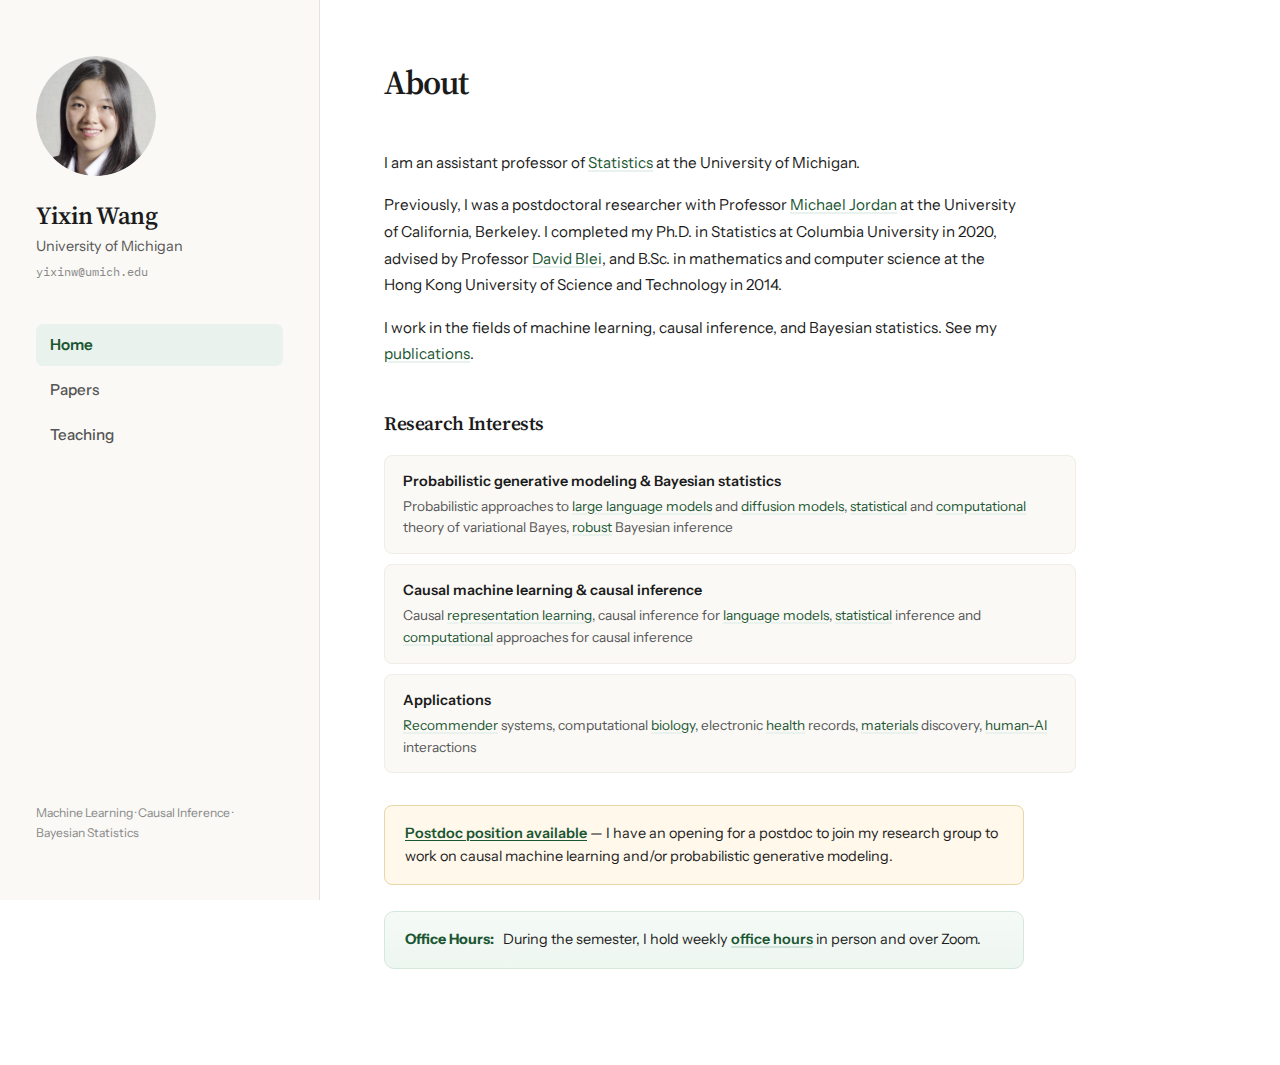
<file: index.html>
<!DOCTYPE html>
<html lang="en">
<head>
<meta charset="utf-8"/>
<meta content="width=device-width, initial-scale=1.0" name="viewport"/>
<title>Yixin Wang</title>
<link href="https://fonts.googleapis.com" rel="preconnect"/>
<link href="https://fonts.googleapis.com/css2?family=Source+Serif+4:ital,opsz,wght@0,8..60,300;0,8..60,400;0,8..60,500;0,8..60,600;1,8..60,400;1,8..60,500&amp;family=Instrument+Sans:wght@400;500;600;700&amp;family=IBM+Plex+Mono:wght@400;500&amp;display=swap" rel="stylesheet"/>
<link href="style.css" rel="stylesheet"/>
</head>
<body>
<div class="page">
<aside class="sidebar">
<img alt="Yixin Wang" class="sidebar-photo" src="https://yixinwang.github.io/img/img-profile.png"/>
<div class="sidebar-info">
<div class="sidebar-name">Yixin Wang</div>
<div class="sidebar-aff">University of Michigan</div>
<a class="sidebar-email" href="mailto:yixinw@umich.edu">yixinw@umich.edu</a>
</div>
<nav>
<a class="active" href="index.html">Home</a>
<a href="papers.html">Papers</a>
<a href="teaching.html">Teaching</a>
</nav>
<div class="sidebar-footer">Machine Learning · Causal Inference · Bayesian Statistics</div>
</aside>
<main class="main">
<h1 class="main-title">About</h1>
<div class="bio">
<p>
        I am an assistant professor of <a href="https://lsa.umich.edu/stats">Statistics</a> at the University of Michigan.
      </p>
<p>
        Previously, I was a postdoctoral researcher with Professor <a href="https://people.eecs.berkeley.edu/~jordan/">Michael Jordan</a> at the University of California, Berkeley. I completed my Ph.D. in Statistics at Columbia University in 2020, advised by Professor <a href="http://www.cs.columbia.edu/~blei/index.html">David Blei</a>, and B.Sc. in mathematics and computer science at the Hong Kong University of Science and Technology in 2014.
      </p>
<p>
        I work in the fields of machine learning, causal inference, and Bayesian statistics. See my <a href="papers.html">publications</a>.
      </p>
</div>
<h2 class="section-heading">Research Interests</h2>
<div class="interest-group">
<div class="interest-label">Probabilistic generative modeling &amp; Bayesian statistics</div>
<div class="interest-desc">
        Probabilistic approaches to <a href="https://arxiv.org/abs/2406.00131">large language models</a> and <a href="https://arxiv.org/abs/2412.13286">diffusion models</a>, <a href="https://doi.org/10.1080/01621459.2018.1473776">statistical</a> and <a href="https://arxiv.org/abs/2207.11208">computational</a> theory of variational Bayes, <a href="http://proceedings.mlr.press/v70/wang17g.html">robust</a> Bayesian inference
      </div>
</div>
<div class="interest-group">
<div class="interest-label">Causal machine learning &amp; causal inference</div>
<div class="interest-desc">
        Causal <a href="https://arxiv.org/abs/2109.03795">representation learning</a>, causal inference for <a href="https://arxiv.org/abs/2404.00207">language models</a>, <a href="https://arxiv.org/abs/2208.05949">statistical</a> inference and <a href="https://proceedings.mlr.press/v177/guo22a.html">computational</a> approaches for causal inference
      </div>
</div>
<div class="interest-group">
<div class="interest-label">Applications</div>
<div class="interest-desc">
<a href="https://dl.acm.org/doi/abs/10.1145/3383313.3412225">Recommender</a> systems, computational <a href="https://arxiv.org/abs/2202.04798">biology</a>, electronic <a href="https://arxiv.org/abs/2110.12235">health</a> records, <a href="https://arxiv.org/abs/2302.02595">materials</a> discovery, <a href="https://arxiv.org/abs/2208.07331">human-AI</a> interactions
      </div>
</div>
<div class="callout">
<strong><a href="postdoc-ad.html">Postdoc position available</a></strong> — I have an opening for a postdoc to join my research group to work on causal machine learning and/or probabilistic generative modeling.
    </div>
<p class="info-line office-hours-callout"><strong>Office Hours:</strong> During the semester, I hold weekly <a href="https://calendar.google.com/calendar/u/1?cid=Y19vcGlqcWhrZjloM2MzZHBhb2dkcGh1aHU3OEBncm91cC5jYWxlbmRhci5nb29nbGUuY29t">office hours</a> in person and over Zoom.</p>
</main>
</div>
</body>
</html>
</file>
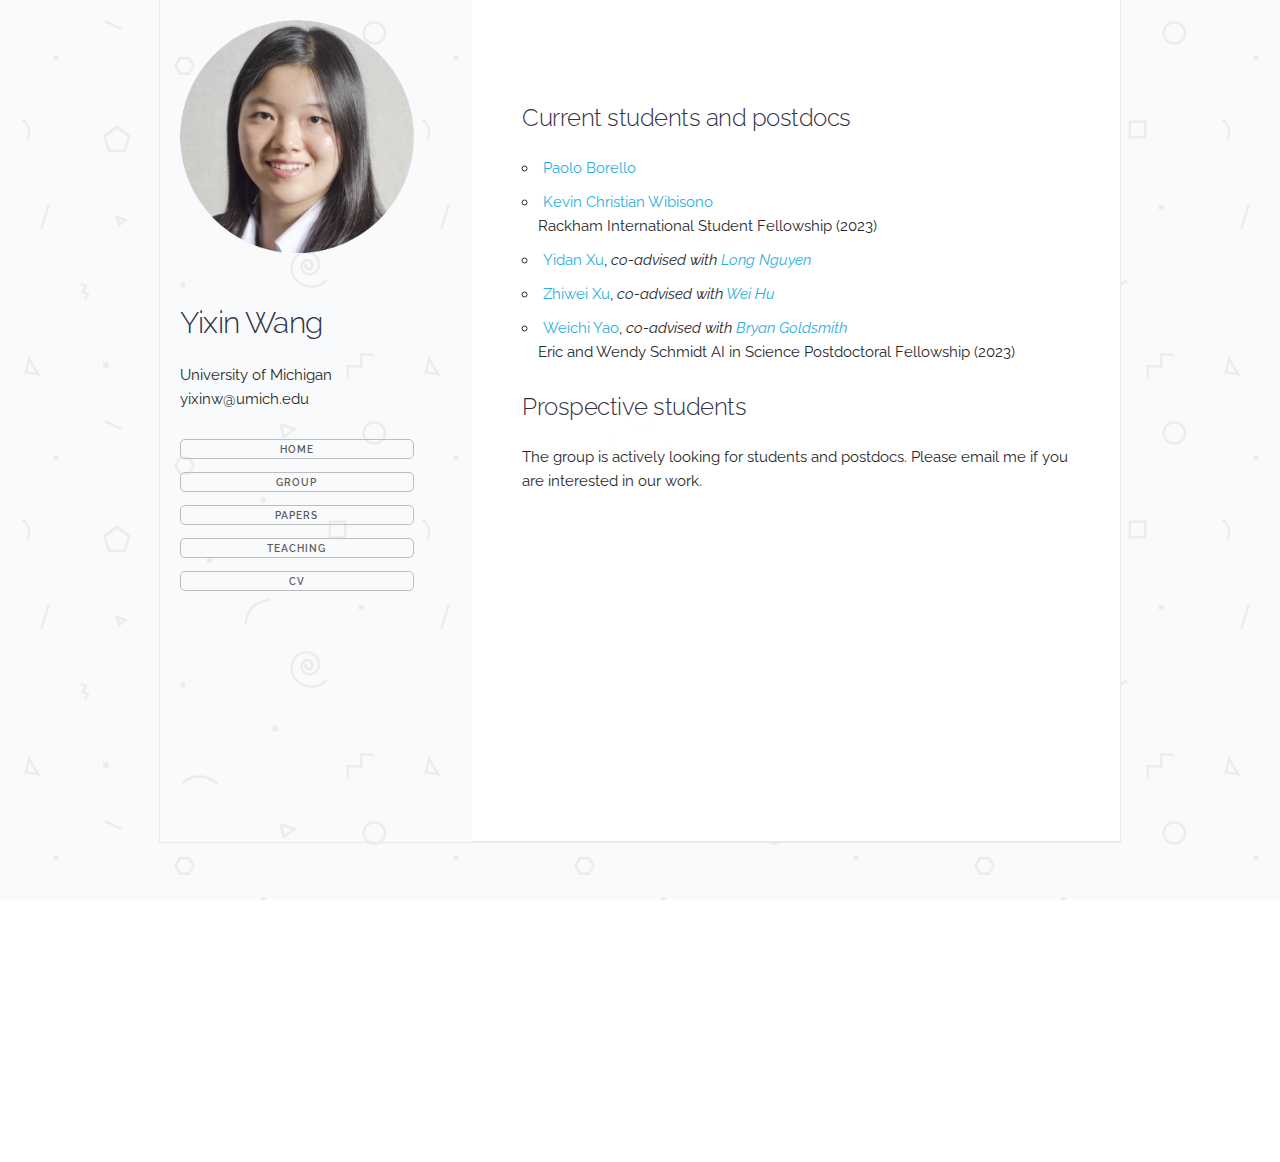
<file: group.html>
<!DOCTYPE html>
<html lang="en">
<head>
    <meta charset="utf-8">
    <meta http-equiv="X-UA-Compatible" content="IE=edge">
    <meta name="viewport" content="width=device-width, initial-scale=1">
    <!-- The above 3 meta tags *must* come first in the head; any other head content must come *after* these tags -->
    <title>Yixin Wang</title>
    <meta name="description" content="Website of Yixin Wang">
    <meta name="author" content="Yixin Wang">

    <!-- Favicon
    –––––––––––––––––––––––––––––––––––––––––––––––––– -->
    <link rel="icon" href="images/favicon.ico" type="image/x-icon" />

    <!-- FONT
    –––––––––––––––––––––––––––––––––––––––––––––––––– -->
    <link href="https://fonts.googleapis.com/css?family=Raleway:400,300,600" rel="stylesheet" type="text/css">

    <!-- font-awesome -->
    <link href="css/font-awesome.min.css" rel="stylesheet">

    <!-- Bootstrap -->
    <link href="css/bootstrap.min.css" rel="stylesheet">

    <!-- Style CSS -->
    <link href="css/style.css" rel="stylesheet">
    <link rel="stylesheet" href="css/normalize.css">
    <link rel="stylesheet" href="css/skeleton.css">


    <!-- HTML5 shim and Respond.js for IE8 support of HTML5 elements and media queries -->
    <!-- WARNING: Respond.js doesn't work if you view the page via file:// -->
    <!--[if lt IE 9]>
    <script src="https://oss.maxcdn.com/html5shiv/3.7.2/html5shiv.min.js"></script>
    <script src="https://oss.maxcdn.com/respond/1.4.2/respond.min.js"></script>
    <![endif]-->
</head>
<body id="page-top" data-spy="scroll" data-target=".navbar">
<div id="main-wrapper">
<!-- Page Preloader -->
<div id="preloader">
    <div id="status">
        <div class="status-mes"></div>
    </div>
</div>

<div class="columns-block container">
<div class="four fixedcolumns">
    <header class="header theiaStickySidebar">
        <div class="profile-img">
            <img src="img/img-profile.png" class="img-responsive" alt=""/>
        </div>
        <div class="content">
            <h4>Yixin Wang</h4>
            <!-- <span class="lead">PhD student</span> -->

            <div class="about-text">
                <p>
                    <!-- Department of Statistics -->
                    University of Michigan
                    <!-- <a href="mailto:yixin.wang@columbia.edu"> -->
                    yixinw@umich.edu
                    <!-- </a> -->
                </p>
                <p>

                </p>

                <!-- <p></p> -->
            <a class="button u-full-width" href="index.html">home</a>
            <a class="button u-full-width" href="group.html">group</a>
            <a class="button u-full-width" href="papers.html">papers</a>            
            <a class="button u-full-width" href="teaching.html">teaching</a>
            <a class="button u-full-width" href="YixinWang_CV.pdf">cv</a>
            <!-- <a class="button u-full-width" href="talks.html">talks</a> -->

                <!-- <p><img src="img/Signature.png" alt="" class="img-responsive"/></p> -->
            <!-- </div> -->


            <!-- <ul class="social-icon"> -->
<!--                 <li><a href="#"><i class="fa fa-facebook" aria-hidden="true"></i></a></li>
                <li><a href="#"><i class="fa fa-twitter" aria-hidden="true"></i></a></li> -->
                <!-- <li><a href="https://www.linkedin.com/in/yixinwangsh/"><i class="fa fa-linkedin" aria-hidden="true"></i></a></li> -->
<!--                 <li><a href="#"><i class="fa fa-slack" aria-hidden="true"></i></a></li>
                <li><a href="#"><i class="fa fa-dribbble" aria-hidden="true"></i></a></li> -->
            <!-- </ul> -->
        <!-- </div> -->

    </header>
    <!-- .header-->
</div>
<!-- .left-col-block -->


<div class="nine columns">
<div class="theiaStickySidebar">
<section class="expertise-wrapper section-wrapper gray-bg">
    <div class="container-fluid">
        <div class="row">
            <div class="col-md-12">
                <div class="section-title">
                    <p></p> <p></p>               
                    <!-- <h2>About Me</h2> -->
                </div>
            </div>
        </div>
        <!-- .row -->

        <div class="row">
            <!-- <div class="col-md-6"> -->
                <!-- <div class="expertise-item"> -->
                    <!-- <h3>Professionally drive</h3> -->
                    <p></p>



                    <h5>Current students and postdocs</h5>
                    <ul>
                        <li><a href="https://paoloborello.github.io">Paolo Borello</a>
                        </li>              
<!--                         <li><a href="https://lsa.umich.edu/stats/people/phd-students/marcbr.html">Marc Brooks</a>,  
                            <em>co-advised with <a href="https://www.ambujtewari.com">Ambuj Tewari</a></em>
                        </li>    -->             
                        <li><a href="https://k-wib.github.io">Kevin Christian Wibisono</a><br />
                            &nbsp;&nbsp;&nbsp;&nbsp;Rackham International Student Fellowship (2023)
                        </li>   
                        <li><a href="https://lsa.umich.edu/stats/people/phd-students/yidanxu.html">Yidan Xu</a>, 
                            <em>co-advised with <a href="https://dept.stat.lsa.umich.edu/~xuanlong/">Long Nguyen</a> </em>
                        </li>   
                        <li><a href="https://zhiweixx.github.io">Zhiwei Xu</a>, 
                            <em>co-advised with <a href="https://weihu.me">Wei Hu</a></em>
                        </li>   
                        <li><a href="https://midas.umich.edu/faculty-member/weichi-yao/">Weichi Yao</a>, 
                            <em>co-advised with <a href="https://cheresearch.engin.umich.edu/goldsmith/">Bryan Goldsmith</a></em><br />
                            &nbsp;&nbsp;&nbsp;&nbsp;Eric and Wendy Schmidt AI in Science Postdoctoral Fellowship (2023)
                        </li>                           
                    </ul>

                    <h5>Prospective students</h5>

                    The group is actively looking for students and postdocs. Please email me if you are interested in our work.<br /><br />



<!--                     <p>I am/was a teaching fellow at Columbia Department of Statistics for </p>
                    <ul>
                        <li>STAT W4640: Bayesian Statistics
                            <em>(Spring 2019, Spring 2016) </em>
                        </li>                        <li> STAT GR5234: Sample Surveys
                        <em>(Fall 2018, Fall 2017) </em>
                        </li>
                        <li> STAT S4001: Introduction to Probability and Statistics
                        <em>(Summer 2018) </em>
                        </li>
                        <li> STAT GR5231: Survival Analysis
                        <em>(Spring 2018) </em>
                        </li>
                        <li>STAT S4107: Statistical Inference
                            <em>(Summer 2016) </em>
                        </li>
                        <li>STAT S4105/W4105: Probability
                            <em>(Summer 2016, Fall 2014) </em>
                        </li>
                        <li>STAT S4420/W4420: Data Mining
                            <em>(Summer 2015, Fall 2015) </em>
                        </li>
                        <li>STAT W4437: Time Series Analysis
                            <em>(Spring 2015). </em>
                        </li>
                    </ul>
                    <!-- <p>I was also a coach of Theoretical Statistics for the PhD Qualifying Exam in 2016. </p> -->
 
                <!-- </div> -->
            <!-- </div> -->
        <div class="row" style="padding-bottom: 50%"> </div>
</div></section> 

<!-- <footer class="footer">
    <div class="copyright-section">
        <div class="container-fluid">
            <div class="row">
                <div class="col-md-12">
                    <div class="copytext">&copy; Resumex. All rights reserved | Design By: <a
                            href="https://themehippo.com">themehippo</a></div>
                </div>
            </div>
    </div>
</footer> -->
<!-- .footer -->
</div>
<!-- Sticky -->
</div>
<!-- .right-col-block -->
</div>
<!-- .columns-block -->
<div class="row" style="padding-bottom: 25%"> </div>
</div>
<!-- #main-wrapper -->

<!-- jquery -->
<script src="js/jquery-2.1.4.min.js"></script>

<!-- Bootstrap -->
<script src="js/bootstrap.min.js"></script>
<script src="js/theia-sticky-sidebar.js"></script>
<script src="js/scripts.js"></script>
</body>
</html>
</file>
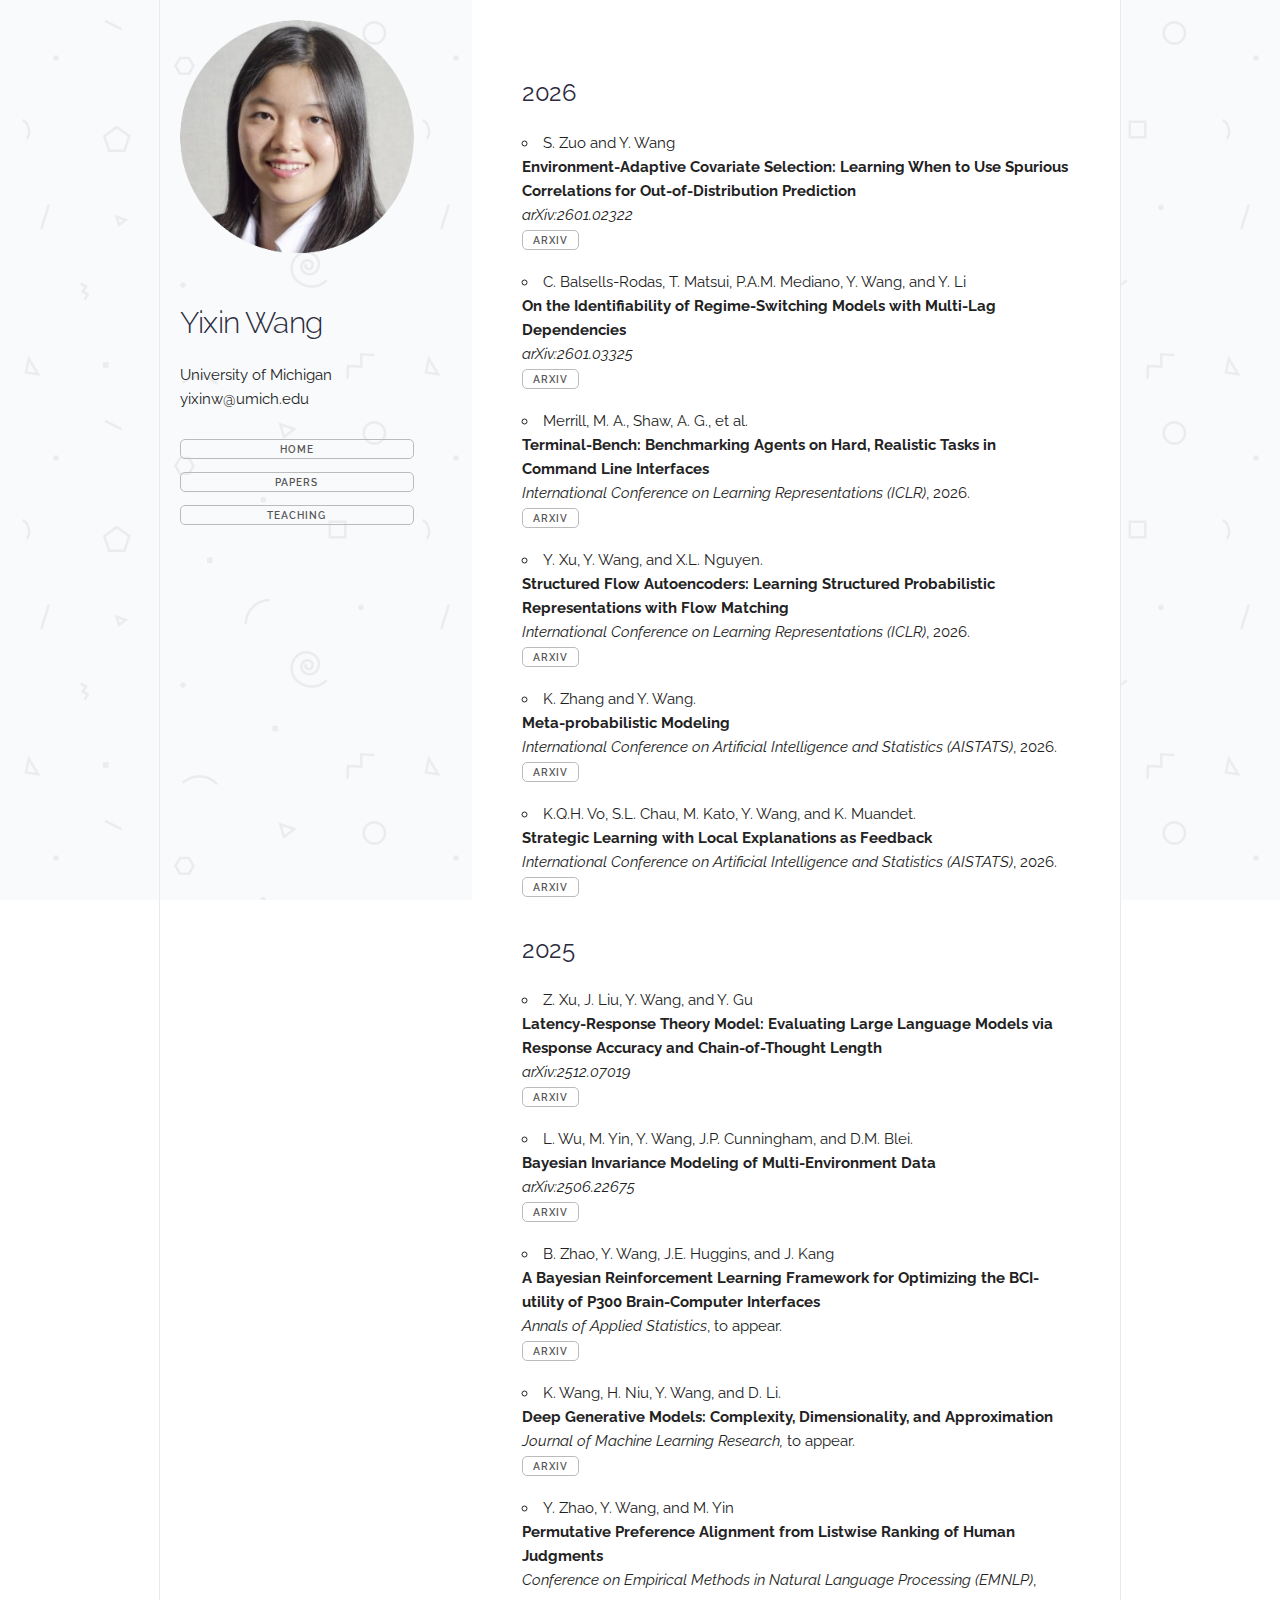
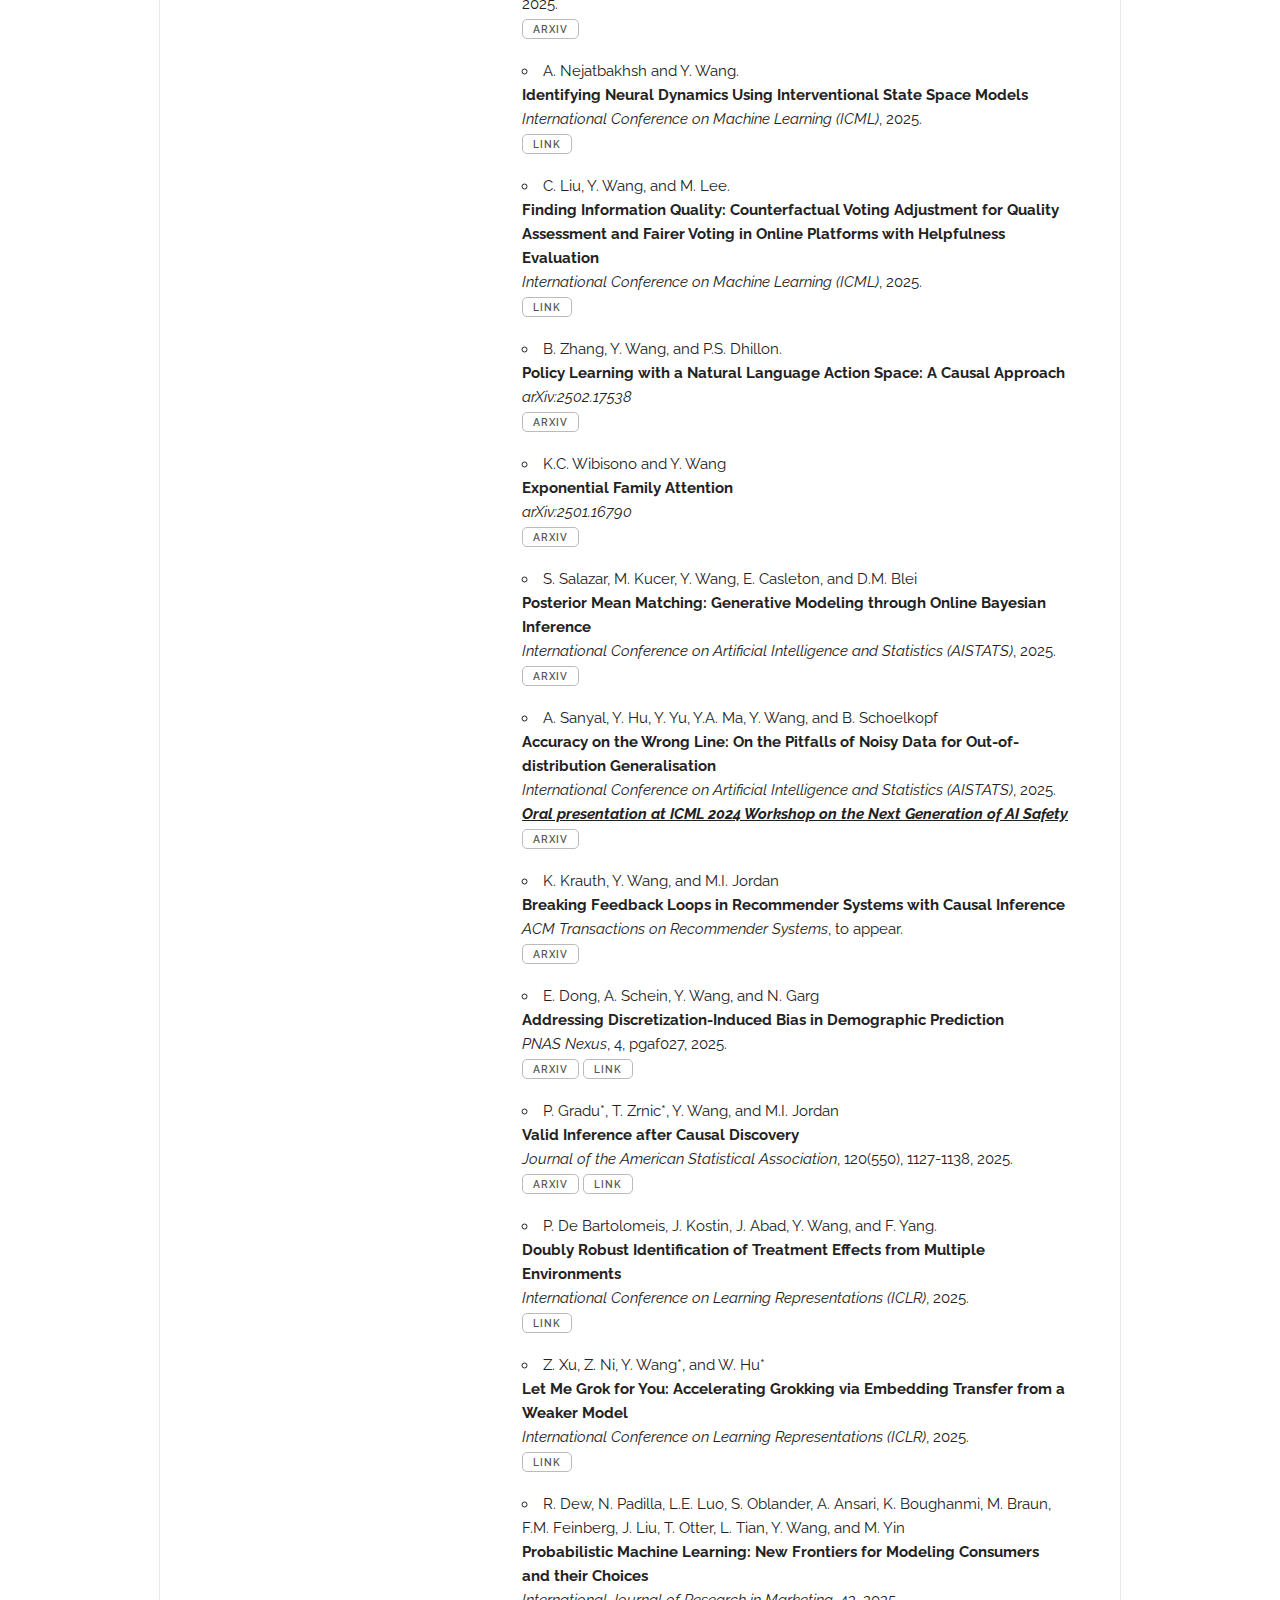
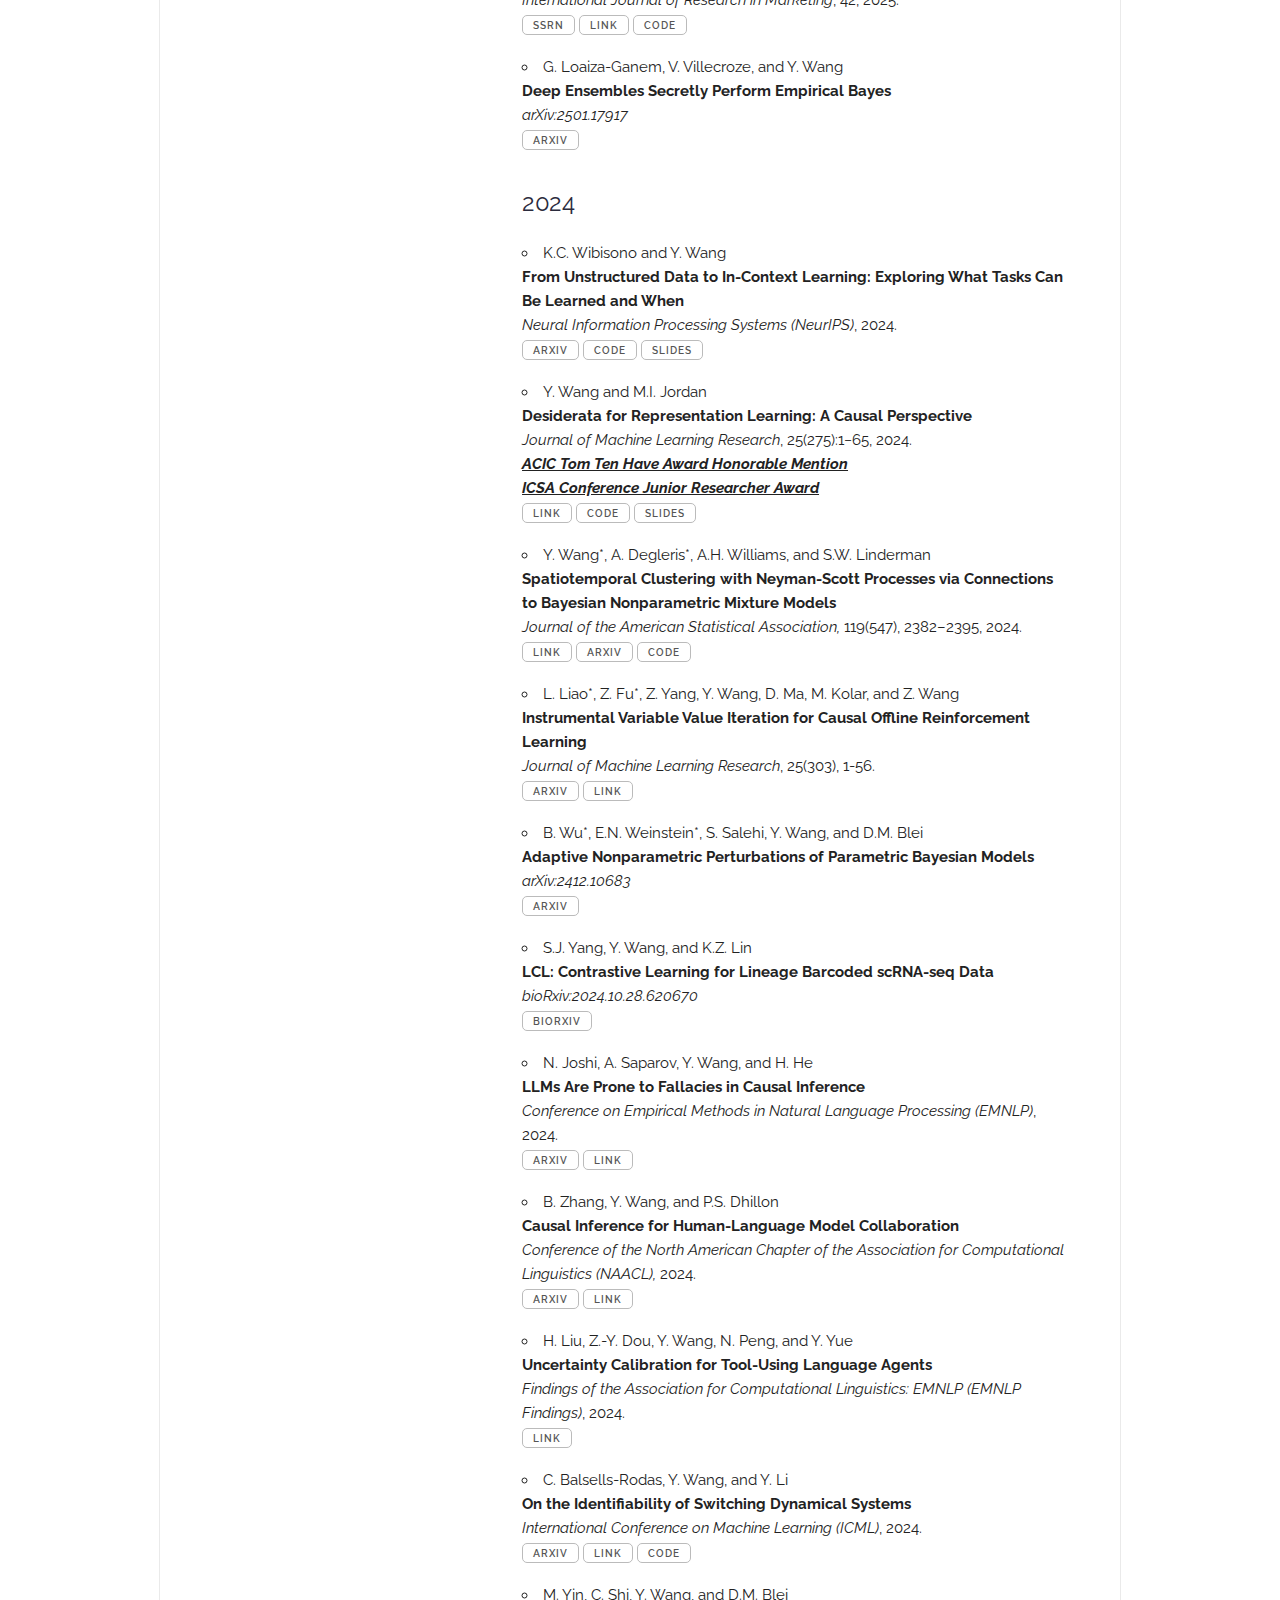
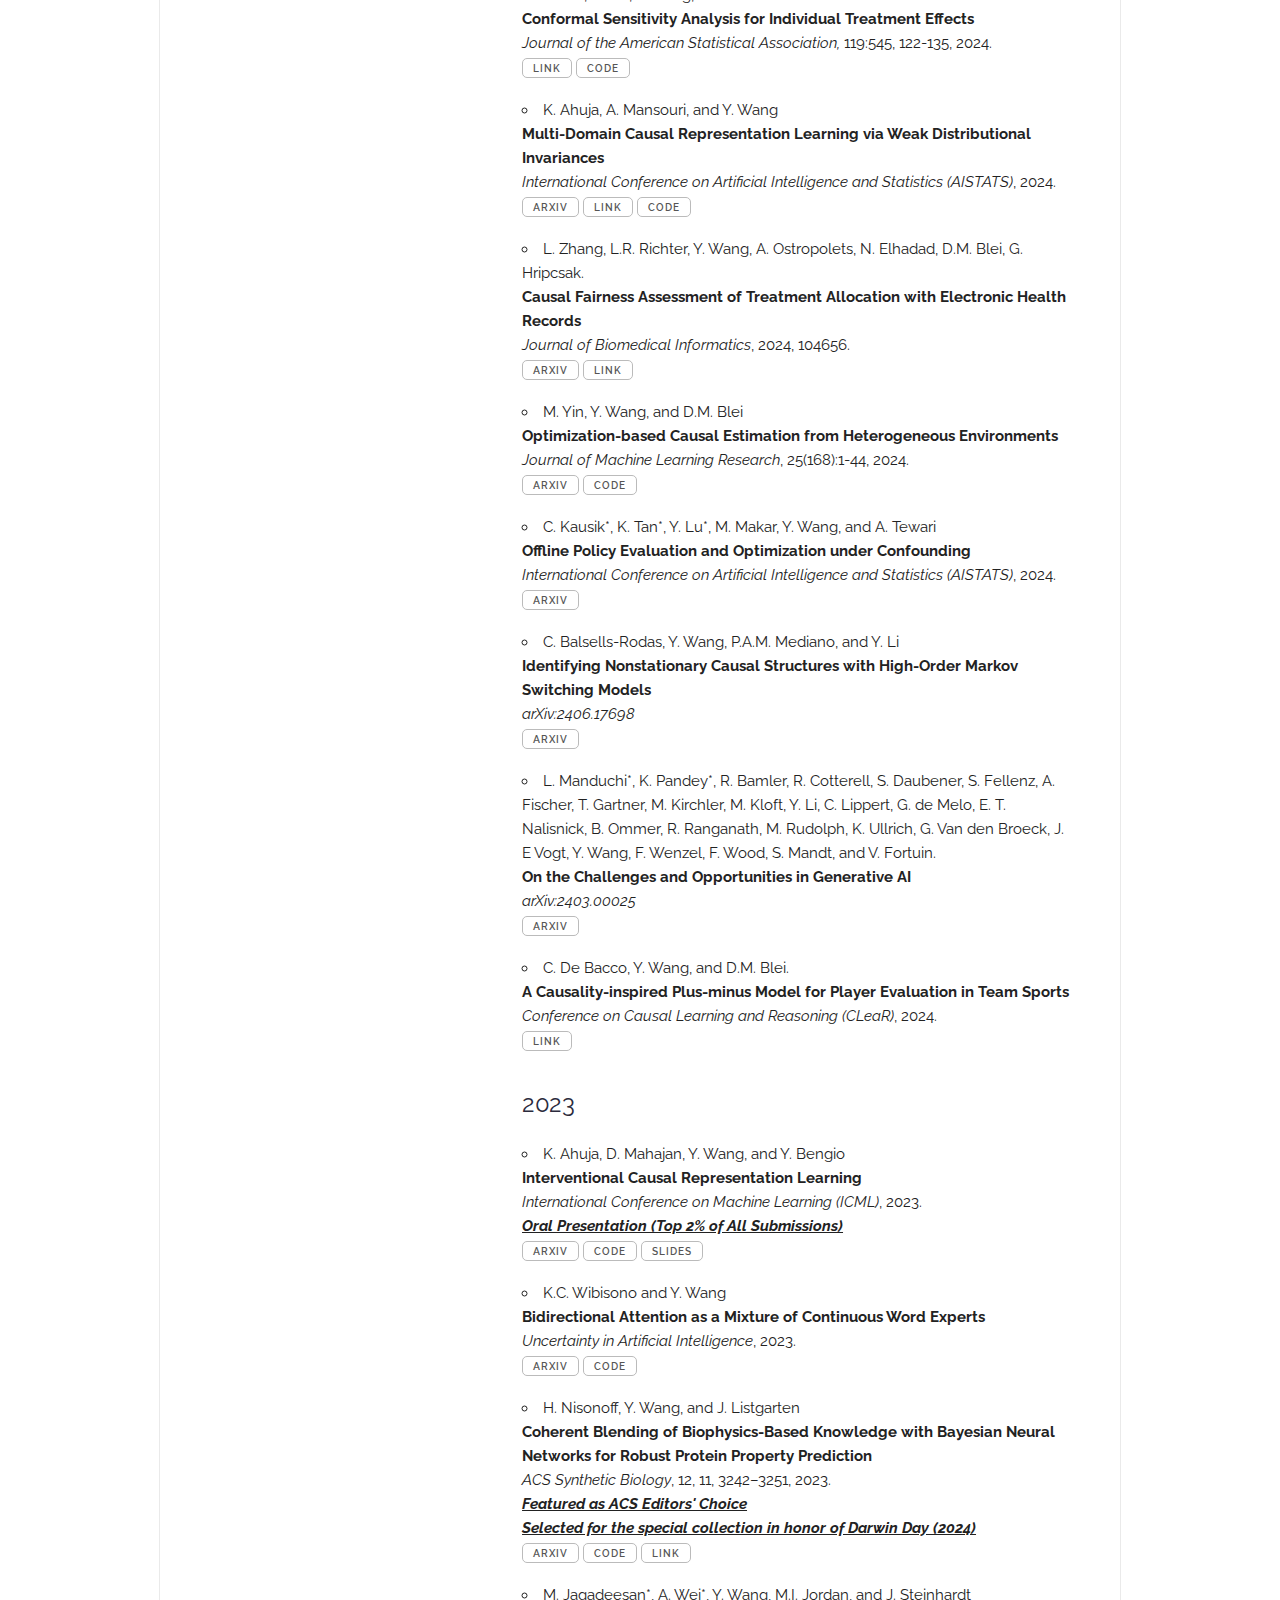
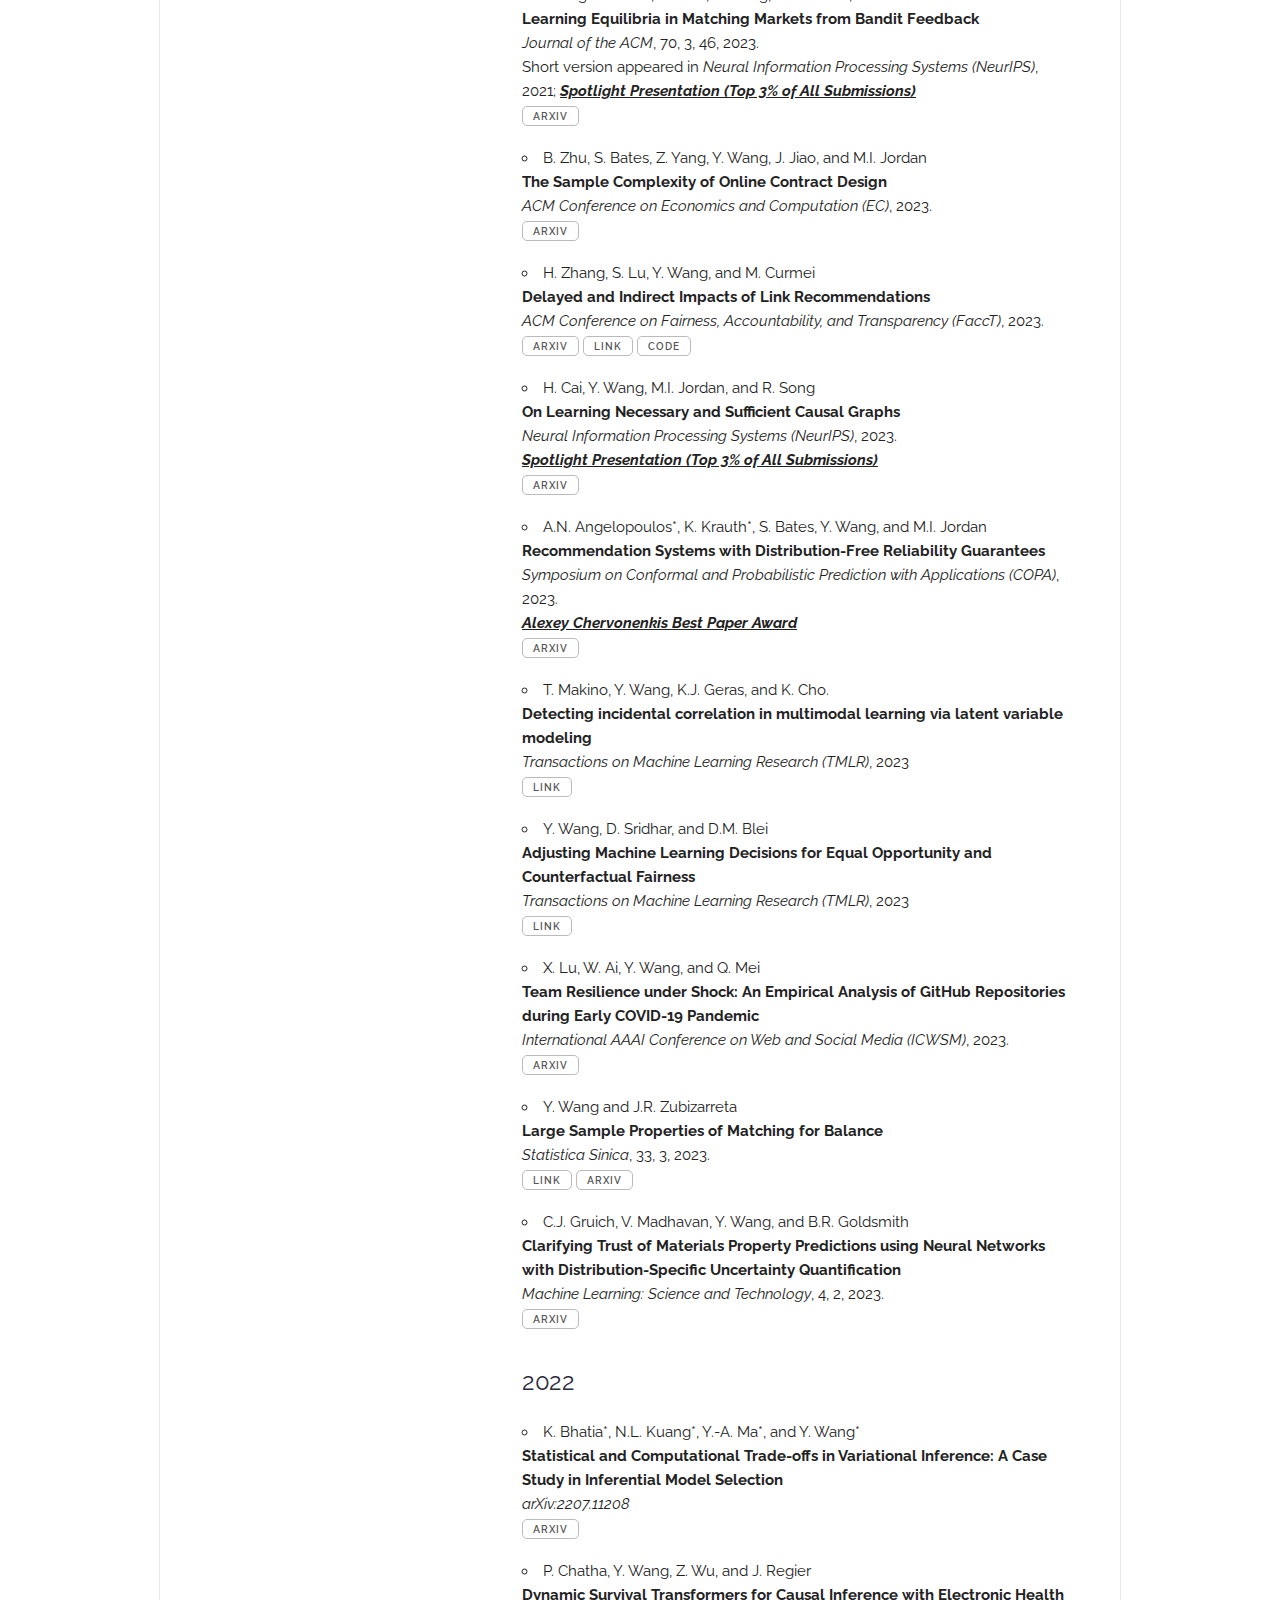
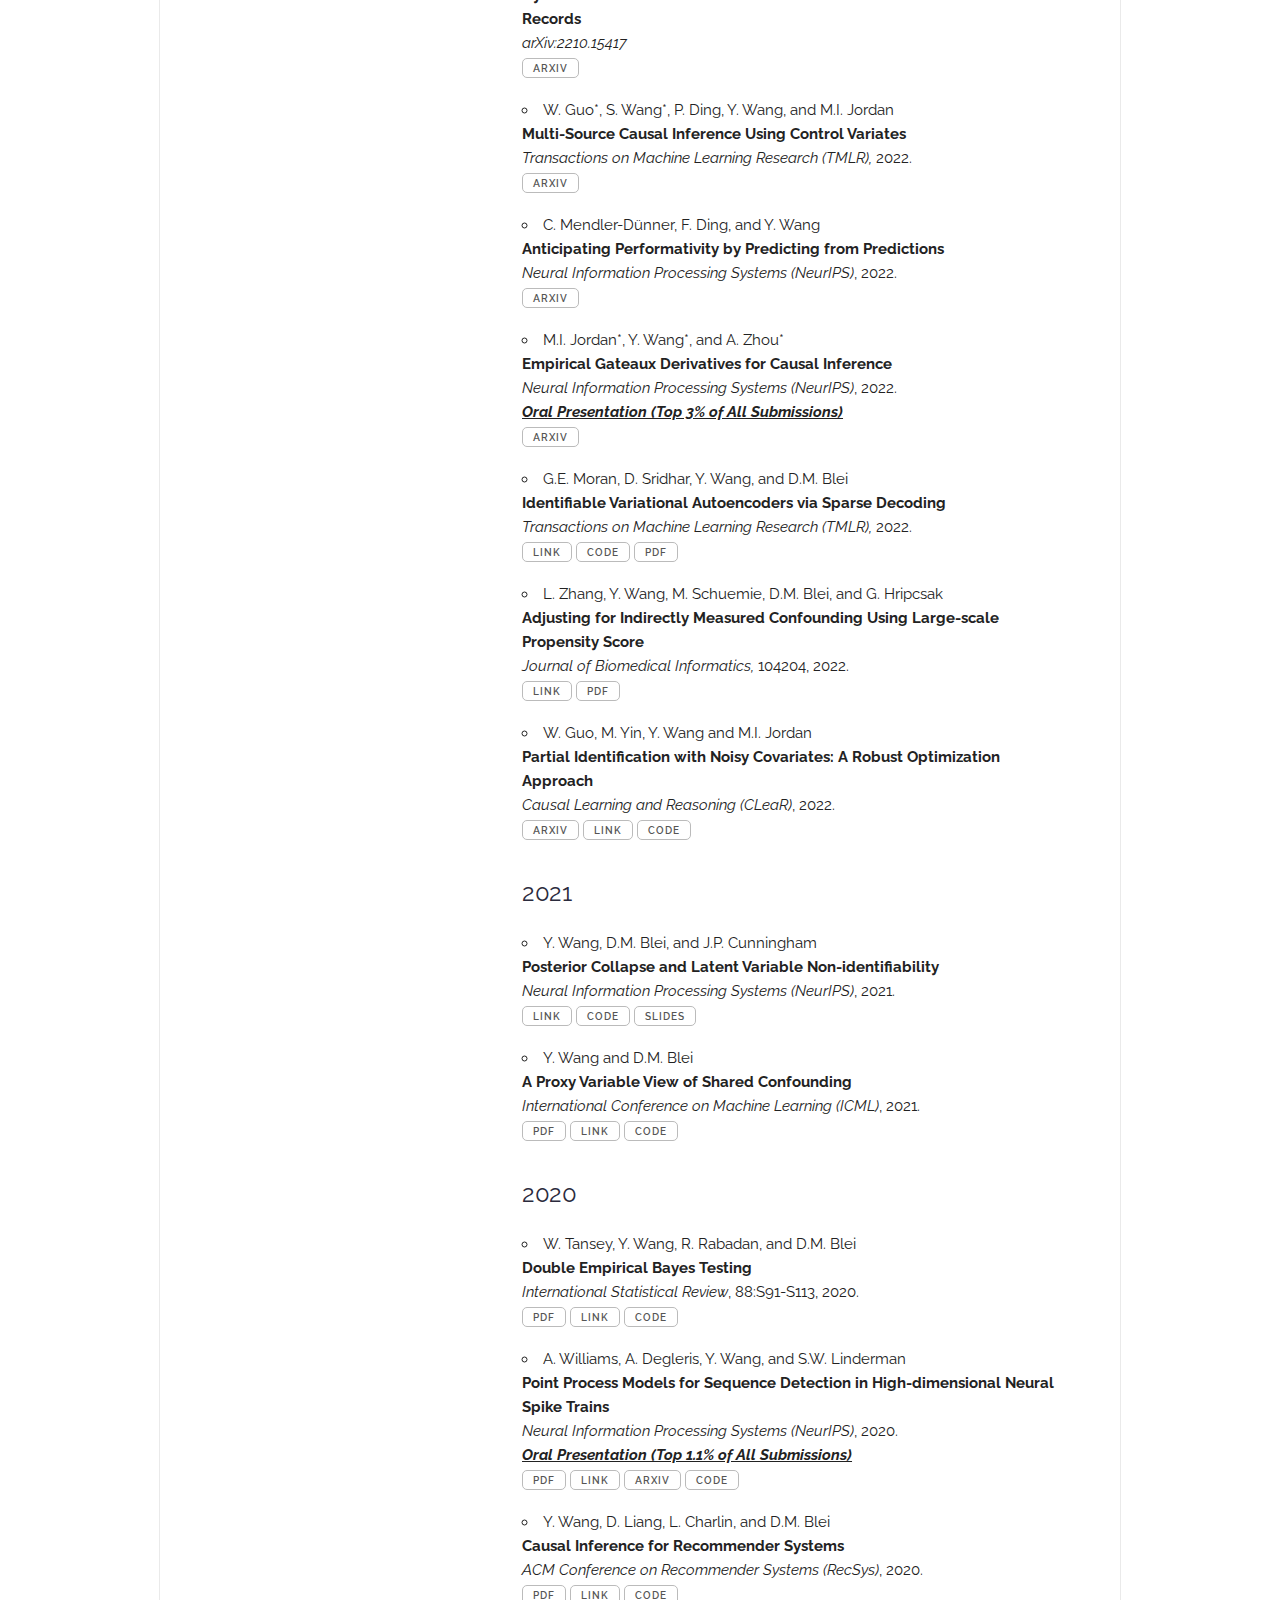
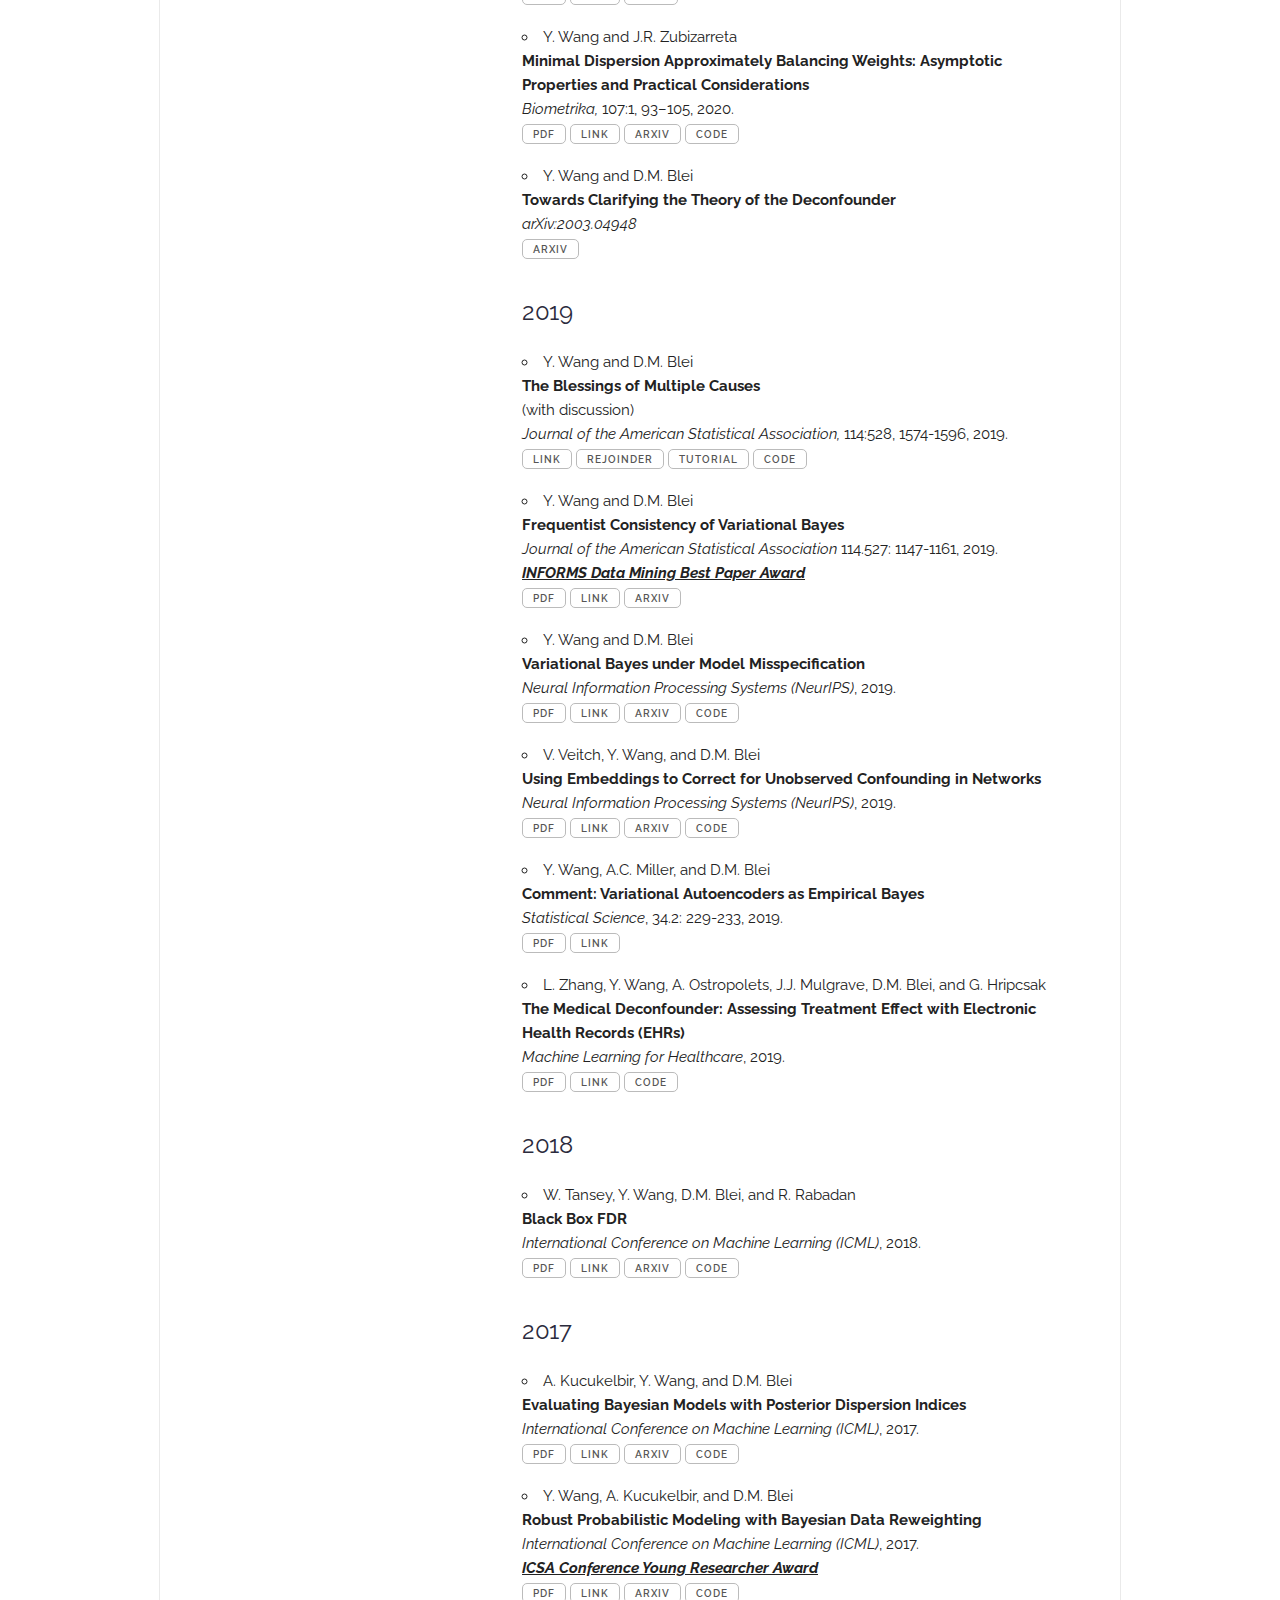
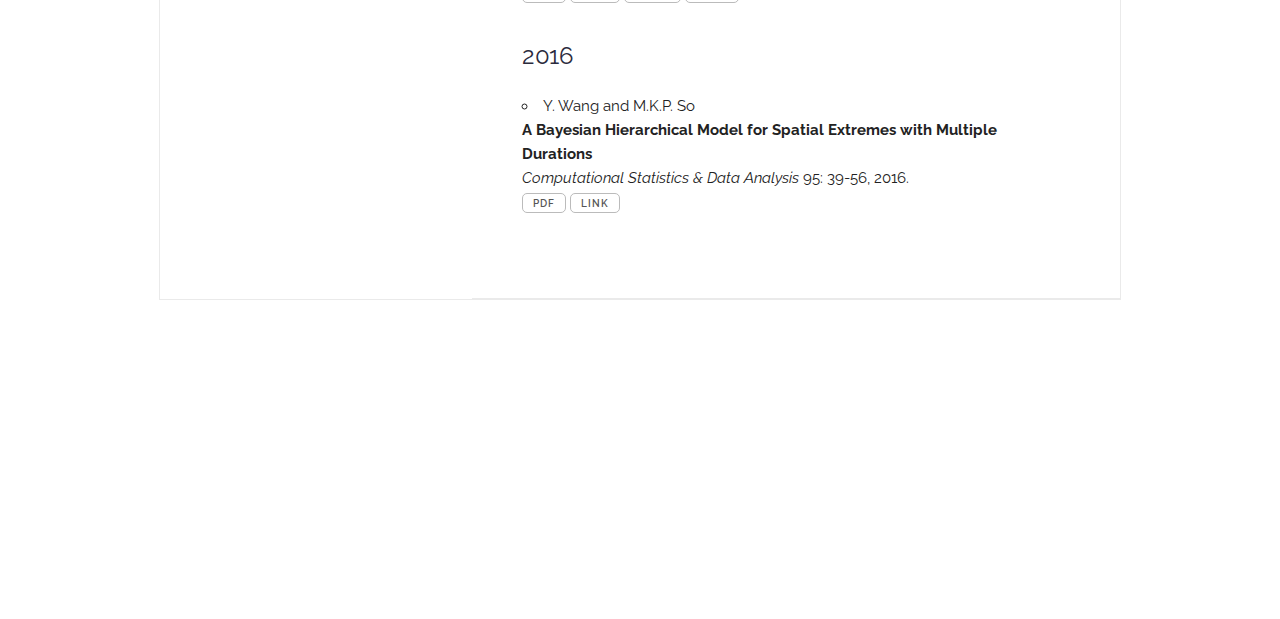
<file: papers.html>
<!DOCTYPE html>
<html lang="en">
<head>
    <meta charset="utf-8">
    <meta http-equiv="X-UA-Compatible" content="IE=edge">
    <meta name="viewport" content="width=device-width, initial-scale=1">
    <!-- The above 3 meta tags *must* come first in the head; any other head content must come *after* these tags -->
    <title>Yixin Wang</title>
    <meta name="description" content="Website of Yixin Wang">
    <meta name="author" content="Yixin Wang">

    <!-- Favicon
    –––––––––––––––––––––––––––––––––––––––––––––––––– -->
    <link rel="icon" href="images/favicon.ico" type="image/x-icon" />

    <!-- FONT
    –––––––––––––––––––––––––––––––––––––––––––––––––– -->
    <link href="https://fonts.googleapis.com/css?family=Raleway:400,300,600" rel="stylesheet" type="text/css">

    <!-- font-awesome -->
    <link href="css/font-awesome.min.css" rel="stylesheet">

    <!-- Bootstrap -->
    <link href="css/bootstrap.min.css" rel="stylesheet">

    <!-- Style CSS -->
    <link href="css/style.css" rel="stylesheet">
    <link rel="stylesheet" href="css/normalize.css">
    <link rel="stylesheet" href="css/skeleton.css">
    <script type="text/javascript" src="http://cdn.mathjax.org/mathjax/latest/MathJax.js?config=TeX-AMS-MML_HTMLorMML"></script>

    <!-- HTML5 shim and Respond.js for IE8 support of HTML5 elements and media queries -->
    <!-- WARNING: Respond.js doesn't work if you view the page via file:// -->
    <!--[if lt IE 9]>
    <script src="https://oss.maxcdn.com/html5shiv/3.7.2/html5shiv.min.js"></script>
    <script src="https://oss.maxcdn.com/respond/1.4.2/respond.min.js"></script>
    <![endif]-->
</head>
<body id="page-top" data-spy="scroll" data-target=".navbar">
<div id="main-wrapper">
<!-- Page Preloader -->
<div id="preloader">
    <div id="status">
        <div class="status-mes"></div>
    </div>
</div>

<div class="columns-block container">
<div class="four fixedcolumns">
    <header class="header theiaStickySidebar">
        <div class="profile-img">
            <img src="img/img-profile.png" class="img-responsive" alt=""/>
        </div>
        <div class="content">
            <h4>Yixin Wang</h4>

            <div class="about-text">
                <p>
                    <!-- Department of Statistics -->
                    University of Michigan
                    <!-- <a href="mailto:yixin.wang@columbia.edu"> -->
                    yixinw@umich.edu
                    <!-- </a> -->
                </p>

            <a class="button u-full-width" href="index.html">home</a>
            <!-- <a class="button u-full-width" href="group.html">group</a> -->
            <a class="button u-full-width" href="papers.html">papers</a>            
            <a class="button u-full-width" href="teaching.html">teaching</a>
            <!-- <a class="button u-full-width" href="YixinWang_CV.pdf">cv</a> -->
    </header>
    <!-- .header-->
</div>
<!-- .left-col-block -->


<div class="nine columns">
<div class="theiaStickySidebar">
<section class="expertise-wrapper section-wrapper gray-bg">
    <div class="container-fluid">
        <div class="row">
            <div class="col-md-12">
                <div class="section-title">
                    <p></p> <p></p>               
                </div>
            </div>
        </div>
        <div class="row">
                    <h5><b>2026</b></h5>
                    <ul>  
                        <li>
                            S. Zuo and Y. Wang<br />
                            <b>Environment-Adaptive Covariate Selection: Learning When to Use Spurious Correlations for Out-of-Distribution Prediction</b><br />
                            <em>arXiv:2601.02322</em>
                            <!-- &nbsp; -->
                            <br />
                            <a class="button button-inline" href="https://arxiv.org/abs/2601.02322">arxiv</a>
                            <!-- <a class="button button-inline" href="https://github.com/lindermanlab/NeymanScottProcesses.jl">code</a>  -->
                            <!-- <a class="button button-inline" href="papers/causal-rep-slides-public.pdf">slides</a>  -->
                        </li>
                        <li>
                            C. Balsells-Rodas, T. Matsui, P.A.M. Mediano, Y. Wang, and Y. Li<br />
                            <b>On the Identifiability of Regime-Switching Models with Multi-Lag Dependencies</b><br />
                            <em>arXiv:2601.03325</em>
                            <!-- &nbsp; -->
                            <br />
                            <a class="button button-inline" href="https://arxiv.org/abs/2601.03325">arxiv</a>
                            <!-- <a class="button button-inline" href="https://github.com/lindermanlab/NeymanScottProcesses.jl">code</a>  -->
                            <!-- <a class="button button-inline" href="papers/causal-rep-slides-public.pdf">slides</a>  -->
                        </li>                        
                        <li>
                            Merrill, M. A., Shaw, A. G., et al.<br />
                            <b>Terminal-Bench: Benchmarking Agents on Hard, Realistic Tasks in Command Line Interfaces</b><br />
                            <em>International Conference on Learning Representations (ICLR)</em>, 2026.
                            <!-- &nbsp; -->
                            <br />
                            <a class="button button-inline" href="https://arxiv.org/abs/2601.11868">arxiv</a>
                            <!-- <a class="button button-inline" href="https://github.com/lindermanlab/NeymanScottProcesses.jl">code</a>  -->
                            <!-- <a class="button button-inline" href="papers/causal-rep-slides-public.pdf">slides</a>  -->
                        </li>                        
                        <li>
                            Y. Xu, Y. Wang, and X.L. Nguyen.<br />
                            <b>Structured Flow Autoencoders: Learning Structured Probabilistic Representations with Flow Matching</b><br />
                            <em>International Conference on Learning Representations (ICLR)</em>, 2026.
                            <!-- &nbsp; -->
                            <br />
                            <a class="button button-inline" href="https://arxiv.org/abs/2601.04462">arxiv</a>
                            <!-- <a class="button button-inline" href="https://github.com/lindermanlab/NeymanScottProcesses.jl">code</a>  -->
                            <!-- <a class="button button-inline" href="papers/causal-rep-slides-public.pdf">slides</a>  -->
                        </li>
                        <li>
                            K. Zhang and Y. Wang.<br />
                            <b>Meta-probabilistic Modeling</b><br />
                            <em>International Conference on Artificial Intelligence and Statistics (AISTATS)</em>, 2026.
                            <!-- &nbsp; -->
                            <br />
                            <a class="button button-inline" href="https://arxiv.org/abs/2601.04462">arxiv</a>
                            <!-- <a class="button button-inline" href="https://github.com/lindermanlab/NeymanScottProcesses.jl">code</a>  -->
                            <!-- <a class="button button-inline" href="papers/causal-rep-slides-public.pdf">slides</a>  -->
                        </li>                          
                        <li>
                            K.Q.H. Vo, S.L. Chau, M. Kato, Y. Wang, and K. Muandet.<br />
                            <b>Strategic Learning with Local Explanations as Feedback</b><br />
                            <em>International Conference on Artificial Intelligence and Statistics (AISTATS)</em>, 2026.
                            <!-- &nbsp; -->
                            <br />
                            <a class="button button-inline" href="https://arxiv.org/abs/2502.04058">arxiv</a>
                            <!-- <a class="button button-inline" href="https://github.com/lindermanlab/NeymanScottProcesses.jl">code</a>  -->
                            <!-- <a class="button button-inline" href="papers/causal-rep-slides-public.pdf">slides</a>  -->
                        </li> 
                    </ul>       
                    <h5><b>2025</b></h5>
                    <ul>     
                        <li>
                            Z. Xu, J. Liu, Y. Wang, and Y. Gu<br />
                            <b>Latency-Response Theory Model: Evaluating Large Language Models via Response Accuracy and Chain-of-Thought Length</b><br />
                            <em>arXiv:2512.07019</em>
                            <!-- &nbsp; -->
                            <br />
                            <a class="button button-inline" href="https://arxiv.org/abs/2502.04058">arxiv</a>
                            <!-- <a class="button button-inline" href="https://github.com/lindermanlab/NeymanScottProcesses.jl">code</a>  -->
                            <!-- <a class="button button-inline" href="papers/causal-rep-slides-public.pdf">slides</a>  -->
                        </li>
                        <li>
                            L. Wu, M. Yin, Y. Wang, J.P. Cunningham, and D.M. Blei. <br />
                               <b>Bayesian Invariance Modeling of Multi-Environment Data</b><br />
                            <em>arXiv:2506.22675</em>
                            <!-- &nbsp; -->
                            <br />
                            <a class="button button-inline" href="https://arxiv.org/abs/2506.22675">arxiv</a>
                            <!-- <a class="button button-inline" href="https://github.com/lindermanlab/NeymanScottProcesses.jl">code</a>  -->
                            <!-- <a class="button button-inline" href="papers/causal-rep-slides-public.pdf">slides</a>  -->
                        </li>
                        <li>
                            B. Zhao, Y. Wang, J.E. Huggins, and J. Kang <br />
                            <b>A Bayesian Reinforcement Learning Framework for Optimizing the BCI-utility of P300 Brain-Computer Interfaces</b><br />
                            <em>Annals of Applied Statistics</em>, to appear.
                            <!-- &nbsp; -->
                            <br />
                            <a class="button button-inline" href="https://arxiv.org/abs/2506.22675">arxiv</a>
                            <!-- <a class="button button-inline" href="https://github.com/lindermanlab/NeymanScottProcesses.jl">code</a>  -->
                            <!-- <a class="button button-inline" href="papers/causal-rep-slides-public.pdf">slides</a>  -->
                        </li>                            
                        <li>
                            K. Wang, H. Niu, Y. Wang, and D. Li.<br />
                            <b>Deep Generative Models: Complexity, Dimensionality, and Approximation</b><br />
                            <em>Journal of Machine Learning Research,</em> to appear.
                            <!-- <em>arXiv:2504.00820</em> -->
                            <!-- &nbsp; -->
                            <br />
                            <a class="button button-inline" href="https://arxiv.org/abs/2504.00820">arxiv</a>
                            <!-- <a class="button button-inline" href="https://github.com/lindermanlab/NeymanScottProcesses.jl">code</a>  -->
                            <!-- <a class="button button-inline" href="papers/causal-rep-slides-public.pdf">slides</a>  -->
                        </li>     
                        <li>
                            Y. Zhao, Y. Wang, and M. Yin<br />
                            <b>Permutative Preference Alignment from Listwise Ranking of Human Judgments</b><br />
                            <!-- <em>arXiv:2410.04346</em> -->
                            <em>Conference on Empirical Methods in Natural Language Processing (EMNLP)</em>, 2025.
                            &nbsp;
                            <br />                    
                            <a class="button button-inline" href="https://arxiv.org/abs/2410.04346">arxiv</a>
                            <!-- <a class="button button-inline" href="https://www.sciencedirect.com/science/article/pii/S0167811624000995">link</a> -->
                            <!-- <a class="button button-inline" href="https://rtdew1.github.io/code_appendix.html">code</a> -->
                        </li>                             
                        <li>
                            A. Nejatbakhsh and Y. Wang.<br />
                               <b>Identifying Neural Dynamics Using
                               Interventional State Space
                               Models</b><br />
                            <em>International Conference on Machine Learning (ICML)</em>, 2025.
                            <!-- &nbsp; -->
                            <br />
                            <a class="button button-inline" href="https://openreview.net/forum?id=n7qKt6gjl9">link</a>
                            <!-- <a class="button button-inline" href="https://github.com/lindermanlab/NeymanScottProcesses.jl">code</a>  -->
                            <!-- <a class="button button-inline" href="papers/causal-rep-slides-public.pdf">slides</a>  -->
                        </li>   
                        <li>
                            C. Liu, Y. Wang, and M. Lee.<br />
                            <b>Finding Information Quality: Counterfactual Voting Adjustment for Quality Assessment and Fairer Voting in Online Platforms with Helpfulness Evaluation</b><br />
                            <em>International Conference on Machine Learning (ICML)</em>, 2025.
                            <!-- &nbsp; -->
                            <br />
                            <a class="button button-inline" href="https://openreview.net/forum?id=i17GUNGzVq">link</a>
                            <!-- <a class="button button-inline" href="https://github.com/lindermanlab/NeymanScottProcesses.jl">code</a>  -->
                            <!-- <a class="button button-inline" href="papers/causal-rep-slides-public.pdf">slides</a>  -->
                        </li>
                        <li>
                            B. Zhang, Y. Wang, and P.S. Dhillon.<br />
                            <b>Policy Learning with a Natural Language Action Space: A Causal Approach</b><br />
                            <em>arXiv:2502.17538</em>
                            <!-- &nbsp; -->
                            <br />
                            <a class="button button-inline" href="https://arxiv.org/abs/2502.17538">arxiv</a>
                            <!-- <a class="button button-inline" href="https://github.com/lindermanlab/NeymanScottProcesses.jl">code</a>  -->
                            <!-- <a class="button button-inline" href="papers/causal-rep-slides-public.pdf">slides</a>  -->
                        </li>               
                        <li>
                            K.C. Wibisono and Y. Wang<br />
                            <b>Exponential Family Attention</b><br />
                            <em>arXiv:2501.16790</em>
                            <!-- &nbsp; -->
                            <br />
                            <a class="button button-inline" href="https://arxiv.org/abs/2501.16790">arxiv</a>
                            <!-- <a class="button button-inline" href="https://github.com/lindermanlab/NeymanScottProcesses.jl">code</a>  -->
                            <!-- <a class="button button-inline" href="papers/causal-rep-slides-public.pdf">slides</a>  -->
                        </li>                           
                        <li>
                            S. Salazar, M. Kucer, Y. Wang, E. Casleton, and D.M. Blei<br />
                            <b>Posterior Mean Matching: Generative Modeling through Online Bayesian Inference</b><br />
                            <em>International Conference on Artificial Intelligence and Statistics (AISTATS)</em>, 2025.
                            <!-- <em>arXiv:2412.13286</em> -->
                            <!-- &nbsp; -->
                            <br />
                            <a class="button button-inline" href="https://arxiv.org/abs/2412.13286">arxiv</a>
                            <!-- <a class="button button-inline" href="https://github.com/lindermanlab/NeymanScottProcesses.jl">code</a>  -->
                            <!-- <a class="button button-inline" href="papers/causal-rep-slides-public.pdf">slides</a>  -->
                        </li>                            
                        <li>
                            A. Sanyal, Y. Hu, Y. Yu, Y.A. Ma, Y. Wang, and B. Schoelkopf<br />
                            <b>Accuracy on the Wrong Line: On the Pitfalls of Noisy Data for Out-of-distribution Generalisation</b><br />
                            <em>International Conference on Artificial Intelligence and Statistics (AISTATS)</em>, 2025.
                            <!-- <em>arXiv:2406.19049</em> -->
                            <br />
                            <u><em><b>Oral presentation at ICML 2024 Workshop on the Next Generation of AI Safety</b></em></u><br />
                            <a class="button button-inline" href="https://arxiv.org/abs/2406.19049">arxiv</a>
                            <!-- <a class="button button-inline" href="https://doi.org/10.1080/01621459.2022.2102503">link</a> -->
                            <!-- <a class="button button-inline" href="https://github.com/mingzhang-yin/Conformal-sensitivity-analysis">code</a>  -->
                        </li>
                        <li>
                            K. Krauth, Y. Wang, and M.I. Jordan<br />
                            <b>Breaking Feedback Loops in Recommender Systems with Causal Inference</b><br />
                            <em>ACM Transactions on Recommender Systems</em>, to appear.
                            &nbsp;
                            <br />
                            <a class="button button-inline" href="https://arxiv.org/abs/2207.01616">arxiv</a>
                            <!-- <a class="button button-inline" href="https://github.com/lindermanlab/NeymanScottProcesses.jl">code</a>  -->
                            <!-- <a class="button button-inline" href="papers/causal-rep-slides-public.pdf">slides</a>  -->
                        </li>
                        <li>
                            E. Dong, A. Schein, Y. Wang, and N. Garg<br />
                            <b>Addressing Discretization-Induced Bias in Demographic Prediction</b><br />
                            <!-- <em>arXiv:2405.16762</em> -->
                            <em>PNAS Nexus</em>, 4, pgaf027, 2025.
                            &nbsp;
                            <br />
                            <a class="button button-inline" href="https://arxiv.org/abs/2405.16762 ">arxiv</a>
                            <a class="button button-inline" href="https://academic.oup.com/pnasnexus/article/doi/10.1093/pnasnexus/pgaf027/7990337?guestAccessKey=45fe574f-2ba9-450c-a61f-a1fd81231d0b&login=false">link</a>
                            <!-- <a class="button button-inline" href="https://github.com/mingzhang-yin/Conformal-sensitivity-analysis">code</a>  -->
                        </li>    
                        <li>
                            P. Gradu*, T. Zrnic*, Y. Wang, and M.I. Jordan<br />
                            <b>Valid Inference after Causal Discovery</b><br />
                            <em>Journal of the American Statistical Association</em>, 120(550), 1127-1138, 2025.
                            <!-- <em>arXiv:2208.05949</em> -->
                            <!-- &nbsp; -->
                            <br />
                            <a class="button button-inline" href="https://arxiv.org/abs/2208.05949">arxiv</a>
                            <a class="button button-inline" href="https://doi.org/10.1080/01621459.2024.2402089">link</a> 
                            <!-- <a class="button button-inline" href="papers/causal-rep-slides-public.pdf">slides</a>  -->
                        </li>      
                        <li>
                            P. De Bartolomeis, J. Kostin, J. Abad, Y. Wang, and F. Yang.<br />
                            <b>Doubly Robust Identification of Treatment Effects from Multiple Environments</b><br />
                            <em>International Conference on Learning Representations (ICLR)</em>, 2025.
                            &nbsp;
                            <br />                    
                            <a class="button button-inline" href="https://openreview.net/forum?id=9vTAkJ9Tik">link</a>
                            <!-- <a class="button button-inline" href="https://www.sciencedirect.com/science/article/pii/S0167811624000995">link</a> -->
                            <!-- <a class="button button-inline" href="https://rtdew1.github.io/code_appendix.html">code</a> -->
                        </li>                             
                        <li>
                            Z. Xu, Z. Ni, Y. Wang*, and W. Hu*<br />
                            <b>Let Me Grok for You: Accelerating Grokking via Embedding Transfer from a Weaker Model</b><br />
                            <em>International Conference on Learning Representations (ICLR)</em>, 2025.
                            &nbsp;
                            <br />                    
                            <a class="button button-inline" href="https://openreview.net/forum?id=4rEI2JdHH6">link</a>
                            <!-- <a class="button button-inline" href="https://www.sciencedirect.com/science/article/pii/S0167811624000995">link</a> -->
                            <!-- <a class="button button-inline" href="https://rtdew1.github.io/code_appendix.html">code</a> -->
                        </li>   
                        <li>
                            R. Dew, N. Padilla, L.E. Luo, S. Oblander, A. Ansari, K. Boughanmi, M. Braun, F.M. Feinberg, J. Liu, T. Otter, L. Tian, Y. Wang, and M. Yin<br />
                            <b>Probabilistic Machine Learning: New Frontiers for Modeling Consumers and their Choices</b><br />
                            <em>International Journal of Research in Marketing</em>, 42, 2025.
                            &nbsp;
                            <br />                    
                            <a class="button button-inline" href="https://papers.ssrn.com/sol3/papers.cfm?abstract_id=4790799">SSRN</a>
                            <a class="button button-inline" href="https://www.sciencedirect.com/science/article/pii/S0167811624000995">link</a>
                            <a class="button button-inline" href="https://rtdew1.github.io/code_appendix.html">code</a>
                        </li> 
                        <li>
                            G. Loaiza-Ganem, V. Villecroze, and Y. Wang<br />
                            <b>Deep Ensembles Secretly Perform Empirical Bayes</b><br />
                            <em>arXiv:2501.17917</em>
                            <!-- &nbsp; -->
                            <br />
                            <a class="button button-inline" href="https://arxiv.org/abs/2501.17917">arxiv</a>
                            <!-- <a class="button button-inline" href="https://github.com/lindermanlab/NeymanScottProcesses.jl">code</a>  -->
                            <!-- <a class="button button-inline" href="papers/causal-rep-slides-public.pdf">slides</a>  -->
                        </li>                            
                    </ul>

                    <h5><b>2024</b></h5>
                    <ul>     
                        <li>
                            K.C. Wibisono and Y. Wang<br />
                            <b>From Unstructured Data to In-Context Learning: Exploring What Tasks Can Be Learned and When</b><br />
                            <!-- <em>arXiv:2406.00131</em> -->
                            <em>Neural Information Processing Systems (NeurIPS)</em>, 2024. <br />
                            <!-- <br /> -->
                            <a class="button button-inline" href="https://arxiv.org/abs/2406.00131">arxiv</a>
                            <a class="button button-inline" href="https://github.com/yixinw-lab/icl-unstructured">code</a> 
                            <a class="button button-inline" href="papers/transformer-CBOW-in-context-slides.pdf">slides</a>
                        </li>                        
  
                        <li>
                            Y. Wang and M.I. Jordan <br />
                            <b>Desiderata for Representation Learning: A Causal Perspective</b><br />
                            <em>Journal of Machine Learning Research</em>, 25(275):1−65, 2024.
                            <!-- <em>arXiv:2109.03795</em> -->
                            &nbsp;
                            <br />
                            <u><em><b>ACIC Tom Ten Have Award Honorable Mention</b></em></u>
                            <br />
                            <u><em><b>ICSA Conference Junior Researcher Award</b></em></u>
                            <br />
                            <a class="button button-inline" href="https://jmlr.org/papers/v25/21-107.html">link</a>
                            <a class="button button-inline" href="https://github.com/yixinwang/representation-causal-public">code</a> 
                            <a class="button button-inline" href="papers/causal-rep-slides-public.pdf">slides</a> 
                        </li>    
                        <li>
                            Y. Wang*, A. Degleris*, A.H. Williams, and S.W. Linderman<br />
                            <b>Spatiotemporal Clustering with Neyman-Scott Processes via Connections to Bayesian Nonparametric Mixture Models</b><br />
                            <!-- <em>arXiv:2201.05044</em> -->
                            <em>Journal of the American Statistical Association, </em> 119(547), 2382–2395, 2024.
                            &nbsp;
                            <br />
                            <a class="button button-inline" href="https://www.tandfonline.com/doi/full/10.1080/01621459.2023.2257896">link</a>
                            <a class="button button-inline" href="https://arxiv.org/abs/2201.05044">arxiv</a>
                            <a class="button button-inline" href="https://github.com/lindermanlab/NeymanScottProcesses.jl">code</a> 
                        </li>                                              
                        <li>
                            L. Liao*, Z. Fu*, Z. Yang,  Y. Wang, D. Ma, M. Kolar, and Z. Wang<br />
                            <b>Instrumental Variable Value Iteration for Causal Offline Reinforcement Learning</b><br />
                            <em>Journal of Machine Learning Research</em>, 25(303), 1-56.
                            <!-- <em>arXiv:2102.09907</em> -->
                            &nbsp;
                            <br />
                            <a class="button button-inline" href="https://arxiv.org/abs/2102.09907">arxiv</a>
                            <a class="button button-inline" href="https://www.jmlr.org/papers/v25/22-0965.html">link</a>
                        </li>
                        <li>
                            B. Wu*, E.N. Weinstein*, S. Salehi, Y. Wang, and D.M. Blei<br />
                            <b>Adaptive Nonparametric Perturbations of Parametric Bayesian Models</b><br />
                            <em>arXiv:2412.10683</em>
                            <!-- &nbsp; -->
                            <br />
                            <a class="button button-inline" href="https://arxiv.org/abs/2412.10683">arxiv</a>
                            <!-- <a class="button button-inline" href="https://github.com/lindermanlab/NeymanScottProcesses.jl">code</a>  -->
                            <!-- <a class="button button-inline" href="papers/causal-rep-slides-public.pdf">slides</a>  -->
                        </li>
                        <li>
                            S.J. Yang, Y. Wang, and K.Z. Lin<br />
                            <b>LCL: Contrastive Learning for Lineage Barcoded scRNA-seq Data</b><br />
                            <em>bioRxiv:2024.10.28.620670</em>
                            <br />
                            <a class="button button-inline" href="https://www.biorxiv.org/content/10.1101/2024.10.28.620670v1">bioRxiv</a>
                            <!-- <a class="button button-inline" href="https://doi.org/10.1080/01621459.2022.2102503">link</a> -->
                            <!-- <a class="button button-inline" href="https://github.com/mingzhang-yin/Conformal-sensitivity-analysis">code</a>  -->
                        </li>                         
                       
                        <li>
                            N. Joshi, A. Saparov, Y. Wang, and H. He<br />
                            <b>LLMs Are Prone to Fallacies in Causal Inference</b><br />
                            <em>Conference on Empirical Methods in Natural Language Processing (EMNLP)</em>, 2024.
                            <!-- <em>arXiv:2406.12158</em> -->
                            <br />
                            <a class="button button-inline" href="https://arxiv.org/abs/2406.12158">arxiv</a>
                            <a class="button button-inline" href="https://aclanthology.org/2024.emnlp-main.590/">link</a>
                            <!-- <a class="button button-inline" href="https://github.com/mingzhang-yin/Conformal-sensitivity-analysis">code</a>  -->
                        </li>  
                        <li>
                            B. Zhang, Y. Wang, and P.S. Dhillon<br />
                            <b>Causal Inference for Human-Language Model Collaboration</b><br />
                            <!-- <em>arXiv:2112.03493</em> -->
                            <em>Conference of the North American Chapter of the Association for Computational Linguistics (NAACL), </em> 
                            2024.
                            <br />
                            <a class="button button-inline" href="https://arxiv.org/abs/2404.00207">arxiv</a>
                            <a class="button button-inline" href="https://aclanthology.org/2024.naacl-long.91/">link</a>
                            <!-- <a class="button button-inline" href="https://github.com/mingzhang-yin/Conformal-sensitivity-analysis">code</a>  -->
                        </li>                          
                        <li>
                            H. Liu, Z.-Y. Dou, Y. Wang, N. Peng, and Y. Yue<br />
                            <b>Uncertainty Calibration for Tool-Using Language Agents</b><br />
                            <em>Findings of the Association for Computational Linguistics: EMNLP (EMNLP Findings)</em>, 2024.
                            <!-- <em>arXiv:2406.12158</em> -->
                            <br />
                            <a class="button button-inline" href="https://aclanthology.org/2024.findings-emnlp.978/">link</a>
                            <!-- <a class="button button-inline" href="https://doi.org/10.1080/01621459.2022.2102503">link</a> -->
                            <!-- <a class="button button-inline" href="https://github.com/mingzhang-yin/Conformal-sensitivity-analysis">code</a>  -->
                        </li>                        
                        <li>
                            C. Balsells-Rodas, Y. Wang, and Y. Li<br />
                            <b>On the Identifiability of Switching Dynamical Systems</b><br />
                            <em>International Conference on Machine Learning (ICML)</em>, 2024.<br />
                            <a class="button button-inline" href="https://arxiv.org/abs/2305.15925">arxiv</a>
                            <a class="button button-inline" href="https://proceedings.mlr.press/v235/balsells-rodas24a.html">link</a> 
                            <a class="button button-inline" href="https://github.com/charlio23/identifiable-SDS">code</a> 
                        </li>                                                                 
                        <li>
                            M. Yin, C. Shi,  Y. Wang, and D.M. Blei<br />
                            <b>Conformal Sensitivity Analysis for Individual Treatment Effects</b><br />
                            <!-- <em>arXiv:2112.03493</em> -->
                            <em>Journal of the American Statistical Association, </em> 119:545, 122-135, 2024.
                            <!-- &nbsp; -->
                            <br />
                            <a class="button button-inline" href="https://doi.org/10.1080/01621459.2022.2102503">link</a>
                            <a class="button button-inline" href="https://github.com/mingzhang-yin/Conformal-sensitivity-analysis">code</a> 
                        </li>                  
                        <li>
                            K. Ahuja, A. Mansouri, and Y. Wang<br />
                            <b>Multi-Domain Causal Representation Learning via Weak Distributional Invariances</b><br />
                            <em>International Conference on Artificial Intelligence and Statistics (AISTATS)</em>, 2024.
                            <!-- &nbsp; -->
                            <br />
                            <a class="button button-inline" href="https://arxiv.org/abs/2310.02854">arxiv</a>
                            <a class="button button-inline" href="https://proceedings.mlr.press/v238/ahuja24a.html">link</a> 
                            <a class="button button-inline" href="https://github.com/facebookresearch/MD-CRL">code</a> 
                        </li>
                        <li>
                            L. Zhang, L.R. Richter, Y. Wang, A. Ostropolets, N. Elhadad, D.M. Blei, G. Hripcsak.<br />
                            <b>Causal Fairness Assessment of Treatment Allocation with Electronic Health Records</b><br />
                            <em>Journal of Biomedical Informatics</em>, 2024, 104656.
                            &nbsp;
                            <br />
                            <a class="button button-inline" href="https://arxiv.org/abs/2211.11183">arxiv</a>
                            <a class="button button-inline" href="https://www.sciencedirect.com/science/article/pii/S1532046424000741">link</a> 
                            <!-- <a class="button button-inline" href="papers/causal-rep-slides-public.pdf">slides</a>  -->
                        </li>                           
                        <li>
                            M. Yin,  Y. Wang, and D.M. Blei<br />
                            <b>Optimization-based Causal Estimation from Heterogeneous Environments</b><br />
                            <em>Journal of Machine Learning Research</em>, 25(168):1-44, 2024.
                            <!-- <em>arXiv:2109.11990</em> -->
                            &nbsp;
                            <br />
                            <a class="button button-inline" href="https://arxiv.org/abs/2109.11990">arxiv</a>
                            <a class="button button-inline" href="https://github.com/mingzhang-yin/CoCo">code</a> 
                        </li>                                              
                        <li>
                            C. Kausik*, K. Tan*, Y. Lu*,  M. Makar, Y. Wang, and A. Tewari<br />
                            <b>Offline Policy Evaluation and Optimization under Confounding</b><br />
                            <em>International Conference on Artificial Intelligence and Statistics (AISTATS)</em>, 2024.
                            <!-- &nbsp; -->
                            <br />
                            <a class="button button-inline" href="https://arxiv.org/abs/2211.16583">arxiv</a>
                            <!-- <a class="button button-inline" href="https://github.com/lindermanlab/NeymanScottProcesses.jl">code</a>  -->
                            <!-- <a class="button button-inline" href="papers/causal-rep-slides-public.pdf">slides</a>  -->
                        </li>                           
                        <li>
                            C. Balsells-Rodas, Y. Wang, P.A.M. Mediano, and Y. Li<br />
                            <b>Identifying Nonstationary Causal Structures with High-Order Markov Switching Models</b><br />
                            <!-- &nbsp; -->
                            <!-- <br /> -->
                            <em>arXiv:2406.17698</em>
                            <!-- &nbsp; -->
                            <br />
                            <a class="button button-inline" href="https://arxiv.org/abs/2305.15925">arxiv</a>
                            <!-- <a class="button button-inline" href="https://github.com/lindermanlab/NeymanScottProcesses.jl">code</a>  -->
                            <!-- <a class="button button-inline" href="papers/causal-rep-slides-public.pdf">slides</a>  -->
                        </li>                                             
                        <li>
                            L. Manduchi*, K. Pandey*, R. Bamler, R. Cotterell, S. Daubener, S. Fellenz, A. Fischer, T. Gartner, M. Kirchler, M. Kloft, Y. Li, C. Lippert, G. de Melo, E. T. Nalisnick, B. Ommer, R. Ranganath, M. Rudolph, K. Ullrich, G. Van den Broeck, J. E Vogt, Y. Wang, F. Wenzel, F. Wood, S. Mandt, and V. Fortuin.<br />
                            <b>On the Challenges and Opportunities in Generative AI</b><br />
                            <em>arXiv:2403.00025</em>
                            &nbsp;
                            <br />                    
                            <a class="button button-inline" href="https://arxiv.org/abs/2403.00025">arxiv</a>
                        </li>    
                        <li>
                            C. De Bacco, Y. Wang, and D.M. Blei.<br />
                            <b>A Causality-inspired Plus-minus Model for Player Evaluation in Team Sports</b><br />
                            <em>Conference on Causal Learning and Reasoning (CLeaR)</em>, 2024.
                            &nbsp;
                            <br />
                            <a class="button button-inline" href="https://proceedings.mlr.press/v236/bacco24a">link</a>
                        </li>                           
                    </ul>

                    <h5><b>2023</b></h5>
                    <ul>
                        <li>
                            K. Ahuja, D. Mahajan, Y. Wang, and Y. Bengio <br />
                            <b>Interventional Causal Representation Learning</b><br />
                            <em>International Conference on Machine Learning (ICML)</em>, 2023.<br />
                            <u><em><b>Oral Presentation (Top 2% of All Submissions)</b></em></u>
                            <br />
                            <a class="button button-inline" href="https://arxiv.org/abs/2209.11924">arxiv</a>
                            <a class="button button-inline" href="https://github.com/facebookresearch/CausalRepID">code</a> 
                            <a class="button button-inline" href="papers/causal-unstructured-slides.pdf">slides</a> 
                        </li>  
                        <li>
                            K.C. Wibisono and Y. Wang <br />
                            <b>Bidirectional Attention as a Mixture of Continuous Word Experts</b><br />
                            <em>Uncertainty in Artificial Intelligence</em>, 2023.<br />
                            <a class="button button-inline" href="https://arxiv.org/abs/2307.04057">arxiv</a>
                            <a class="button button-inline" href="https://github.com/yixinw-lab/attention-uai">code</a> 
                        </li>              
                        <li>
                            H. Nisonoff, Y. Wang, and J. Listgarten<br />
                            <b>Coherent Blending of Biophysics-Based Knowledge with Bayesian Neural Networks for Robust Protein Property Prediction</b><br />
                            <em>ACS Synthetic Biology</em>, 12, 11, 3242–3251, 2023.
                            <br />
                            <u><em><b>Featured as ACS Editors' Choice</b></em></u>
                            <br />
                            <u><em><b>Selected for the special collection in honor of Darwin Day (2024)</b></em></u>
                            &nbsp;
                            <br />
                            <a class="button button-inline" href="https://arxiv.org/abs/2202.04798">arxiv</a>
                            <a class="button button-inline" href="https://github.com/hnisonoff/coherent_blending_biophysics_bnn">code</a> 
                            <a class="button button-inline" href="https://pubs.acs.org/doi/10.1021/acssynbio.3c00217">link</a> 
                        </li>                                                                    
                        <li>
                            M. Jagadeesan*, A. Wei*,  Y. Wang, M.I. Jordan, and J. Steinhardt<br />
                            <b>Learning Equilibria in Matching Markets from Bandit Feedback</b><br /> 
                            <em>Journal of the ACM</em>,  70, 3, 46, 2023.<br />
                            Short version appeared in <em>Neural Information Processing Systems (NeurIPS)</em>, 2021; <u><em><b>Spotlight Presentation (Top 3% of All Submissions)</b></em></u>
                            <!-- <em>arXiv:2108.08843</em> -->
                            <!-- &nbsp; -->
                            <br />
                            <a class="button button-inline" href="https://arxiv.org/abs/2108.08843">arxiv</a>
                        </li>                                  
                        <li>
                            B. Zhu, S. Bates, Z. Yang, Y. Wang, J. Jiao, and M.I. Jordan<br />
                            <b>The Sample Complexity of Online Contract Design</b><br />
                            <em>ACM Conference on Economics and Computation (EC)</em>, 2023.<br />
                            <a class="button button-inline" href="https://arxiv.org/abs/2211.05732">arxiv</a>
                        </li>    
                        <li>
                            H. Zhang, S. Lu, Y. Wang, and M. Curmei <br />
                            <b>Delayed and Indirect Impacts of Link Recommendations</b><br />
                            <em>ACM Conference on Fairness, Accountability, and Transparency (FaccT)</em>, 2023.<br />
                            <a class="button button-inline" href="https://arxiv.org/abs/2303.09700">arxiv</a>
                            <a class="button button-inline" href="https://dl.acm.org/doi/abs/10.1145/3593013.3594021">link</a> 
                            <a class="button button-inline" href="https://github.com/mcurmei627/delayed-indirect">code</a> 
                        </li>   
                        <li>
                            H. Cai, Y. Wang, M.I. Jordan, and R. Song<br />
                            <b>On Learning Necessary and Sufficient Causal Graphs</b><br />
                            <em>Neural Information Processing Systems (NeurIPS)</em>, 2023. <br />
                            <u><em><b>Spotlight Presentation (Top 3% of All Submissions)</b></em></u><br />
                            <!-- <em>arXiv:2301.12389</em> -->
<!--                             &nbsp;
                            <br /> -->
                            <a class="button button-inline" href="https://arxiv.org/abs/2301.12389">arxiv</a>
                            <!-- <a class="button button-inline" href="https://github.com/lindermanlab/NeymanScottProcesses.jl">code</a>  -->
                            <!-- <a class="button button-inline" href="papers/causal-rep-slides-public.pdf">slides</a>  -->
                        </li>                          
                        <li>
                            A.N. Angelopoulos*, K. Krauth*, S. Bates, Y. Wang, and M.I. Jordan<br />
                            <b>Recommendation Systems with Distribution-Free Reliability Guarantees</b><br />
                            <em>Symposium on Conformal and Probabilistic Prediction with Applications (COPA)</em>, 2023.
                            <!-- <em>arXiv:2207.01609</em> -->
                            <!-- &nbsp; -->
                            <br />
                            <u><em><b>Alexey Chervonenkis Best Paper Award</b></em></u>
                            <!-- &nbsp; -->
                            <br />
                            <a class="button button-inline" href="https://arxiv.org/abs/2207.01609">arxiv</a>
                            <!-- <a class="button button-inline" href="https://github.com/lindermanlab/NeymanScottProcesses.jl">code</a>  -->
                            <!-- <a class="button button-inline" href="papers/causal-rep-slides-public.pdf">slides</a>  -->
                        </li>                                                  
                        <li>
                            T. Makino, Y. Wang, K.J. Geras, and K. Cho.<br />
                            <b>Detecting incidental correlation in multimodal learning via latent variable modeling</b><br />
                            <em>Transactions on Machine Learning Research (TMLR)</em>, 2023
                            &nbsp;
                            <br />
                            <a class="button button-inline" href="https://openreview.net/forum?id=QoRo9QmOAr">link</a>
                        </li>                           
                        <li>
                            Y. Wang, D. Sridhar, and D.M. Blei<br />
                            <b>Adjusting Machine Learning Decisions for Equal Opportunity and Counterfactual Fairness</b><br />
                            <em>Transactions on Machine Learning Research (TMLR)</em>, 2023
                            &nbsp;
                            <br />
                            <a class="button button-inline" href="https://openreview.net/forum?id=P6NcRPb13w">link</a>
                        </li>                           
                        <li>
                            X. Lu, W. Ai, Y. Wang, and Q. Mei<br />
                            <b>Team Resilience under Shock: An Empirical Analysis of GitHub Repositories during Early COVID-19 Pandemic</b><br />
                            <em>International AAAI Conference on Web and Social Media (ICWSM)</em>, 2023.
                            <!-- &nbsp; -->
                            <br />
                            <a class="button button-inline" href="https://arxiv.org/abs/2301.12326">arxiv</a>
                            <!-- <a class="button button-inline" href="https://github.com/lindermanlab/NeymanScottProcesses.jl">code</a>  -->
                            <!-- <a class="button button-inline" href="papers/causal-rep-slides-public.pdf">slides</a>  -->
                        </li>                            
                        <li>
                            Y. Wang and J.R. Zubizarreta <br />
                            <b>Large Sample Properties of Matching for Balance</b><br />
                            <em>Statistica Sinica</em>, 33, 3, 2023.
                            &nbsp;
                            <br />
                            <a class="button button-inline" href="https://doi.org/10.5705/ss.202020.0343">link</a>
                            <a class="button button-inline" href="https://arxiv.org/abs/1905.11386">arxiv</a>
                        </li>                                              
                        <li>
                            C.J. Gruich, V. Madhavan, Y. Wang, and B.R. Goldsmith <br />
                            <b>Clarifying Trust of Materials Property Predictions using Neural Networks with Distribution-Specific Uncertainty Quantification</b><br />
                            <em>Machine Learning: Science and Technology</em>, 4, 2, 2023.
                            &nbsp;
                            <br />
                            <!-- <a class="button button-inline" href="https://doi.org/10.5705/ss.202020.0343">link</a> -->
                            <a class="button button-inline" href="https://arxiv.org/abs/2302.02595">arxiv</a>
                        </li>
                    </ul>

                    <h5><b>2022</b></h5>
                    <ul>                       
                        <li>
                            K. Bhatia*, N.L. Kuang*, Y.-A. Ma*, and Y. Wang*<br />
                            <b>Statistical and Computational Trade-offs in Variational Inference: A Case Study in Inferential Model Selection</b><br />
                            <em>arXiv:2207.11208</em>
                            &nbsp;
                            <br />
                            <a class="button button-inline" href="https://arxiv.org/abs/2207.11208">arxiv</a>
                            <!-- <a class="button button-inline" href="https://github.com/lindermanlab/NeymanScottProcesses.jl">code</a>  -->
                            <!-- <a class="button button-inline" href="papers/causal-rep-slides-public.pdf">slides</a>  -->
                        </li>                              
                        <li>
                            P. Chatha, Y. Wang, Z. Wu, and J. Regier<br />
                            <b>Dynamic Survival Transformers for Causal Inference with Electronic Health Records</b><br />
                            <em>arXiv:2210.15417</em>
                            &nbsp;
                            <br />
                            <a class="button button-inline" href="https://arxiv.org/abs/2210.15417">arxiv</a>
                        </li>
                        <li>
                            W. Guo*, S. Wang*, P. Ding,  Y. Wang, and M.I. Jordan<br />
                            <b>Multi-Source Causal Inference Using Control Variates</b><br />
                            <em>Transactions on Machine Learning Research (TMLR), </em> 2022.
                            <!-- <em>arXiv:2103.16689</em> -->
                            &nbsp;
                            <br />
                            <a class="button button-inline" href="https://arxiv.org/abs/2103.16689">arxiv</a>
                        </li>                        
                        <li>
                            C. Mendler-Dünner, F. Ding, and Y. Wang<br />
                            <b>Anticipating Performativity by Predicting from Predictions</b><br />
                            <em>Neural Information Processing Systems (NeurIPS)</em>, 2022.<br />
                            <a class="button button-inline" href="https://arxiv.org/abs/2208.07331">arxiv</a>
                            <!-- <a class="button button-inline" href="https://github.com/lindermanlab/NeymanScottProcesses.jl">code</a>  -->
                            <!-- <a class="button button-inline" href="papers/causal-rep-slides-public.pdf">slides</a>  -->
                        </li>             
                        <li>
                            M.I. Jordan*, Y. Wang*, and A. Zhou*</br>
                            <b>Empirical Gateaux Derivatives for Causal Inference</b><br />
                            <em>Neural Information Processing Systems (NeurIPS)</em>, 2022.<br />
                            <u><em><b>Oral Presentation (Top 3% of All Submissions)</b></em></u><br />
                            <!-- <em>arXiv:2208.13701</em> -->
                            <!-- &nbsp; -->
                            <a class="button button-inline" href="https://arxiv.org/abs/2208.13701">arxiv</a>
                            <!-- <a class="button button-inline" href="https://github.com/lindermanlab/NeymanScottProcesses.jl">code</a>  -->
                            <!-- <a class="button button-inline" href="papers/causal-rep-slides-public.pdf">slides</a>  -->
                        </li>                        
                        <li>
                            G.E. Moran, D. Sridhar,  Y. Wang, and D.M. Blei<br />
                            <b>Identifiable Variational Autoencoders via Sparse Decoding</b><br />
                            <em>Transactions on Machine Learning Research (TMLR), </em> 2022.
                            <!-- <em>arXiv:2110.10804</em> -->
                            &nbsp;
                            <br />
                            <a class="button button-inline" href="https://openreview.net/pdf?id=vd0onGWZbE">link</a>
                            <a class="button button-inline" href="https://github.com/gemoran/sparse-vae-code">code</a> 
                            <a class="button button-inline" href="papers/MoranSridharWangBlei2022.pdf">pdf</a> 
                        </li>                           
                        <li>
                            L. Zhang,  Y. Wang, M. Schuemie, D.M. Blei, and G. Hripcsak<br />
                            <b>Adjusting for Indirectly Measured Confounding Using Large-scale Propensity Score</b><br />
                            <!-- <em>arXiv:2110.12235</em> -->
                            <em>Journal of Biomedical Informatics, </em> 104204, 2022.
                            &nbsp;
                            <br />
                            <a class="button button-inline" href="https://doi.org/10.1080/01621459.2022.2102503">link</a>
                            <a class="button button-inline" href="papers/ZhangWangSchuemieBleiHripcsak2022.pdf">pdf</a> 
<!--                             <a class="button button-inline" href="https://arxiv.org/abs/2110.12235">arxiv</a> -->
<!--                             <a class="button button-inline" href="https://github.com/gemoran/sparse-vae-code">code</a>  -->
                        </li>                            
                        <li>
                            W.  Guo, M. Yin,  Y. Wang and M.I. Jordan <br />
                            <b>Partial Identification with Noisy Covariates: A Robust Optimization Approach</b><br />
                            <em>Causal Learning and Reasoning (CLeaR)</em>, 2022.&nbsp;<br />
                            <a class="button button-inline" href="https://arxiv.org/abs/2202.10665">arxiv</a>
                            <a class="button button-inline" href="https://proceedings.mlr.press/v177/guo22a.html">link</a>
                            <a class="button button-inline" href="https://github.com/wenshuoguo/robust-causal-code-public">code</a> 
                        </li>                          
                    </ul>

                    <h5><b>2021</b></h5>
                    <ul>      
                        <li>
                            Y. Wang, D.M. Blei, and J.P. Cunningham<br />
                            <b>Posterior Collapse and Latent Variable Non-identifiability</b><br /> 
                            <em>Neural Information Processing Systems (NeurIPS)</em>, 2021.<br />
                            <!-- &nbsp; -->
                            <!-- <br /> -->
                            <a class="button button-inline" href="https://proceedings.neurips.cc/paper/2021/hash/2b6921f2c64dee16ba21ebf17f3c2c92-Abstract.html">link</a>
                            <a class="button button-inline" href="https://github.com/yixinwang/lidvae-public">code</a>
                            <a class="button button-inline" href="papers/collapse-id-slides-public.pdf">slides</a>                            
                        </li>                                    
                        <li>
                            Y. Wang and D.M. Blei<br />
                            <b>A Proxy Variable View of Shared Confounding</b><br />
                            <em>International Conference on Machine Learning (ICML)</em>, 2021. 
                            &nbsp;
                            <br />
                            <a class="button button-inline" href="papers/WangBlei2021.pdf">pdf</a>
                            <a class="button button-inline" href="http://proceedings.mlr.press/v139/wang21c.html">link</a>
                            <a class="button button-inline" href="https://github.com/yixinwang/dcf-proxy-public">code</a> 
                        </li>            
                        </ul>


                    <h5><b>2020</b></h5>
                    <ul>    
                        <li>
                           W. Tansey,  Y. Wang, R. Rabadan, and D.M. Blei<br />
                            <b>Double Empirical Bayes Testing</b><br />
                            <em>International Statistical Review</em>, 88:S91-S113, 2020.
                            &nbsp;
                            <br />
                            <a class="button button-inline" href="papers/TanseyWangRabadanBlei2020.pdf">pdf</a>
                            <a class="button button-inline" href="https://doi.org/10.1111/insr.12430">link</a>
                            <a class="button button-inline" href="https://github.com/tansey/debt">code</a> 
                        </li>                          
                        <li>
                           A. Williams, A. Degleris,  Y. Wang, and S.W. Linderman<br />
                            <b>Point Process Models for Sequence Detection in High-dimensional Neural Spike Trains</b><br />
                            <em>Neural Information Processing Systems (NeurIPS)</em>, 2020.<br />
                            <u><em><b>Oral Presentation (Top 1.1% of All Submissions)</b></em></u>
                            &nbsp;
                            <br />
                            <a class="button button-inline" href="papers/WilliamsDeglerisWangLinderman2020.pdf">pdf</a>
                            <a class="button button-inline" href="https://papers.nips.cc/paper/2020/hash/a5481cd6d7517aa3fc6476dc7d9019ab-Abstract.html">link</a>
                            <a class="button button-inline" href="https://arxiv.org/abs/2010.04875">arxiv</a>
                            <a class="button button-inline" href="https://github.com/lindermanlab/PPSeq.jl">code</a> 
                        </li>         
                        <li>
                            Y. Wang, D. Liang, L. Charlin, and D.M. Blei<br />
                            <b>Causal Inference for Recommender Systems</b><br />
                            <em>ACM Conference on Recommender Systems (RecSys)</em>, 2020.
                            &nbsp;
                            <br />
                            <a class="button button-inline" href="papers/WangLiangCharlinBlei2020.pdf">pdf</a>
                            <a class="button button-inline" href="https://dl.acm.org/doi/abs/10.1145/3383313.3412225">link</a>
                            <a class="button button-inline" href="https://github.com/yixinwang/causal-recsys-public">code</a> 
                        </li>                 
                        <li>
                            Y. Wang and J.R. Zubizarreta <br />
                            <b>Minimal Dispersion Approximately Balancing Weights: Asymptotic Properties and Practical Considerations</b><br />
                            <em>Biometrika, </em> 107:1, 93–105, 2020.<br />
<!--                             <b>ASA Biometrics Section Student Paper Award</b> -->
                            <!-- &nbsp; -->
                            <!-- <br /> -->
                            <a class="button button-inline" href="papers/WangZubizarreta2020.pdf">pdf</a>
                            <a class="button" href="https://academic.oup.com/biomet/advance-article/doi/10.1093/biomet/asz050/5602475">link</a>
                            <a class="button button-inline" href="https://arxiv.org/abs/1705.00998">arxiv</a>
                            <a class="button button-inline" href="https://github.com/yixinwang/minimal-weights-public">code</a> 
                        </li> 
                        <li>
                            Y. Wang and D.M. Blei<br />
                            <b>Towards Clarifying the Theory of the Deconfounder</b><br />
                            <em>arXiv:2003.04948</em>
                            &nbsp;
                            <br />
                            <a class="button button-inline" href="https://arxiv.org/abs/2003.04948">arxiv</a>
                        </li>      
                    </ul>

                    <h5><b>2019</b></h5>
                        <ul>   
                        <li>
                            Y. Wang and D.M. Blei<br />
                            <b>The Blessings of Multiple Causes</b> <br />
                            (with discussion) <br />
                            <em>Journal of the American Statistical Association, </em> 114:528, 1574-1596, 2019.
                            <!-- &nbsp; -->
                            <br />
                            <a class="button button-inline" href="https://doi.org/10.1080/01621459.2019.1686987">link</a>
                            <a class="button button-inline" href="https://doi.org/10.1080/01621459.2019.1690841">rejoinder</a>
                            <a class="button button-inline" href="https://github.com/blei-lab/deconfounder_tutorial">tutorial</a>
                            <a class="button button-inline" href="https://github.com/blei-lab/deconfounder_public">code</a>  
                        </li>                                
                        <li>
                            Y. Wang and D.M. Blei <br />
                            <b>Frequentist Consistency of Variational Bayes</b>  <br />
                            <em>Journal of the American Statistical Association</em> 114.527: 1147-1161, 2019.<br />
                            <u><em><b>INFORMS Data Mining Best Paper Award</b></em></u>
                            &nbsp;
                            <br />
                            <a class="button button-inline" href="papers/WangBlei2019.pdf">pdf</a>
                            <a class="button" href="https://doi.org/10.1080/01621459.2018.1473776">link</a>
                            <a class="button" href="https://arxiv.org/abs/1705.03439">arxiv</a>
                        </li>                             
                        <li>
                            Y. Wang and D.M. Blei<br />
                            <b>Variational Bayes under Model Misspecification</b><br />
                            <em>Neural Information Processing Systems (NeurIPS)</em>, 2019. 
                            &nbsp;
                            <br />
                            <a class="button button-inline" href="papers/WangBlei2019a.pdf">pdf</a> 
                            <a class="button button-inline" href="https://papers.nips.cc/paper/9492-variational-bayes-under-model-misspecification">link</a>
                            <a class="button button-inline" href="https://arxiv.org/abs/1905.10859">arxiv</a>
                            <a class="button button-inline" href="https://github.com/yixinwang/vbmisspec-public">code</a>
                        </li>    
                        <li>
                            V. Veitch,  Y. Wang, and D.M. Blei<br />
                            <b>Using Embeddings to Correct for Unobserved Confounding in Networks</b><br />
                            <em>Neural Information Processing Systems (NeurIPS)</em>, 2019. 
                            &nbsp;
                            <br />
                            <a class="button button-inline" href="papers/VeitchWangBlei2019.pdf">pdf</a> 
                            <a class="button button-inline" href="https://papers.nips.cc/paper/9529-using-embeddings-to-correct-for-unobserved-confounding-in-networks">link</a>
                            <a class="button button-inline" href="https://arxiv.org/abs/1902.04114">arxiv</a>
                            <a class="button button-inline" href="https://github.com/vveitch/causal-embeddings">code</a>
                        </li>                              
                        <li>
                             Y. Wang, A.C. Miller, and D.M. Blei<br />
                            <b>Comment: Variational Autoencoders as Empirical Bayes</b><br />
                            <em>Statistical Science</em>, 34.2: 229-233, 2019.
                            &nbsp;
                            <br />
                            <a class="button button-inline" href="papers/WangMillerBlei2019.pdf">pdf</a>
                            <a class="button button-inline" href="http://dx.doi.org/10.1214/19-STS710">link</a>
                        </li>                               
                        <li>
                            L. Zhang,  Y. Wang, A. Ostropolets, J.J. Mulgrave, D.M. Blei, and G. Hripcsak<br />
                            <b>The Medical Deconfounder: Assessing Treatment Effect with Electronic Health Records (EHRs)</b><br />
                            <em>Machine Learning for Healthcare</em>, 2019. 
                            &nbsp;
                            <br />
                            <a class="button button-inline" href="papers/ZhangWangOstropoletsMulgraveBleiHripcsak2019.pdf">pdf</a> 
                            <a class="button button-inline" href="http://proceedings.mlr.press/v106/zhang19a.html">link</a>
                            <a class="button button-inline" href="https://github.com/zhangly811/Medical_deconfounder_simulation">code</a>
                        </li>                                                      
                    </ul>


                    <h5><b>2018</b></h5>
                        <ul>
                            <li>
                            W. Tansey,  Y. Wang, D.M. Blei, and R. Rabadan<br />
                            <b>Black Box FDR</b> <br />
                            <em>International Conference on Machine Learning (ICML)</em>, 2018. 
                            &nbsp;
                            <br />
                            <a class="button button-inline" href="papers/TanseyWangBleiRabadan2018.pdf">pdf</a> 
                            <a class="button button-inline" href="http://proceedings.mlr.press/v80/tansey18a.html">link</a>
                            <a class="button button-inline" href="https://arxiv.org/abs/1806.03143">arxiv</a> 
                            <a class="button button-inline" href="https://github.com/tansey/bb-fdr">code</a>
                            </li>
                        </ul>  

                    <h5><b>2017</b></h5>
                        <ul>                                               
                            <li>
                            A. Kucukelbir,  Y. Wang, and D.M. Blei<br />
                            <b>Evaluating Bayesian Models with Posterior Dispersion Indices</b> <br />
                            <em>International Conference on Machine Learning (ICML)</em>, 2017. 
                            &nbsp;
                            <br />
                            <a class="button button-inline" href="papers/KucukelbirWangBlei2017.pdf">pdf</a> 
                            <a class="button button-inline" href="http://proceedings.mlr.press/v70/kucukelbir17a.html">link</a>
                            <a class="button button-inline" href="https://arxiv.org/abs/1605.07604">arxiv</a> 
                            <a class="button button-inline" href="papers/Kucukelbir2017_code.tar">code</a>
                            </li>
                            <li>
                             Y. Wang, A. Kucukelbir, and D.M. Blei<br />
                            <b>Robust Probabilistic Modeling with Bayesian Data Reweighting</b> <br />
                            <em>International Conference on Machine Learning (ICML)</em>, 2017. <br />
                            <u><em><b>ICSA Conference Young Researcher Award</b></em></u>
                            &nbsp;
                            <br />
                            <a class="button button-inline" href="papers/WangKucukelbirBlei2017.pdf">pdf</a> 
                            <a class="button button-inline" href="http://proceedings.mlr.press/v70/wang17g.html">link</a>
                            <a class="button button-inline" href="https://arxiv.org/abs/1606.03860">arxiv</a>
                            <a class="button button-inline" href="https://github.com/yixinwang/robust-rpm-public">code</a>
                            </li>
                        </ul>

                    <h5><b>2016</b></h5>
                        <ul>
                        <li>
                            Y. Wang and M.K.P. So<br />
                            <b>A Bayesian Hierarchical Model for Spatial Extremes with Multiple Durations</b> <br />
                            <em>Computational Statistics & Data Analysis</em> 95: 39-56, 2016.
                            &nbsp;
                            <br />
                            <a class="button button-inline" href="papers/WangSo2016.pdf">pdf</a>
                            <a class="button button-inline" href="http://www.sciencedirect.com/science/article/pii/S0167947315002091">link</a>
                        </li>
                        </ul> 
            </div>
</section>

</div>
<!-- Sticky -->
</div>
<!-- .right-col-block -->
</div>
<div class="row" style="padding-bottom: 25%"> </div>
<!-- .columns-block -->
</div>
<!-- #main-wrapper -->

<!-- jquery -->
<script src="js/jquery-2.1.4.min.js"></script>

<!-- Bootstrap -->
<script src="js/bootstrap.min.js"></script>
<script src="js/theia-sticky-sidebar.js"></script>
<script src="js/scripts.js"></script>
</body>
</html>
</file>
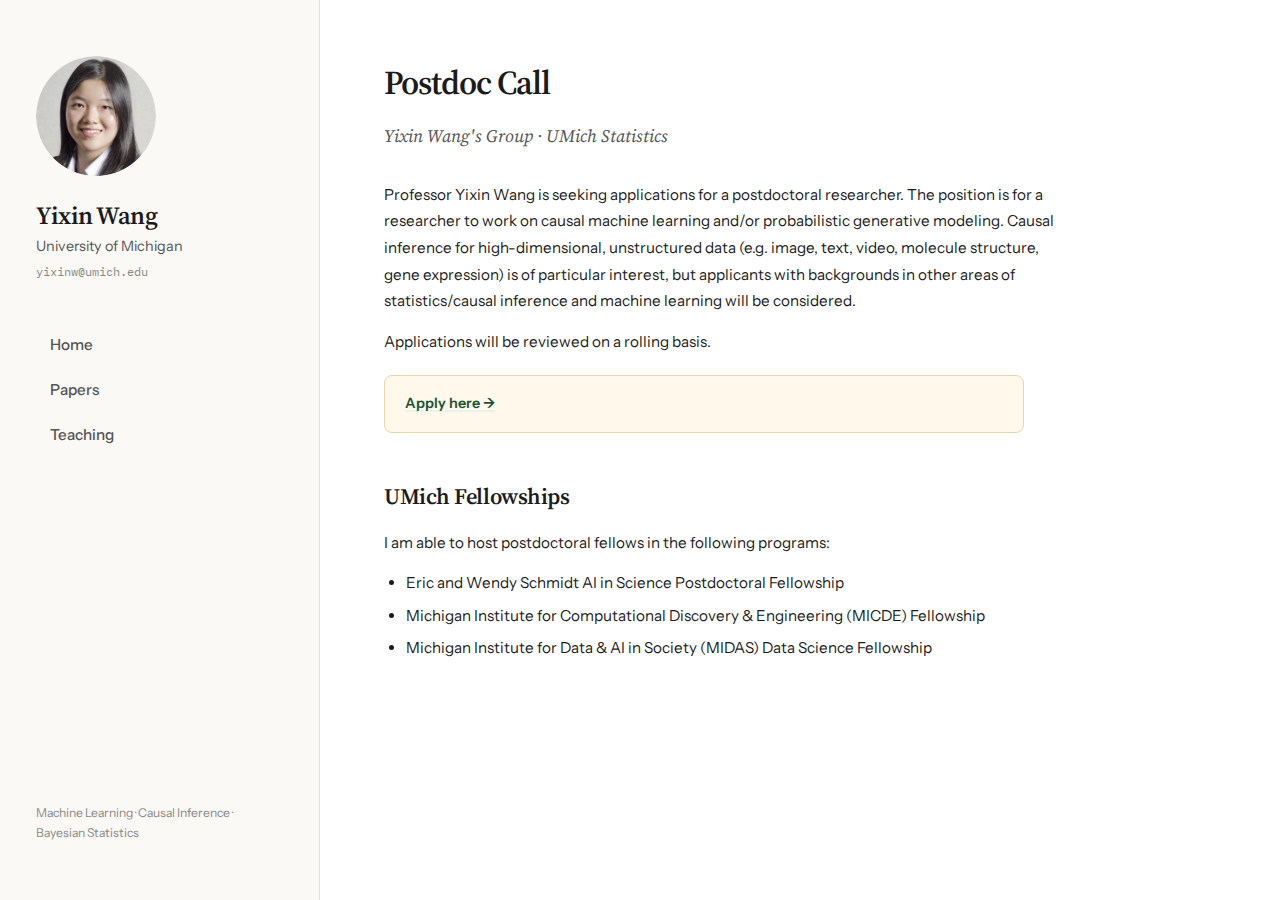
<file: postdoc-ad.html>
<!DOCTYPE html>
<html lang="en">
<head>
<meta charset="utf-8"/>
<meta content="width=device-width, initial-scale=1.0" name="viewport"/>
<title>Yixin Wang — Postdoc</title>
<link href="https://fonts.googleapis.com" rel="preconnect"/>
<link href="https://fonts.googleapis.com/css2?family=Source+Serif+4:ital,opsz,wght@0,8..60,300;0,8..60,400;0,8..60,500;0,8..60,600;1,8..60,400;1,8..60,500&amp;family=Instrument+Sans:wght@400;500;600;700&amp;family=IBM+Plex+Mono:wght@400;500&amp;display=swap" rel="stylesheet"/>
<link href="style.css" rel="stylesheet"/>
</head>
<body>
<div class="page">
<aside class="sidebar">
<img alt="Yixin Wang" class="sidebar-photo" src="https://yixinwang.github.io/img/img-profile.png"/>
<div class="sidebar-info">
<div class="sidebar-name">Yixin Wang</div>
<div class="sidebar-aff">University of Michigan</div>
<a class="sidebar-email" href="mailto:yixinw@umich.edu">yixinw@umich.edu</a>
</div>
<nav>
<a href="index.html">Home</a>
<a href="papers.html">Papers</a>
<a href="teaching.html">Teaching</a>
</nav>
<div class="sidebar-footer">Machine Learning · Causal Inference · Bayesian Statistics</div>
</aside>
<main class="main">
<h1 class="main-title">Postdoc Call</h1>
<p class="main-subtitle">Yixin Wang's Group · UMich Statistics</p>
<div class="prose">
<p>
        Professor Yixin Wang is seeking applications for a postdoctoral researcher. The position is for a researcher to work on causal machine learning and/or probabilistic generative modeling. Causal inference for high-dimensional, unstructured data (e.g. image, text, video, molecule structure, gene expression) is of particular interest, but applicants with backgrounds in other areas of statistics/causal inference and machine learning will be considered.
      </p>
<p>
        Applications will be reviewed on a rolling basis.
      </p>
<div class="callout" style="margin-top:20px">
<strong><a href="https://forms.gle/5YuN8zc4PBSpZ8XG9">Apply here →</a></strong>
</div>
<h2>UMich Fellowships</h2>
<p>I am able to host postdoctoral fellows in the following programs:</p>
<ul>
<li>Eric and Wendy Schmidt AI in Science Postdoctoral Fellowship</li>
<li>Michigan Institute for Computational Discovery &amp; Engineering (MICDE) Fellowship</li>
<li>Michigan Institute for Data &amp; AI in Society (MIDAS) Data Science Fellowship</li>
</ul>
</div>
</main>
</div>
</body>
</html>
</file>
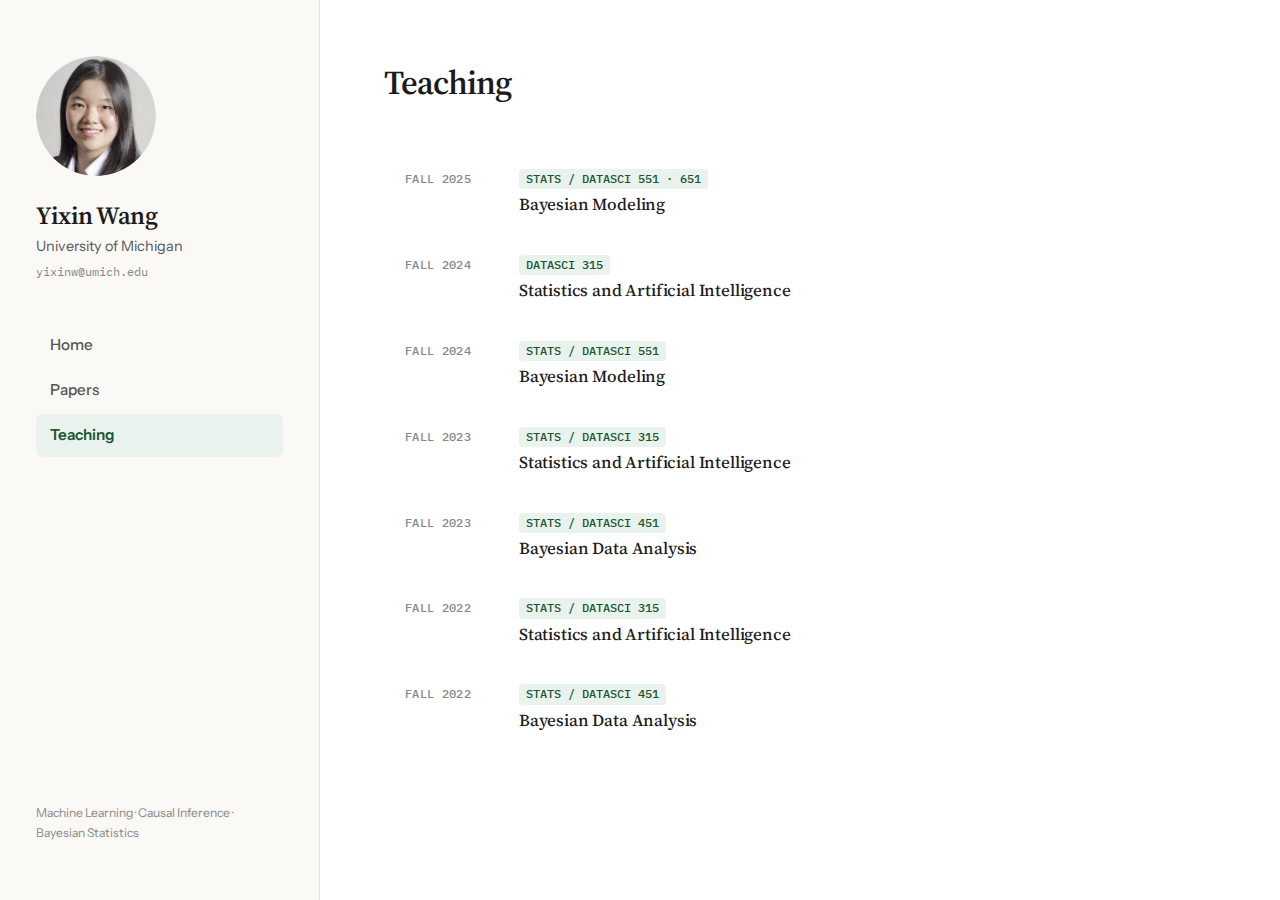
<file: teaching.html>
<!DOCTYPE html>
<html lang="en">
<head>
<meta charset="utf-8"/>
<meta content="width=device-width, initial-scale=1.0" name="viewport"/>
<title>Yixin Wang — Teaching</title>
<link href="https://fonts.googleapis.com" rel="preconnect"/>
<link href="https://fonts.googleapis.com/css2?family=Source+Serif+4:ital,opsz,wght@0,8..60,300;0,8..60,400;0,8..60,500;0,8..60,600;1,8..60,400;1,8..60,500&amp;family=Instrument+Sans:wght@400;500;600;700&amp;family=IBM+Plex+Mono:wght@400;500&amp;display=swap" rel="stylesheet"/>
<link href="style.css" rel="stylesheet"/>
</head>
<body>
<div class="page">
<aside class="sidebar">
<img alt="Yixin Wang" class="sidebar-photo" src="https://yixinwang.github.io/img/img-profile.png"/>
<div class="sidebar-info">
<div class="sidebar-name">Yixin Wang</div>
<div class="sidebar-aff">University of Michigan</div>
<a class="sidebar-email" href="mailto:yixinw@umich.edu">yixinw@umich.edu</a>
</div>
<nav>
<a href="index.html">Home</a>
<a href="papers.html">Papers</a>
<a class="active" href="teaching.html">Teaching</a>
</nav>
<div class="sidebar-footer">Machine Learning · Causal Inference · Bayesian Statistics</div>
</aside>
<main class="main">
<h1 class="main-title">Teaching</h1>
<div class="course">
<div class="course-term">Fall 2025</div>
<div class="course-body">
<div class="course-code">STATS / DATASCI 551 · 651</div>
<div class="course-title"><a href="courses/bayesian-master/fall25/bayesian25f.html">Bayesian Modeling</a></div>
</div>
</div>
<div class="course">
<div class="course-term">Fall 2024</div>
<div class="course-body">
<div class="course-code">DATASCI 315</div>
<div class="course-title"><a href="courses/deeplearning/fall24/deeplearning24f.html">Statistics and Artificial Intelligence</a></div>
</div>
</div>
<div class="course">
<div class="course-term">Fall 2024</div>
<div class="course-body">
<div class="course-code">STATS / DATASCI 551</div>
<div class="course-title"><a href="courses/bayesian-master/fall24/bayesian24f.html">Bayesian Modeling</a></div>
</div>
</div>
<div class="course">
<div class="course-term">Fall 2023</div>
<div class="course-body">
<div class="course-code">STATS / DATASCI 315</div>
<div class="course-title"><a href="courses/deeplearning/fall23/deeplearning23f.html">Statistics and Artificial Intelligence</a></div>
</div>
</div>
<div class="course">
<div class="course-term">Fall 2023</div>
<div class="course-body">
<div class="course-code">STATS / DATASCI 451</div>
<div class="course-title"><a href="courses/bayesian-ug/fall23/bayesian23f.html">Bayesian Data Analysis</a></div>
</div>
</div>
<div class="course">
<div class="course-term">Fall 2022</div>
<div class="course-body">
<div class="course-code">STATS / DATASCI 315</div>
<div class="course-title"><a href="courses/deeplearning/fall22/deeplearning22f.html">Statistics and Artificial Intelligence</a></div>
</div>
</div>
<div class="course">
<div class="course-term">Fall 2022</div>
<div class="course-body">
<div class="course-code">STATS / DATASCI 451</div>
<div class="course-title"><a href="courses/bayesian-ug/fall22/bayesian22f.html">Bayesian Data Analysis</a></div>
</div>
</div>
</main>
</div>
</body>
</html>
</file>
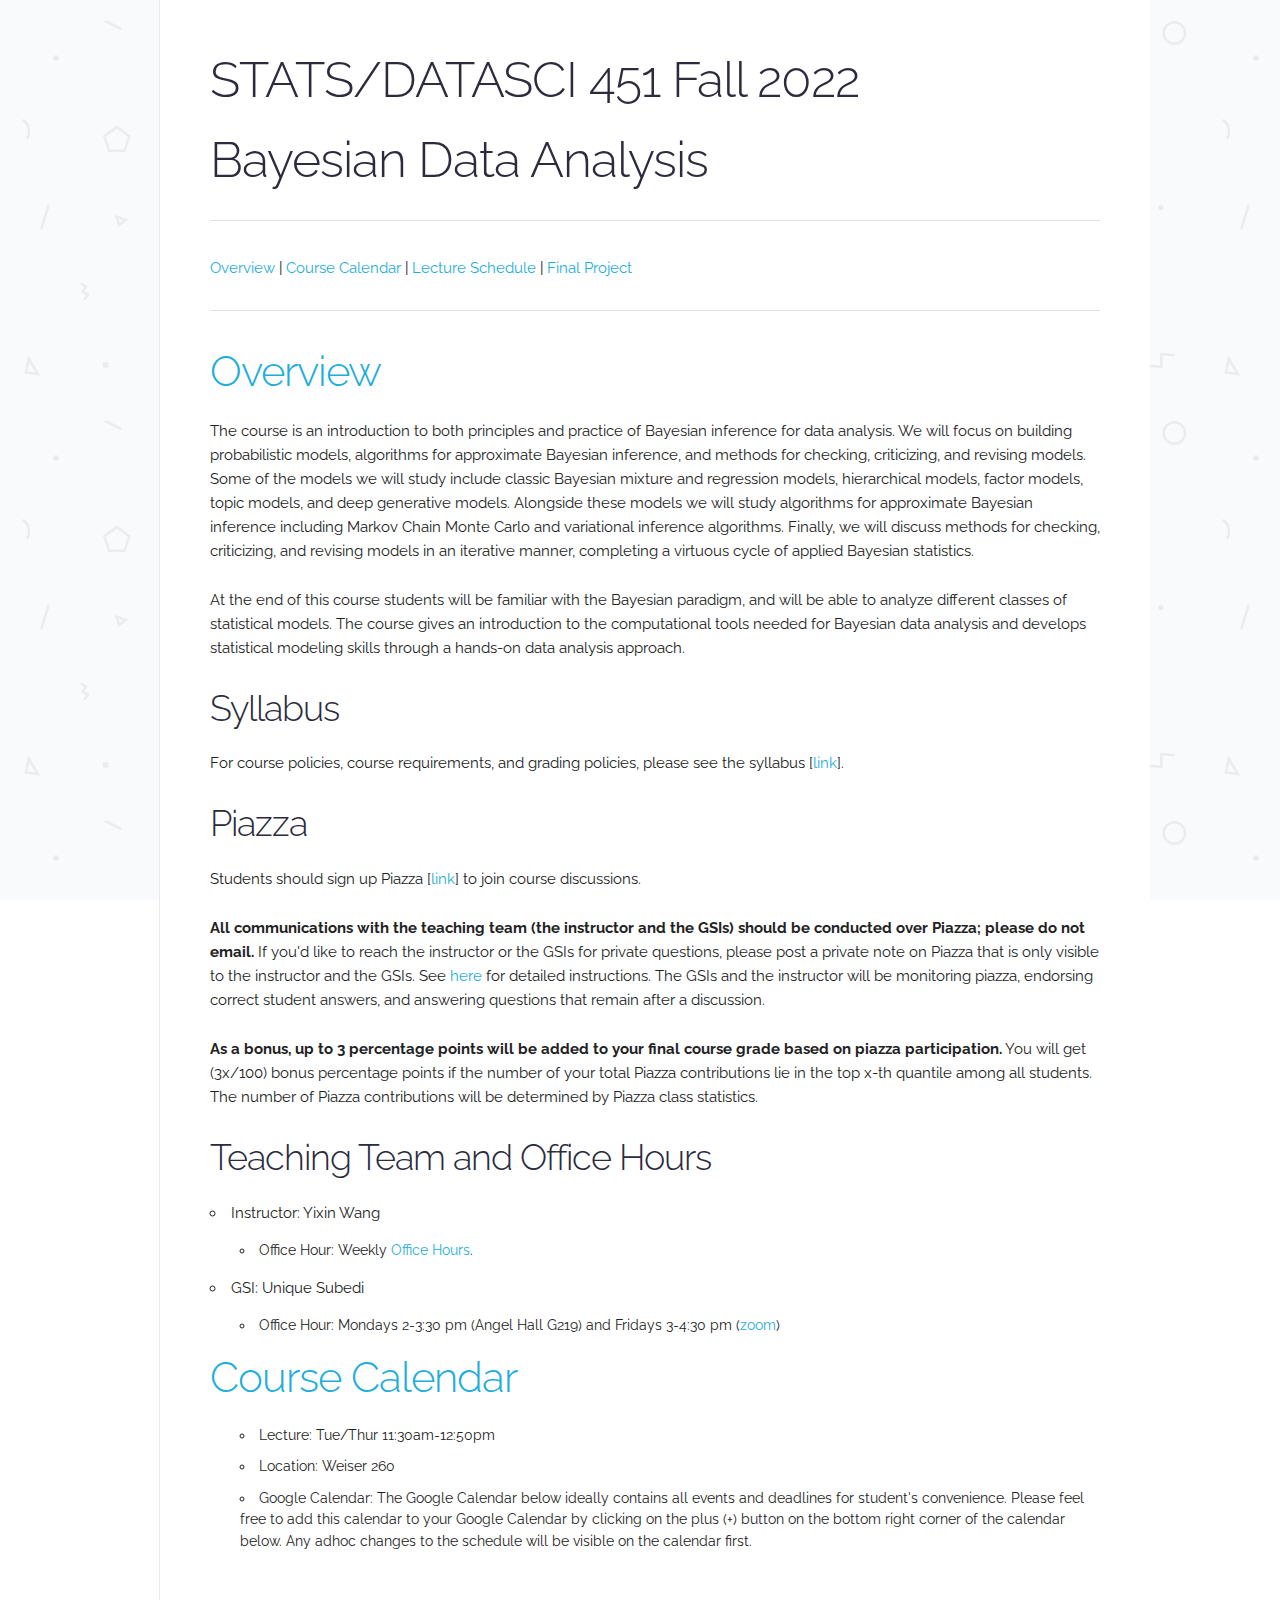
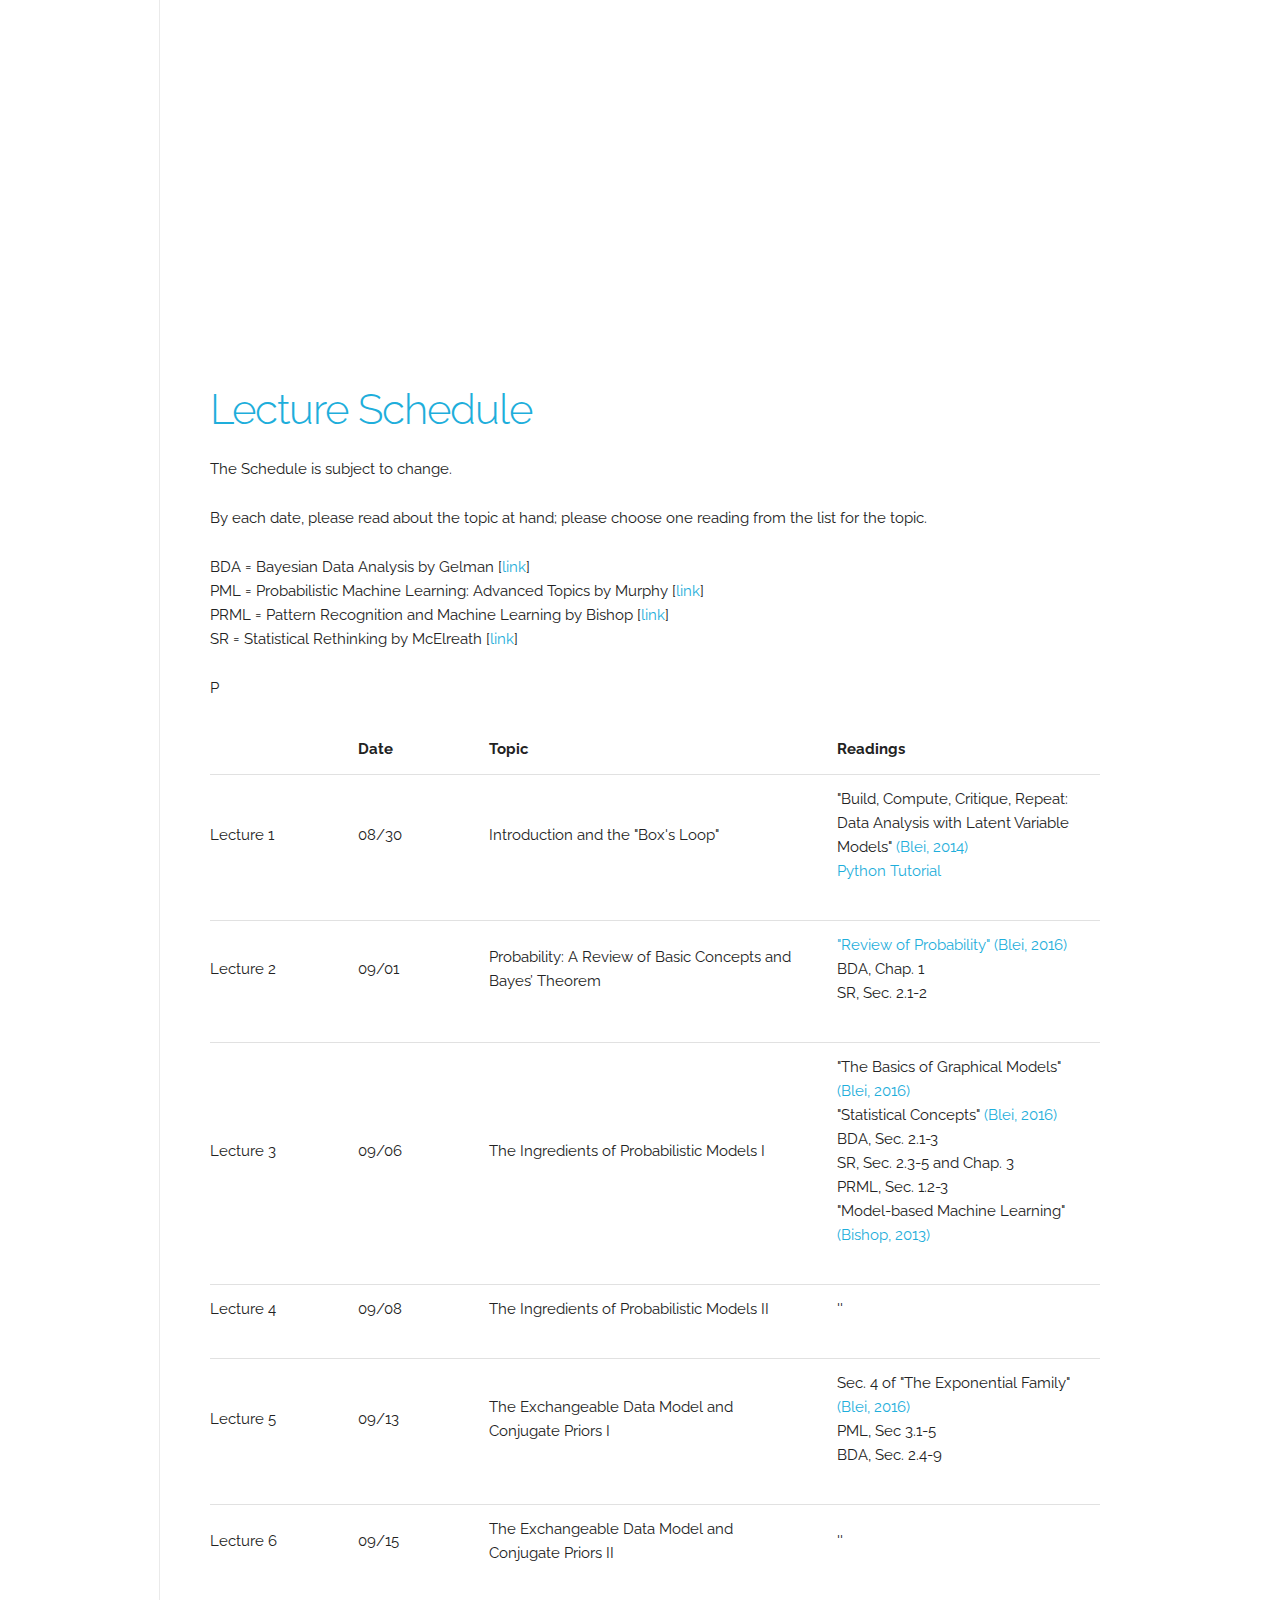
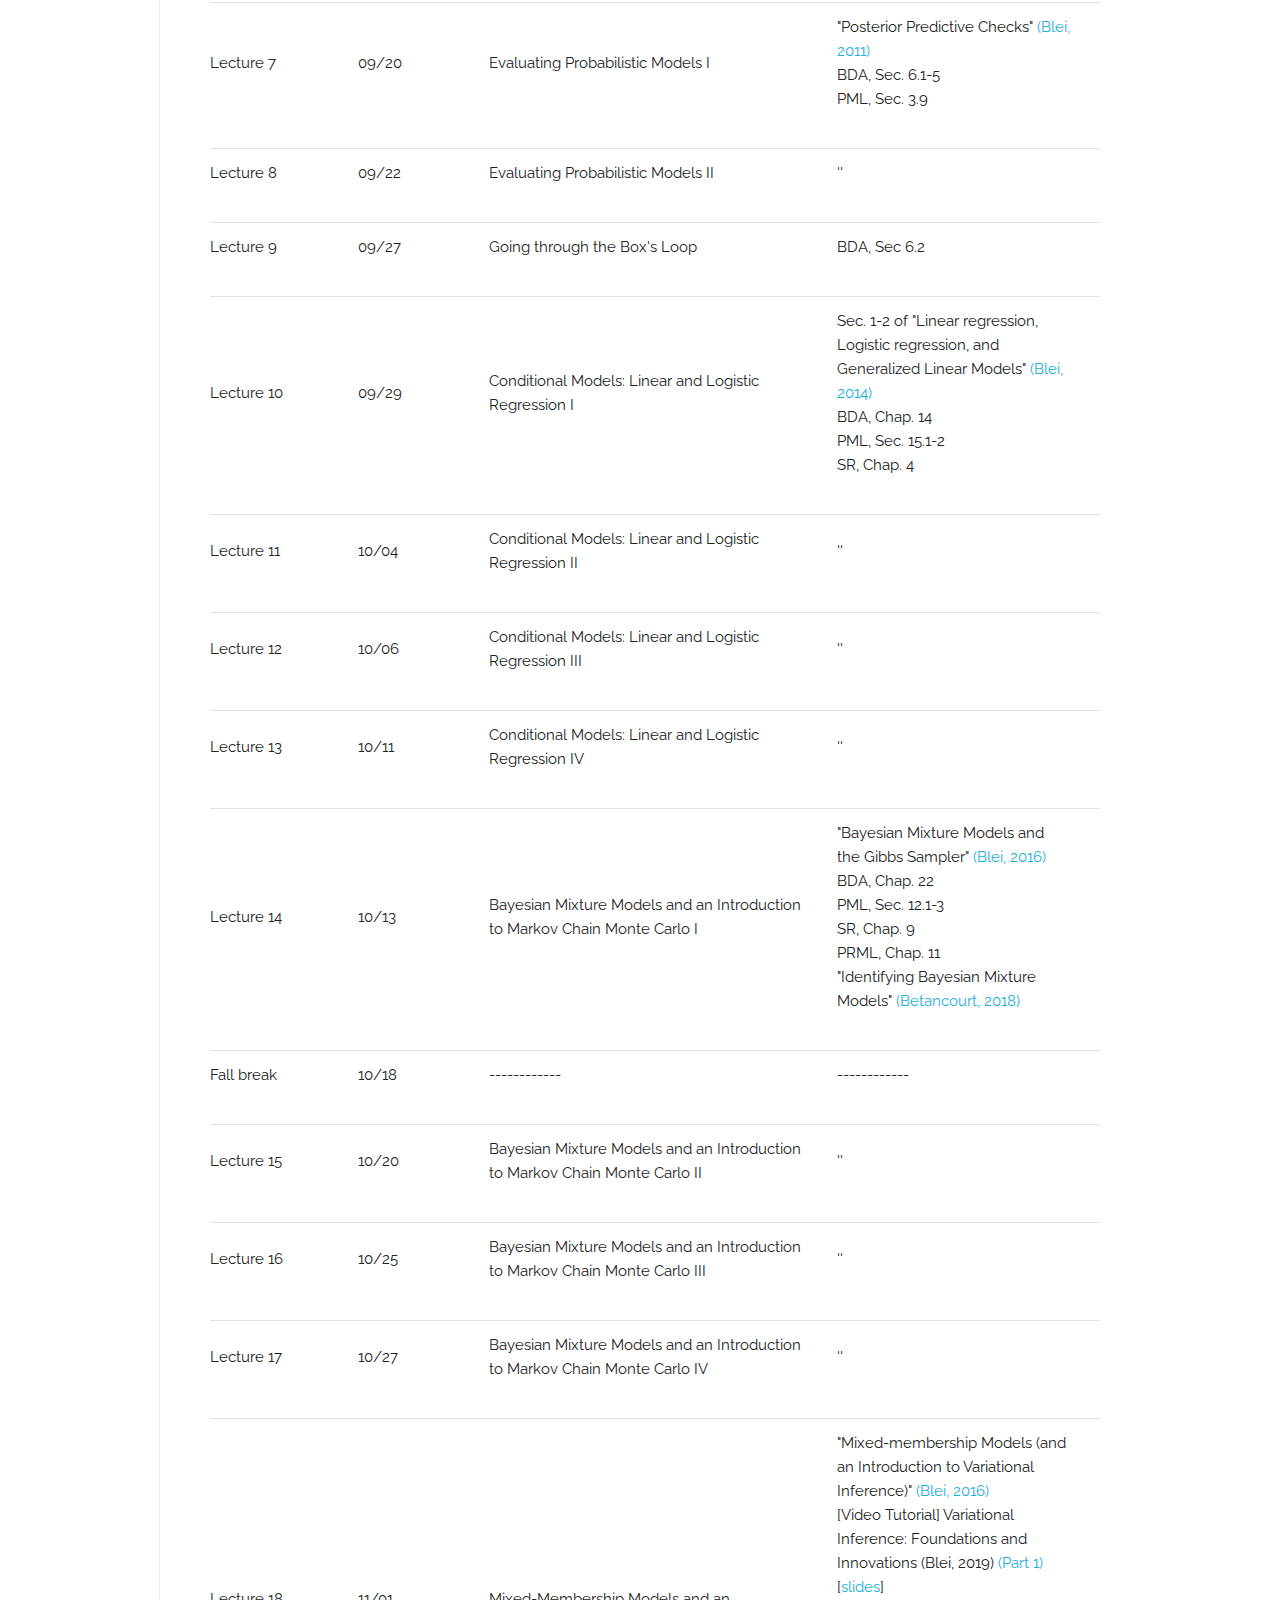
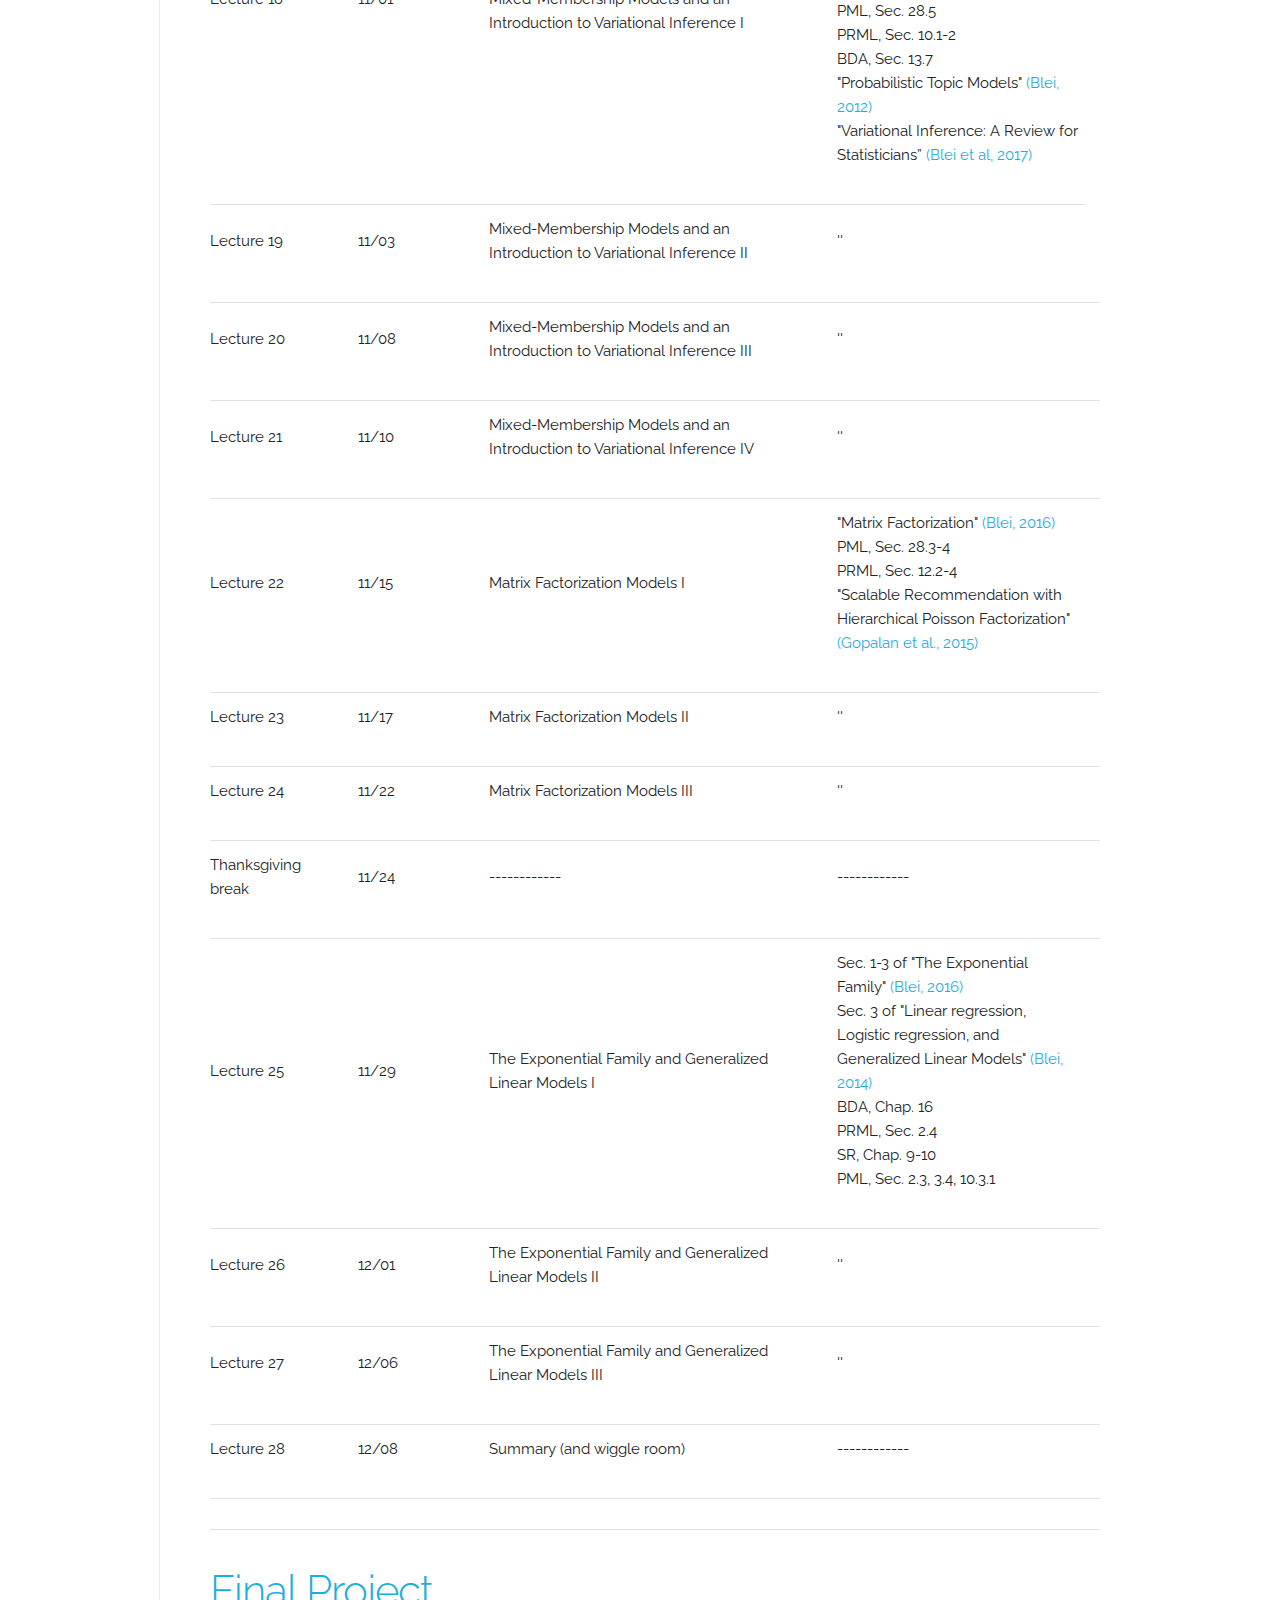
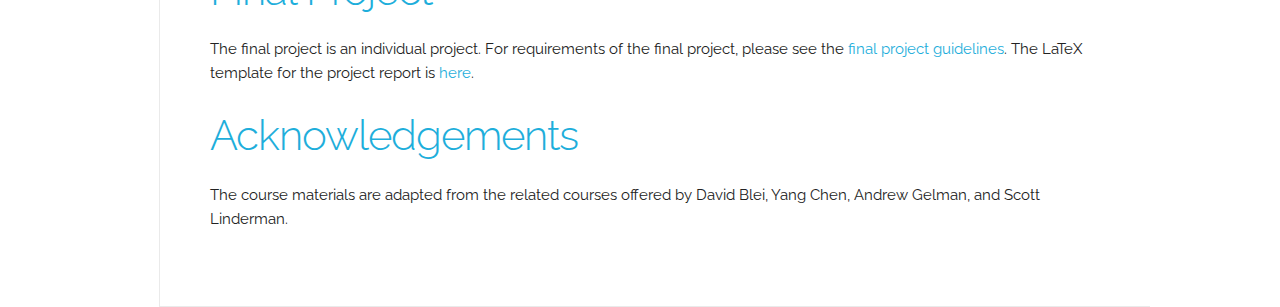
<file: courses/bayesian/fall22/bayesian22f.html>
<!DOCTYPE html>
<html lang="en">
<head>
    <meta charset="utf-8">
    <meta http-equiv="X-UA-Compatible" content="IE=edge">
    <meta name="viewport" content="width=device-width, initial-scale=1">
    <!-- The above 3 meta tags *must* come first in the head; any other head content must come *after* these tags -->
    <title>Bayesian Data Analysis</title>
    <meta name="description" content="Bayesian Data Analysis">
    <meta name="author" content="Yixin Wang">

    <!-- Favicon
    –––––––––––––––––––––––––––––––––––––––––––––––––– -->
    <link rel="icon" href="images/favicon.ico" type="image/x-icon" />

    <!-- FONT
    –––––––––––––––––––––––––––––––––––––––––––––––––– -->
    <link href="https://fonts.googleapis.com/css?family=Raleway:400,300,600" rel="stylesheet" type="text/css">

    <!-- font-awesome -->
    <link href="../../../css/font-awesome.min.css" rel="stylesheet">

    <!-- Bootstrap -->
    <link href="../../../css/bootstrap.min.css" rel="stylesheet">

    <!-- Style CSS -->
    <link href="../../../css/style.css" rel="stylesheet">
    <link rel="stylesheet" href="../../../css/normalize.css">
    <link rel="stylesheet" href="../../../css/skeleton.css">
    <script type="text/javascript" src="http://cdn.mathjax.org/mathjax/latest/MathJax.js?config=TeX-AMS-MML_HTMLorMML"></script>

    <!-- HTML5 shim and Respond.js for IE8 support of HTML5 elements and media queries -->
    <!-- WARNING: Respond.js doesn't work if you view the page via file:// -->
    <!--[if lt IE 9]>
    <script src="https://oss.maxcdn.com/html5shiv/3.7.2/html5shiv.min.js"></script>
    <script src="https://oss.maxcdn.com/respond/1.4.2/respond.min.js"></script>
    <![endif]-->
</head>
<body id="page-top" data-spy="scroll" data-target=".navbar">
<div id="main-wrapper">
<!-- Page Preloader -->
<div id="preloader">
    <div id="status">
        <div class="status-mes"></div>
    </div>
</div>

<div class="columns-block container">



<!-- <div class="four fixedcolumns"> -->
    <!-- <header class="header theiaStickySidebar"> -->


<!-- <div class="nine columns"> -->
<!-- <div class="theiaStickySidebar"> -->
<section class="expertise-wrapper section-wrapper gray-bg">
    <!-- <div class="container-fluid"> -->
        <!-- <div class="row"> -->

<div class="ribbon">

</div>
<div>
<h1>
STATS/DATASCI 451 Fall 2022
</h1>
<h1>
Bayesian Data Analysis
</h1>
</div>
<hr />

<div class="nav-bar">
<p><a href="#overview">Overview</a> | <a href="#calendar">Course Calendar</a> | <a href="#lectures">Lecture Schedule</a> | <a href="#project">Final Project</a>
</div>
<hr />

<h2 id="overview"><a name="overview">Overview</a></h2>


<p>The course is an introduction to both principles and practice of
Bayesian inference for data analysis. We will focus on building
probabilistic models, algorithms for approximate Bayesian inference,
and methods for checking, criticizing, and revising models. Some of
the models we will study include classic Bayesian mixture and
regression models, hierarchical models, factor models, topic models,
and deep generative models. Alongside these models we will study
algorithms for approximate Bayesian inference including Markov Chain
Monte Carlo and variational inference algorithms. Finally, we will
discuss methods for checking, criticizing, and revising models in an
iterative manner, completing a virtuous cycle of applied Bayesian
statistics.</p>

<p>At the end of this course students will be familiar with the
Bayesian paradigm, and will be able to analyze different classes of
statistical models. The course gives an introduction to the
computational tools needed for Bayesian data analysis and develops
statistical modeling skills through a hands-on data analysis
approach.</p>

<h3 id="syllabus">Syllabus</h3>

<p>For course policies, course requirements, and grading policies,
please see the syllabus [<a
href="bayesian_syllabus.pdf">link</a>].</p>

<!-- <p>The main requirements of the course are just-in-time teaching (JiTT)
questions (5%), weekly quizzes (24%), weekly homework assignments
(55%), and one final project (16%). Only your top 8 quiz scores and
your top 10 homework scores are counted.</p> -->

<h3 id="piazza">Piazza</h3>
<p>Students should sign up Piazza [<a href="https://piazza.com/umich/fall2022/stats451">link</a>] to join course discussions.</p>

<p><b>All communications with the teaching team (the instructor and
the GSIs) should be conducted over Piazza; please do not email. </b>
If you'd like to reach the instructor or the GSIs for private
questions, please post a private note on Piazza that is only visible
to the instructor and the GSIs. See <a
href="https://support.piazza.com/support/solutions/articles/48000616669-post-a-private-note">here</a>
for detailed instructions.  The GSIs and the instructor will be
monitoring piazza, endorsing correct student answers, and answering
questions that remain after a discussion.</p>

<p><b>As a bonus, up to 3 percentage points will be added to your
final course grade based on piazza participation.</b> You will get
(3x/100) bonus percentage points if the number of your total Piazza
contributions lie in the top x-th quantile among all students. The
number of Piazza contributions will be determined by Piazza class
statistics.</p>

<h3 id="teaching-staff">Teaching Team and Office Hours</h3>
<ul>
<li>Instructor: Yixin Wang </li>
<ul>
<li>Office Hour: Weekly <a
href="https://calendar.google.com/calendar/u/1?cid=Y19vcGlqcWhrZjloM2MzZHBhb2dkcGh1aHU3OEBncm91cC5jYWxlbmRhci5nb29nbGUuY29t">Office
Hours</a>. </li>
</ul></li>

<li>GSI: Unique Subedi
<ul>

<li>Office Hour: Mondays 2-3:30 pm (Angel Hall G219) and Fridays 3-4:30 pm (<a
href="https://umich.zoom.us/j/95911345080">zoom</a>)</li> </ul></li>

<!-- <h3 id="when-where">When and Where</h3> -->


<h2 id="calendar"><a name="calendar">Course Calendar</a></h2>
<ul>
<li>Lecture: Tue/Thur 11:30am-12:50pm </li>
<li>Location: Weiser 260 </li>
<li>Google Calendar: The Google Calendar below ideally contains all events and deadlines for student's convenience. Please feel free to add this calendar to your Google Calendar by clicking on the plus (+) button on the bottom right corner of the calendar below. Any adhoc changes to the schedule will be visible on the calendar first. </li>

<iframe src="https://calendar.google.com/calendar/embed?height=600&wkst=1&bgcolor=%23ffffff&ctz=America%2FNew_York&showTitle=1&showNav=1&showTabs=1&mode=AGENDA&src=Y2M2MjI2aHRxODhhNzNpZnE3dWtnam84MGtAZ3JvdXAuY2FsZW5kYXIuZ29vZ2xlLmNvbQ&color=%234285F4" style="border-width:0" width="800" height="400" frameborder="0" scrolling="no"></iframe></li>

</ul>

<!-- <h3 id="where-and-when">Where and When</h3> -->
<!--| Tutorial Rooms   | GB 221, SS 1083, BA 1170 | BA 1220, BA 1200, BA 1210 |-->
<!-- 
<table>
<thead>
<tr class="header">
<th align="left"></th>
<th align="left">Section 1</th>
<th align="left">Section 2</th>
</tr>
</thead>
<tbody>
<tr class="odd">
<td align="left">Instructor</td>
<td align="left">Yixin Wang</td>
<td align="left">Matthew MacKay</td>
</tr>
<tr class="even">
<td align="left">Lecture Time</td>
<td align="left">Tuesday 13:00 - 15:00</td>
<td align="left">Thursday 18:00 - 20:00</td>
</tr>
<tr class="odd">
<td align="left">Lecture Room</td>
<td align="left">SS 2135</td>
<td align="left">SF 1105</td>
</tr>
<tr class="even">
<td align="left">Tutorial Time</td>
<td align="left">Thursday 14:00 - 15:00</td>
<td align="left">Thursday 20:00 - 21:00</td>
</tr>
<tr class="odd">
<td align="left">Tutorial Room</td>
<td align="left">SS 2135</td>
<td align="left">SF 1105</td>
</tr>
<tr class="even">
<td align="left">Office Hour Time</td>
<td align="left">Tuesday 15:00 - 16:00</td>
<td align="left">Monday 14:00 - 15:00</td>
</tr>
<tr class="odd">
<td align="left">Office Hour Room</td>
<td align="left">BA 2283</td>
<td align="left">BA 2283</td>
</tr>
</tbody>
</table> -->

<!-- 
<h3 id="important-dates">Important Dates</h3>
<table>
<thead>
<tr class="header">
<th align="left">Date</th>
<th align="left">Event</th>
</tr>
</thead>
<tbody>
<tr class="odd">
<td align="left">2019.01.07</td>
<td align="left">Semester begins</td>
</tr>
<tr class="even">
<td align="left">2019.01.17</td>
<td align="left">Wait list turned off</td>
</tr>
<tr class="odd">
<td align="left">2019.01.20</td>
<td align="left">Last day to add a course</td>
</tr>
<tr class="even">
<td align="left"><em>2019.02.15</em></td>
<td align="left">Midterm at 18:00 - 19:00 EX 100</td>
</tr>
<tr class="odd">
<td align="left">2019.02.18</td>
<td align="left">Family Day - University closed</td>
</tr>
<tr class="even">
<td align="left">2019.03.17</td>
<td align="left">Last day to drop a course / add CR/NCR option</td>
</tr>
<tr class="odd">
<td align="left">2019.04.05</td>
<td align="left">Last day of the classes</td>
</tr>
<tr class="even">
<td align="left">2019.04.19</td>
<td align="left">Good Friday - University closed</td>
</tr>
<tr class="odd">
<td align="left"><em>2019.04.25</em></td>
<td align="left">Final exam 09:00 - 12:00 BN 3</td>
</tr>
</tbody>
</table> -->


<!-- 

<h3 id="academic-integrity">Academic Integrity</h3>

<p>The University of Michigan community functions best when its members
treat one another with honesty, fairness, respect, and trust. The
college promotes the assumption of personal responsibility and
integrity, and prohibits all forms of academic dishonesty and
misconduct. All cases of academic misconduct will be referred to the
LSA Office of the Assistant Dean for Undergraduate Education. Being
found responsible for academic misconduct will usually result in a
grade sanction, in addition to any sanction from the college. For more
information, including examples of behaviors that are considered
academic misconduct and potential sanctions, please see <a
href="https://lsa.umich.edu/lsa/academics/academic-integrity.html">here</a>.</p>

<h3 id="accommodation">Accommodation for Students with Disabilities</h3>

<p>If you think you need accommodation for a disability, please let me
know at your earliest convenience. Some aspects of this course, the
assignments, the in-class activities, and the way the course is
usually taught may be modified to facilitate your participation and
progress. As soon as you make me aware of your needs, we can work with
the Office of Services for Students with Disabilities (SSD) to help us
determine appropriate academic accommodations. SSD (734-763-3000;
http://ssd.umich.edu/) typically recommends accommodations through a
Verified Individualized Services and Accommodations (VISA) form. Any
information you provide is private and confidential and will be
treated as such.</p>


<h3 id="accommodation">Mental Health and Well-Being</h3>

<p>Students may experience stressors that can impact both their academic
experience and their personal well-being. These may include academic
pressures and challenges associated with relationships, mental health,
alcohol or other drugs, identities, finances, etc. If you are
experiencing concerns, seeking help is a courageous thing to do for
yourself and those who care about you. If the source of your stressors
is academic, please contact me so that we can find solutions together.
For personal concerns, U-M offers a variety of resources, many which
are listed on the <a
href="https://wellbeing.studentlife.umich.edu/resources-list">Resources
for Student Well-being</a> webpage. You can also search for additional
well-being resources <a
href="https://wellbeing.studentlife.umich.edu/well-being-resources">here</a>.</p>

 -->

<!-- <li>Emails: csc411-2019-01@cs.toronto.edu (Administration only)</li> -->
<!-- </ul>
<hr />
<h2 id="homeworks"><a name="homeworks">Homeworks</a></h2>

<p>Homeworks will be due at 11:59PM EST of the date. Homework will be
submitted electronically through Canvas as a pdf, along with any
Jupyter notebook used to generate results appearing in the pdf. Any
code submitted should run without errors. </p>

<p>Homework due dates are strict, and you may turn in work late only
with the use of ``late days'', of which you have seven to use over the
course of the semester. For detailed homework policies, please see the
syllabus for detailed policies.</p>

<p>Only top 10 homework scores will be counted.
 -->

<!-- 
<table style="width:100%;">
<colgroup>
<col width="20%" />
<col width="8%" />
<col width="8%" />
<col width="25%" />
<col width="36%" />
</colgroup>
<thead>
<tr class="header">
<th align="left"></th>
<th align="left">Out</th>
<th align="left">Due</th>
<th align="left">Materials</th> -->
<!-- <th align="left">TA Office Hours</th> -->
<!-- </tr>
</thead>
<tbody>
<tr class="odd">
<td align="left"><p>Homework 1</p></td>
<td align="left"><p>08/29</p></td>
<td align="left"><p>09/05</p></td>
<td align="left"><p></p></td> -->
<!-- <td align="left"><p>[<a href="hw/hw1/hw1.pdf">handout</a>]<br />
[<a href="hw/hw1/data.zip">data</a>]</p></td> -->
<!-- <td align="left"><p>01.22 11:00 - 12:00 BA 2283<br />
01.23 18:00 - 19:00 BA 2283</p></td> -->
<!-- </tr>
<tr class="even">
<td align="left"><p>Homework 2</p></td>
<td align="left"><p>09/05</p></td>
<td align="left"><p>09/12</p></td> -->
<!-- <td align="left"><p>[<a href="hw/hw2/hw2.pdf">handout</a>]</p></td>
<td align="left"><p>01.29 11:00 - 12:00 BA 2283<br />
01.30 18:00 - 19:00 BA 2283</p></td> -->
<!-- </tr>
<tr class="odd">
<td align="left"><p>Homework 3</p></td>
<td align="left"><p>02.01</p></td>
<td align="left"><p>02.08</p></td> -->
<!-- <td align="left"><p>[<a href="hw/hw3/hw3.pdf">handout</a>]<br />
[<a href="hw/hw3/q2.py">q2.py</a>]</p></td>
<td align="left"><p>02.05 11:00 - 12:00 BA 2283<br />
02.06 18:00 - 19:00 BA 2283</p></td> -->
<!-- </tr>
<tr class="even">
<td align="left"><p>Homework 4</p></td>
<td align="left"><p>03.01</p></td>
<td align="left"><p>03.08</p></td> -->
<!-- <td align="left"><p>[<a href="hw/hw4/hw4.pdf">handout</a>]<br />
</p></td>
<td align="left"><p>03.05 11:00 - 12:00 BA 2283<br />
03.06 18:00 - 19:00 BA 2283</p></td> -->
<!-- </tr>
<tr class="odd">
<td align="left"><p>Homework 5</p></td>
<td align="left"><p>03.10</p></td>
<td align="left"><p>03.20</p></td> -->
<!-- <td align="left"><p>[<a href="hw/hw5/hw5.pdf">handout</a>]<br />
[<a href="hw/hw5/q1.py">q1.py</a>]<br />
[<a href="hw/hw5/data.py">data.py</a>]<br />
[<a href="hw/hw5/data.zip">data</a>]</p></td>
<td align="left"><p>03.19 11:00 - 12:00 BA 2283<br />
03.20 18:00 - 19:00 BA 2283</p></td> -->
<!-- </tr>
<tr class="even">
<td align="left"><p>Homework 6</p></td>
<td align="left"><p>03.19</p></td>
<td align="left"><p>03.27</p></td> -->
<!-- <td align="left"><p>[<a href="hw/hw6/hw6.pdf">handout</a>]<br />
[<a href="hw/hw6/hw6.zip">data</a>]</p></td>
<td align="left"><p>03.26 11:00 - 12:00 BA 2283<br />
03.27 18:00 - 19:00 BA 2283</p></td> -->
<!-- </tr>
<tr class="odd">
<td align="left"><p>Homework 7</p></td>
<td align="left"><p>03.26</p></td>
<td align="left"><p>04.03</p></td> -->
<!-- <td align="left"><p>[<a href="hw/hw7/hw7.pdf">handout</a>]</p></td>
<td align="left"><p>04.02 11:00 - 12:00 BA 2283<br />
04.03 18:00 - 19:00 BA 2283</p></td> -->
<!-- </tr>
<tr class="odd">
<td align="left"><p>Homework 8</p></td>
<td align="left"><p>03.26</p></td>
<td align="left"><p>04.03</p></td> -->
<!-- <td align="left"><p>[<a href="hw/hw7/hw7.pdf">handout</a>]</p></td>
<td align="left"><p>04.02 11:00 - 12:00 BA 2283<br />
04.03 18:00 - 19:00 BA 2283</p></td> -->
<!-- </tr>
<tr class="odd">
<td align="left"><p>Homework 9</p></td>
<td align="left"><p>03.26</p></td>
<td align="left"><p>04.03</p></td> -->
<!-- <td align="left"><p>[<a href="hw/hw7/hw7.pdf">handout</a>]</p></td>
<td align="left"><p>04.02 11:00 - 12:00 BA 2283<br />
04.03 18:00 - 19:00 BA 2283</p></td> -->
<!-- </tr>
<tr class="odd">
<td align="left"><p>Homework 10</p></td>
<td align="left"><p>03.26</p></td>
<td align="left"><p>04.03</p></td> -->
<!-- <td align="left"><p>[<a href="hw/hw7/hw7.pdf">handout</a>]</p></td>
<td align="left"><p>04.02 11:00 - 12:00 BA 2283<br />
04.03 18:00 - 19:00 BA 2283</p></td> -->
<!-- </tr>
<tr class="odd">
<td align="left"><p>Homework 11</p></td>
<td align="left"><p>03.26</p></td>
<td align="left"><p>04.03</p></td> -->
<!-- <td align="left"><p>[<a href="hw/hw7/hw7.pdf">handout</a>]</p></td>
<td align="left"><p>04.02 11:00 - 12:00 BA 2283<br />
04.03 18:00 - 19:00 BA 2283</p></td> -->
<!-- </tr>
<tr class="odd">
<td align="left"><p>Homework 12</p></td>
<td align="left"><p>03.26</p></td>
<td align="left"><p>04.03</p></td> -->
<!-- <td align="left"><p>[<a href="hw/hw7/hw7.pdf">handout</a>]</p></td>
<td align="left"><p>04.02 11:00 - 12:00 BA 2283<br />
04.03 18:00 - 19:00 BA 2283</p></td> -->
<!-- </tr>
<tr class="odd">
<td align="left"><p>Homework 13</p></td>
<td align="left"><p>03.26</p></td>
<td align="left"><p>04.03</p></td> -->
<!-- <td align="left"><p>[<a href="hw/hw7/hw7.pdf">handout</a>]</p></td>
<td align="left"><p>04.02 11:00 - 12:00 BA 2283<br />
04.03 18:00 - 19:00 BA 2283</p></td> -->
<!-- </tr>
</tbody>
</table>
 -->
<!-- 
<hr />
 -->

<!-- <h2 id="exams"><a name="exams">Exams</a></h2>
<h3 id="midterm">Midterm</h3>
<ul>
<li>Past exam: Winter 2018 midterm [<a href="exams/midterm_18s.pdf">questions</a>] [<a href="exams/midterm_18s_soln.pdf">solution</a>]</li>
<li>Exam: [<a href="exams/midterm.pdf">questions</a>] [<a href="exams/midterm_soln.pdf">solution</a>] [<a href="exams/remark_form.pdf">remark form</a>]</li>
</ul>
<h3 id="final">Final</h3>
<ul>
<li>University past exam library: [<a href="https://engineering.library.utoronto.ca/past-exams">link</a>]</li>
<li>Practice questions: [<a href="exams/practice.pdf">questions</a>] [<a href="exams/practice_solns.pdf">solution</a>]</li>
</ul> -->
<!-- <h3 id="exam-schedule">Exam schedule</h3>
<table>
<thead>
<tr class="header">
<th align="left"></th>
<th align="left">Date</th>
<th align="left">Time</th>
<th align="left">Location</th>
</tr>
</thead>
<tbody>
<tr class="odd">
<td align="left">Midterm office hour</td>
<td align="left">02.13</td>
<td align="left">18:00 - 19:00</td>
<td align="left">BA 2283</td>
</tr>
<tr class="even">
<td align="left">Midterm office hour</td>
<td align="left">02.14</td>
<td align="left">16:00 - 17:00</td>
<td align="left">BA 3201</td>
</tr>
<tr class="odd">
<td align="left">Midterm</td>
<td align="left">02.15</td>
<td align="left">18:00 - 19:00</td>
<td align="left">EX 100</td>
</tr>
<tr class="even">
<td align="left">Final office hour</td>
<td align="left">04.23</td>
<td align="left">11:00 - 12:00</td>
<td align="left">BA 2283</td>
</tr>
<tr class="odd">
<td align="left">Final office hour</td>
<td align="left">04.24</td>
<td align="left">18:00 - 19:00</td>
<td align="left">BA 2283</td>
</tr>
<tr class="even">
<td align="left">Final</td>
<td align="left">04.25</td>
<td align="left">09:00 - 12:00</td>
<td align="left">BN 3</td>
</tr>
</tbody>
</table>
<hr /> -->


<h2 id="lectures"><a name="lectures">Lecture Schedule</a></h2>

<p>The Schedule is subject to change.</p>

<p>By each date, please read about
the topic at hand; please choose one reading from the list for the
topic.</p>

BDA = Bayesian Data Analysis by Gelman [<a href="http://www.stat.columbia.edu/~gelman/book/">link</a>]</br>
PML = Probabilistic Machine Learning: Advanced Topics by Murphy [<a href="https://probml.github.io/pml-book/book2.html">link</a>]</br>
PRML = Pattern Recognition and Machine Learning by Bishop [<a href="https://www.microsoft.com/en-us/research/uploads/prod/2006/01/Bishop-Pattern-Recognition-and-Machine-Learning-2006.pdf">link</a>]</br>
SR = Statistical Rethinking by McElreath [<a href="https://civil.colorado.edu/~balajir/CVEN6833/bayes-resources/RM-StatRethink-Bayes.pdf">link</a>]</br>
<p></p>

<table>
<colgroup>
<col width="15%" />
<col width="15%" />
<col width="40%" />
<col width="30%" />
</colgroup>
<thead>
<tr class="header">
<th align="left"></th>
<th align="left">Date</th>
<th align="left">Topic</th>
<th align="left">Readings</th>
<td align="left"><p></p></td>
</tr>
</thead>
<tbody>
<tr class="odd">
<td align="left"><p>Lecture 1</p></td>
<td align="left"><p>08/30</p></td>
<td align="left"><p>Introduction and the "Box's Loop"</p></td>
<td align="left"><p>"Build, Compute, Critique, Repeat: Data Analysis with Latent Variable Models" <a href="http://www.cs.columbia.edu/~blei/fogm/2022F/readings/Blei2014.pdf">(Blei, 2014)</a></br>
<a href="https://cs231n.github.io/python-numpy-tutorial/">Python Tutorial</a></p></td>
<td align="left"><p></p></td>
</tr>
<tr class="even">
<td align="left"><p>Lecture 2</p></td>
<td align="left"><p>09/01</p></td>
<td align="left"><p>Probability: A Review of Basic Concepts and Bayes’ Theorem</p></td>
<td align="left"><p><a href="http://www.cs.columbia.edu/~blei/fogm/2016F/doc/probability_review.pdf">"Review of Probability" (Blei, 2016)</a></br>
BDA, Chap. 1</br>
SR, Sec. 2.1-2</p></td>
<td align="left"><p></p></td>
</tr>
<tr class="odd">
<td align="left"><p>Lecture 3</p></td>
<td align="left"><p>09/06</p></td>
<td align="left"><p>The Ingredients of Probabilistic Models I</p></td>
<td align="left"><p>"The Basics of Graphical Models" <a href="http://www.cs.columbia.edu/~blei/fogm/2016F/doc/graphical-models.pdf">(Blei, 2016)</a></br>
"Statistical Concepts" <a href="http://www.cs.columbia.edu/~blei/fogm/2016F/doc/models.pdf">(Blei, 2016)</a></br>
BDA, Sec. 2.1-3</br>
SR, Sec. 2.3-5 and Chap. 3</br>
PRML, Sec. 1.2-3</br>
"Model-based Machine Learning"  <a href="http://www.cs.columbia.edu/~blei/fogm/2022F/readings/Bishop2013.pdf">(Bishop, 2013)</a></p></td>
<td align="left"><p></p></td>
<!-- ESL 9.2</p></td> -->
</tr>
<tr class="even">
<td align="left"><p>Lecture 4</p></td>
<td align="left"><p>09/08</p></td>
<td align="left"><p>The Ingredients of Probabilistic Models II</p></td>
<td align="left"><p>
''</br>
</p></td>
<td align="left"><p></p></td>
</tr>
<tr class="odd">
<td align="left"><p>Lecture 5</p></td>
<td align="left"><p>09/13</p></td>
<td align="left"><p>The Exchangeable Data Model and Conjugate Priors I</p></td>
<td align="left"><p>Sec. 4 of "The Exponential Family" <a href="http://www.cs.columbia.edu/~blei/fogm/2016F/doc/exponential_families.pdf">(Blei, 2016)</a></br>
PML, Sec 3.1-5</br>
BDA, Sec. 2.4-9</p></td>
<td align="left"><p></p></td>
</tr>
<tr class="even">
<td align="left"><p>Lecture 6</p></td>
<td align="left"><p>09/15</p></td>
<td align="left"><p>The Exchangeable Data Model and Conjugate Priors II</p></td>
P<td align="left"><p>''</p></td>
<td align="left"><p></p></td>
</tr>
<tr class="odd">
<td align="left"><p>Lecture 7</p></td>
<td align="left"><p>09/20</p></td>
<td align="left"><p>Evaluating Probabilistic Models I</p></td>
<td align="left"><p>"Posterior Predictive Checks" <a href="https://www.cs.princeton.edu/courses/archive/fall11/cos597C/lectures/ppc.pdf">(Blei, 2011)</a></br>
BDA, Sec. 6.1-5</br>
PML, Sec. 3.9</p></td>
<td align="left"><p></p></td>
</tr>
<tr class="even">
<td align="left"><p>Lecture 8</p></td>
<td align="left"><p>09/22</p></td>
<td align="left"><p>Evaluating Probabilistic Models II</p></td>
<td align="left"><p>''</p></td>
<td align="left"><p></p></td>
</tr>
<tr class="odd">
<td align="left"><p>Lecture 9</p></td>
<td align="left"><p>09/27</p></td>
<td align="left"><p>Going through the Box's Loop</p></td>
<td align="left"><p>BDA, Sec 6.2</a></br>
</p></td>
<td align="left"><p></p></td>
</tr>
<tr class="even">
<td align="left"><p>Lecture 10</p></td>
<td align="left"><p>09/29</p></td>
<td align="left"><p>Conditional Models: Linear and Logistic Regression I</p></td>
<td align="left"><p>Sec. 1-2 of "Linear regression, Logistic regression, and Generalized Linear Models"<a href="http://www.cs.columbia.edu/~blei/fogm/2014F/lectures/glms.pdf"> (Blei, 2014)</a></br>
BDA, Chap. 14</br>
PML, Sec. 15.1-2</br>
SR, Chap. 4</br>
</p></td>
<td align="left"><p></p></td>
</tr>
<tr class="odd">
<td align="left"><p>Lecture 11</p></td>
<td align="left"><p>10/04</p></td>
<td align="left"><p>Conditional Models: Linear and Logistic Regression II</p></td>
<td align="left"><p>''</p></td>
<td align="left"><p></p></td>
</tr>
<tr class="even">
<td align="left"><p>Lecture 12</p></td>
<td align="left"><p>10/06</p></td>
<td align="left"><p>Conditional Models: Linear and Logistic Regression III</br>
<td align="left"><p>''</p></td>
<td align="left"><p></p></td>
</tr>
<tr class="odd">
<td align="left"><p>Lecture 13</p></td>
<td align="left"><p>10/11</p></td>
<td align="left"><p>Conditional Models: Linear and Logistic Regression IV</br>
<td align="left"><p>''</p></td>
</p></td>
<td align="left"><p></p></td>
</tr>
<tr class="even">
<td align="left"><p>Lecture 14</p></td>
<td align="left"><p>10/13</p></td>
<td align="left"><p>Bayesian Mixture Models and an Introduction to Markov Chain Monte Carlo I</p></td>
<td align="left"><p>"Bayesian Mixture Models and the Gibbs Sampler"<a href="http://www.cs.columbia.edu/~blei/fogm/2016F/doc/gibbs.pdf"> (Blei, 2016)</a></br>
BDA, Chap. 22</br>
PML, Sec. 12.1-3</br>
SR, Chap. 9</br>
PRML, Chap. 11</br>
"Identifying Bayesian Mixture Models" <a href="https://mc-stan.org/users/documentation/case-studies/identifying_mixture_models.html">(Betancourt, 2018)</a></br>
</p></td>
<td align="left"><p></p></td>
</tr>
<tr class="odd">
<td align="left"><p>Fall break</p></td>
<td align="left"><p>10/18</p></td>
<td align="left"><p>------------</p></td>
<td align="left"><p>------------</p></td>
<td align="left"><p></p></td>
</tr>
<tr class="odd">
<td align="left"><p>Lecture 15</p></td>
<td align="left"><p>10/20</p></td>
<td align="left"><p>Bayesian Mixture Models and an Introduction to Markov Chain Monte Carlo II</p></td>
<td align="left"><p>''</p></td>
<td align="left"><p></p></td>
</tr>
<tr class="odd">
<td align="left"><p>Lecture 16</p></td>
<td align="left"><p>10/25</p></td>
<td align="left"><p>Bayesian Mixture Models and an Introduction to Markov Chain Monte Carlo III</p></td>
<td align="left"><p>''</p></td>
<td align="left"><p></p></td>
</tr>
<tr class="even">
<td align="left"><p>Lecture 17</p></td>
<td align="left"><p>10/27</p></td>
<td align="left">Bayesian Mixture Models and an Introduction to Markov Chain Monte Carlo IV</p></td>
<td align="left"><p>''</p></td>
<td align="left"><p></p></td>
</tr>
<tr class="even">
<td align="left"><p>Lecture 18</p></td>
<td align="left"><p>11/01</p></td>
<td align="left"><p><p>Mixed-Membership Models and an Introduction to Variational Inference I</p></td>
<td align="left"><p>"Mixed-membership Models (and an Introduction to Variational Inference)" <a href="http://www.cs.columbia.edu/~blei/fogm/2016F/doc/mixed_membership.pdf">(Blei, 2016)</a></br>
[Video Tutorial] Variational Inference: Foundations and Innovations (Blei, 2019) <a href="https://www.youtube.com/watch?v=DaqNNLidswA">(Part 1) </a> [<a href="http://www.cs.columbia.edu/~blei/talks/Blei_VI_tutorial.pdf">slides</a>]</br>
PML, Sec. 28.5<br />
PRML, Sec. 10.1-2</br>
BDA, Sec. 13.7<br />
"Probabilistic Topic Models" <a href="http://www.cs.columbia.edu/~blei/fogm/2020F/readings/Blei2012.pdf">(Blei, 2012)</a></br>
"Variational Inference: A Review for Statisticians” <a href="https://www.tandfonline.com/doi/full/10.1080/01621459.2017.1285773">(Blei et al, 2017)</a>
</p></td>
</tr>
<tr class="even">
<td align="left"><p>Lecture 19</p></td>
<td align="left"><p>11/03</p></td>
<td align="left"><p>Mixed-Membership Models and an Introduction to Variational Inference II</p></td>
<td align="left"><p>''</p></td>
<td align="left"><p></p></td>
</tr>
<tr class="even">
<td align="left"><p>Lecture 20</p></td>
<td align="left"><p>11/08</p></td>
<td align="left"><p>Mixed-Membership Models and an Introduction to Variational Inference III</p></td>
<td align="left"><p>''</p></td>
<td align="left"><p></p></td>
</tr>
<tr class="odd">
<td align="left"><p>Lecture 21</p></td>
<td align="left"><p>11/10</p></td>
<td align="left"><p>Mixed-Membership Models and an Introduction to Variational Inference IV</p></td>
<td align="left"><p>''</p></td>
<td align="left"><p></p></td>
</tr>
<tr class="even">
<td align="left"><p>Lecture 22</p></td>
<td align="left"><p>11/15</p></td>
<td align="left"><p>Matrix Factorization Models I</p></td>
<td align="left"><p>"Matrix Factorization" <a href="http://www.cs.columbia.edu/~blei/fogm/2016F/doc/matrix_factorization.pdf"> (Blei, 2016)</a></br>
PML, Sec. 28.3-4</br>
PRML, Sec. 12.2-4</br>
"Scalable Recommendation with Hierarchical Poisson Factorization" <a href="http://www.cs.columbia.edu/~blei/fogm/2022F/readings/GopalanHofmanBlei2015.pdf">(Gopalan et al., 2015)</a></br></p></td>
<td align="left"><p></p></td>
</tr>
<tr class="odd">
<td align="left"><p>Lecture 23</p></td>
<td align="left"><p>11/17</p></td>
<td align="left"><p>Matrix Factorization Models II</p></td>
<td align="left"><p>''</p></td>
<td align="left"><p></p></td>
</tr>
<tr class="even">
<td align="left"><p>Lecture 24</p></td>
<td align="left"><p>11/22</p></td>
<td align="left"><p>Matrix Factorization Models III</p></td>
<td align="left"><p>''</p></td>
<td align="left"><p></p></td>
</tr>
<tr class="odd">
<td align="left"><p>Thanksgiving break</p></td>
<td align="left"><p>11/24</p></td>
<td align="left"><p>------------</p></td>
<td align="left"><p>------------</p></td>
<td align="left"><p></p></td>
</tr>
<tr class="even">
<td align="left"><p>Lecture 25</p></td>
<td align="left"><p>11/29</p></td>
<td align="left"><p>The Exponential Family and Generalized Linear Models I</p></td>
<td align="left"><p>Sec. 1-3 of "The Exponential Family" <a href="http://www.cs.columbia.edu/~blei/fogm/2016F/doc/exponential_families.pdf">(Blei, 2016)</a></br>
Sec. 3 of "Linear regression, Logistic regression, and Generalized Linear Models"<a href="http://www.cs.columbia.edu/~blei/fogm/2014F/lectures/glms.pdf"> (Blei, 2014)</a></br>
BDA, Chap. 16</br>
PRML, Sec. 2.4</br>
SR, Chap. 9-10</br>
PML, Sec. 2.3, 3.4, 10.3.1</a></p></td>
<td align="left"><p></p></td>
</tr>
<tr class="even">
<td align="left"><p>Lecture 26</p></td>
<td align="left"><p>12/01</p></td>
<td align="left"><p>The Exponential Family and Generalized Linear Models II</p></td>
<td align="left"><p>''</a></p></td>
<td align="left"><p></p></td>
</tr>
<!-- <tr class="even"> -->
<!-- <td align="left"><p>Lecture 25</p></td>
<td align="left"><p>11/29</p></td>
<td align="left"><p>Deep Generative Models and Black Box Variational Inference I</p></td>
<td align="left"><p>"Variational Autoencoders"<a href="https://deepgenerativemodels.github.io/notes/vae/"> (Grover, 2018)</a></br>
[Video Tutorial] "Variational Inference: Foundations and Innovations" (Blei, 2019) <a href="https://www.youtube.com/watch?v=Wd7R_YX4PcQ">(Part 2) </a> [<a href="http://www.cs.columbia.edu/~blei/talks/Blei_VI_tutorial.pdf">slides</a>]</br>
"An Introduction to Variational Autoencoders" Chap. 1-2 <a href="https://arxiv.org/pdf/1906.02691.pdf">(Kingma and Welling, 2019)</a></br>
PML, Sec. 10.3, 21.2</br>
</p></td>
<td align="left"><p></p></td>
</tr>
 -->
<tr class="odd">
<td align="left"><p>Lecture 27</p></td>
<td align="left"><p>12/06</p></td>
<td align="left"><p>The Exponential Family and Generalized Linear Models III</p></td>
<td align="left"><p>''</p></td>
<td align="left"><p></p></td>
</tr>
<tr class="even">
<td align="left"><p>Lecture 28</p></td>
<td align="left"><p>12/08</p></td>
<td align="left"><p>Summary (and wiggle room)</p></td>
<td align="left"><p>------------</p></td>
<td align="left"><p></p></td>
</tr>
</tbody>
</table>
<hr />




<h2 id="project"><a name="project">Final Project</a></h2>

<p>The final project is an individual project. For requirements of the
final project, please see the <a href="bayesian_project.pdf">final
project guidelines</a>. The LaTeX template for the project report is
<a href="template.zip">here</a>. </p>

<!-- <h2 id="tutorials"><a name="tutorials">Tutorials</a></h2>
<table>
<thead>
<tr class="header">
<th align="left"></th>
<th align="left">Date</th>
<th align="left">Topic</th>
<th align="left">Materials</th>
</tr>
</thead>
<tbody>
<tr class="odd">
<td align="left">Tutorial 1</td>
<td align="left">01.10</td>
<td align="left">Probability review</td>
<td align="left">[<a href="tut/tut01.pdf">slides</a>]</td>
</tr>
<tr class="even">
<td align="left">Tutorial 2</td>
<td align="left">01.17</td>
<td align="left">Linear algebra review</td>
<td align="left">[<a href="tut/tut02.pdf">slides</a>] [<a href="https://nbviewer.jupyter.org/url/www.cs.toronto.edu/~mren/teach/csc411_19s/tut/tut02.ipynb">demo</a>] [<a href="https://nbviewer.jupyter.org/url/www.cs.toronto.edu/~mren/teach/csc411_19s/tut/tut02_worksheet.ipynb">exercise</a>]</td>
</tr>
<tr class="odd">
<td align="left">Tutorial 3</td>
<td align="left">01.24</td>
<td align="left">Gradient descent</td>
<td align="left">[<a href="tut/tut03.pdf">slides</a>] [<a href="https://nbviewer.jupyter.org/url/www.cs.toronto.edu/~mren/teach/csc411_19s/tut/tut03.ipynb">demo</a>] [<a href="https://nbviewer.jupyter.org/url/www.cs.toronto.edu/~mren/teach/csc411_19s/tut/tut03_worksheet.ipynb">exercise</a>]</td>
</tr>
<tr class="even">
<td align="left">Tutorial 4</td>
<td align="left">01.31</td>
<td align="left">Linear algebra review</td>
<td align="left">[<a href="tut/tut04.pdf">slides</a>] [<a href="https://nbviewer.jupyter.org/url/www.cs.toronto.edu/~mren/teach/csc411_19s/tut/tut04.ipynb">demo</a>] [<a href="https://nbviewer.jupyter.org/url/www.cs.toronto.edu/~mren/teach/csc411_19s/tut/tut04_worksheet.ipynb">exercise</a>]</td>
</tr>
<tr class="odd">
<td align="left">Tutorial 5</td>
<td align="left">02.07</td>
<td align="left">Midterm review</td>
<td align="left">[<a href="tut/tut05.pdf">slides</a>]</td>
</tr>
<tr class="even">
<td align="left">Tutorial 6</td>
<td align="left">02.28</td>
<td align="left">MCMC</td>
<td align="left">[<a href="tut/tut06.pdf">slides</a>]</td>
</tr>
<tr class="odd">
<td align="left">Tutorial 7</td>
<td align="left">03.14</td>
<td align="left">Multivariate Gaussian</td>
<td align="left">[<a href="tut/tut07.pptx">slides</a>]</td>
</tr>
<tr class="even">
<td align="left">Tutorial 8</td>
<td align="left">03.21</td>
<td align="left">Bayesian optimization</td>
<td align="left">[<a href="tut/tut08.pdf">slides</a>] [<a href="https://nbviewer.jupyter.org/url/www.cs.toronto.edu/~mren/teach/csc411_19s/tut/tut08_1.ipynb">notebook 1</a>] [<a href="https://nbviewer.jupyter.org/url/www.cs.toronto.edu/~mren/teach/csc411_19s/tut/tut08_2.ipynb">notebook 2</a>]</td>
</tr>
<tr class="odd">
<td align="left">Tutorial 9</td>
<td align="left">03.28</td>
<td align="left">Reinforcement learning</td>
<td align="left">[<a href="https://nbviewer.jupyter.org/url/www.cs.toronto.edu/~mren/teach/csc411_19s/tut/tut09.ipynb">notebook</a>]</td>
</tr>
<tr class="even">
<td align="left">Tutorial 10</td>
<td align="left">04.04</td>
<td align="left">Final review</td>
<td align="left">[<a href="tut/tut10.pdf">slides</a>]</td>
</tr>
</tbody>
</table>
<hr /> -->


<!-- <h2 id="paper-readings"><a name="readings">Paper Readings</a></h2>
<p>5% of your total mark is allocated to reading a set of classic machine learning papers. We hope these papers are both interesting and understandable given what you learn in this course. Please select 2 papers of your interest from the reading list below. You will need to hand in reading notes for the papers you select. The notes should include a summary of the paper's main contribution and your view of the paper's strengths and weaknesses. Submit the notes on MarkUs under file name <code>reading.pdf</code>. A completion mark of 5% will be given.</p>
<ul>
<li><p>Viola, Paul, and Michael Jones. &quot;Rapid object detection using a boosted cascade of simple features.&quot; Computer Vision and Pattern Recognition, 2001. [<a href="http://www.robots.ox.ac.uk/~cvrg/trinity2002/CVPR-2001.pdf">pdf</a>]</p></li>
<li><p>Krizhevsky, Alex, Ilya Sutskever, and Geoffrey E. Hinton. &quot;Imagenet classification with deep convolutional neural networks.&quot; Advances in neural information processing systems. 2012. [<a href="http://papers.nips.cc/paper/4824-imagenet-classification-with-deep-convolutional-neural-networks.pdf">pdf</a>]</p></li>
<li><p>Mnih, Andriy, and Ruslan R. Salakhutdinov. &quot;Probabilistic matrix factorization.&quot; Advances in neural information processing systems. 2008. [<a href="http://papers.nips.cc/paper/3208-probabilistic-matrix-factorization.pdf">pdf</a>]</p></li>
<li><p>Olshausen, Bruno A., and David J. Field. &quot;Sparse coding with an overcomplete basis set: A strategy employed by V1?.&quot; Vision research 37.23 (1997): 3311-3325. [<a href="http://redwood.psych.cornell.edu/papers/olshausen_field_1997.pdf">pdf</a>]</p></li>
<li><p>Mnih, Volodymyr, et al. &quot;Human-level control through deep reinforcement learning.&quot; Nature 518.7540 (2015): 529. [<a href="https://web.stanford.edu/class/psych209/Readings/MnihEtAlHassibis15NatureControlDeepRL.pdf">pdf</a>]</p></li>
<li><p>Hardt, Moritz, Eric Price, and Nati Srebro. &quot;Equality of opportunity in supervised learning.&quot; Advances in neural information processing systems. 2016. [<a href="http://papers.nips.cc/paper/6374-equality-of-opportunity-in-supervised-learning.pdf">pdf</a>]</p></li>
<li><p>Tsochantaridis, Ioannis, et al. &quot;Large margin methods for structured and interdependent output variables.&quot; Journal of machine learning research 6.Sep (2005): 1453-1484. [<a href="http://www.jmlr.org/papers/volume6/tsochantaridis05a/tsochantaridis05a.pdf">pdf</a>]</p></li>
<li><p>Sutskever, Ilya, Oriol Vinyals, and Quoc V. Le. &quot;Sequence to sequence learning with neural networks.&quot; Advances in neural information processing systems. 2014. [<a href="http://papers.nips.cc/paper/5346-sequence-to-sequence-learning-with-neural-networks.pdf">pdf</a>]</p></li>
<li><p>Ren, Shaoqing, et al. &quot;Faster r-cnn: Towards real-time object detection with region proposal networks.&quot; Advances in neural information processing systems. 2015. [<a href="http://papers.nips.cc/paper/5638-faster-r-cnn-towards-real-time-object-detection-with-region-proposal-networks.pdf">pdf</a>]</p></li>
<li><p>Coates, Adam, and Andrew Y. Ng. &quot;The importance of encoding versus training with sparse coding and vector quantization.&quot; Proceedings of the 28th international conference on machine learning. 2011. [<a href="http://www.robotics.stanford.edu/~ang/papers/icml11-EncodingVsTraining.pdf">pdf</a>]</p></li>
<li><p>Kingma, Diederik P., and Max Welling. &quot;Auto-encoding variational bayes.&quot; Proceedings of the 2nd international conference on learning representations. 2014. [<a href="https://arxiv.org/pdf/1312.6114.pdf">pdf</a>]</p></li>
<li><p>Bottou, Léon, and Olivier Bousquet. &quot;The tradeoffs of large scale learning.&quot; Advances in neural information processing systems. 2008. [<a href="http://papers.nips.cc/paper/3323-the-tradeoffs-of-large-scale-learning.pdf">pdf</a>]</p></li>
<li><p>Neal, Radford and Hinton, Geoffrey. “A view of the EM algorithm that justifies incremental, sparse, and other variants.” Learning in graphical models. 1999. [<a href="http://www.cs.toronto.edu/~hinton/absps/emk.pdf">pdf</a>]</p></li>
<li><p>Tipping, Michael and Bishop, Christopher. “Probabilistic principal component analysis.” Journal of the royal statistical society. 1999. [<a href="http://www.robots.ox.ac.uk/~cvrg/hilary2006/ppca.pdf">pdf</a>]</p></li>
</ul>
<hr />
<h2 id="resources"><a name="resources">Resources</a></h2>
<h3 id="suggested-readings">Suggested Readings</h3>
<ul>
<li>ESL: The Elements of Statistical Learning, by Hastie, Tibshirani, and Friedman. [<a href="https://web.stanford.edu/~hastie/Papers/ESLII.pdf">link</a>]</li>
<li>MacKay: Information Theory, Inference, and Learning Algorithms, by David MacKay. [<a href="http://www.inference.org.uk/itila/book.html">link</a>]</li>
<li>Barber: Bayesian Reasoning and Machine Learning, by David Barber. [<a href="http://web4.cs.ucl.ac.uk/staff/D.Barber/textbook/090310.pdf">link</a>]</li>
<li>Bishop: Pattern Recognition and Machine Learning, by Chris Bishop. [<a href="https://www.microsoft.com/en-us/research/people/cmbishop/#!prml-book">link</a>]</li>
<li>Sutton and Barto: Reinforcement Learning: An Introduction, by Sutton and Barto. [<a href="http://incompleteideas.net/book/the-book-2nd.html">link</a>]</li>
</ul>
 -->


<h2 id="acknowledgements"><a name="acknowledgement">Acknowledgements</a></h2> 
The course materials are adapted from the related courses offered by David Blei, Yang Chen, Andrew Gelman, and Scott Linderman.


<div class="ribbon">

</div>



</section>

<!-- </div> -->
<!-- Sticky -->
<!-- </div> -->
<!-- .right-col-block -->
<!-- </div> -->
<div class="row" style="padding-bottom: 25%"> </div>
<!-- .columns-block -->

<!-- #main-wrapper -->

<!-- jquery -->
<script src="../../../js/jquery-2.1.4.min.js"></script>

<!-- Bootstrap -->
<script src="../../../js/bootstrap.min.js"></script>
<script src="../../../js/theia-sticky-sidebar.js"></script>
<script src="../../../js/scripts.js"></script>
</body>
</html>
</file>
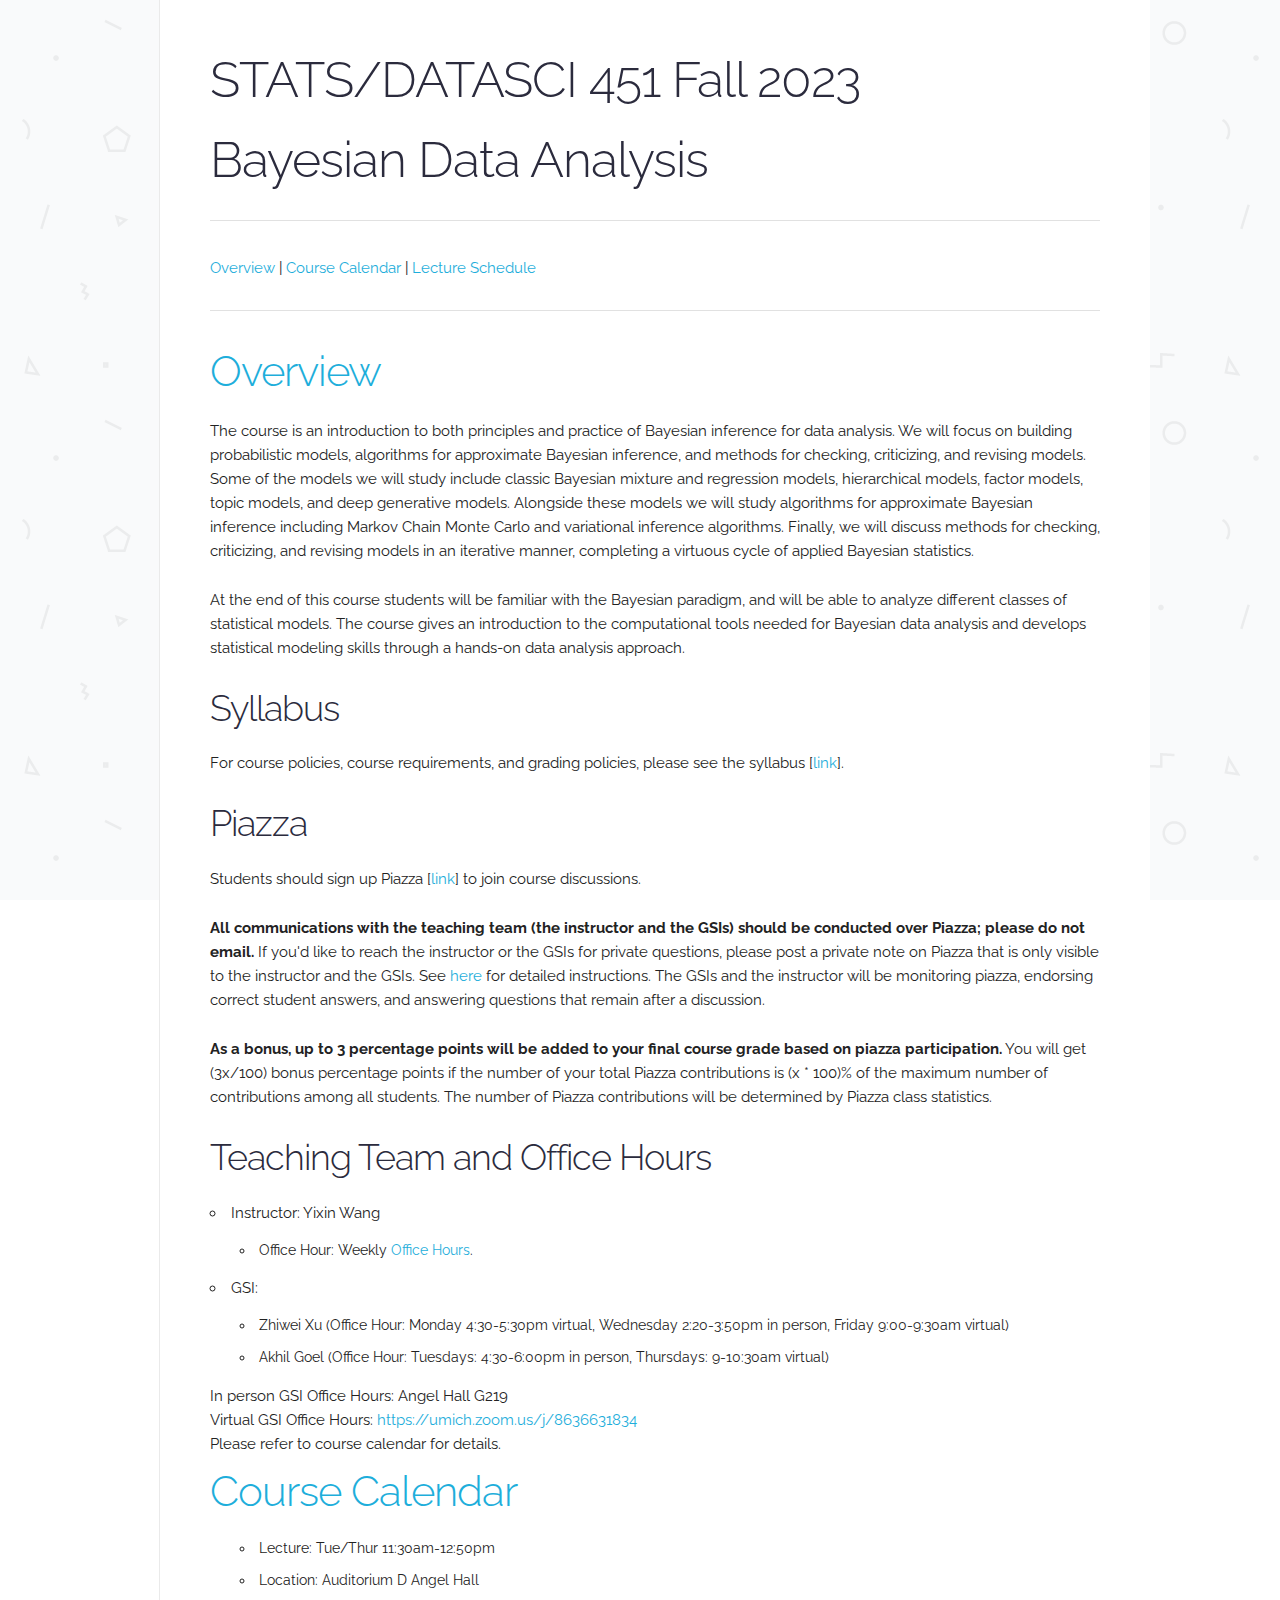
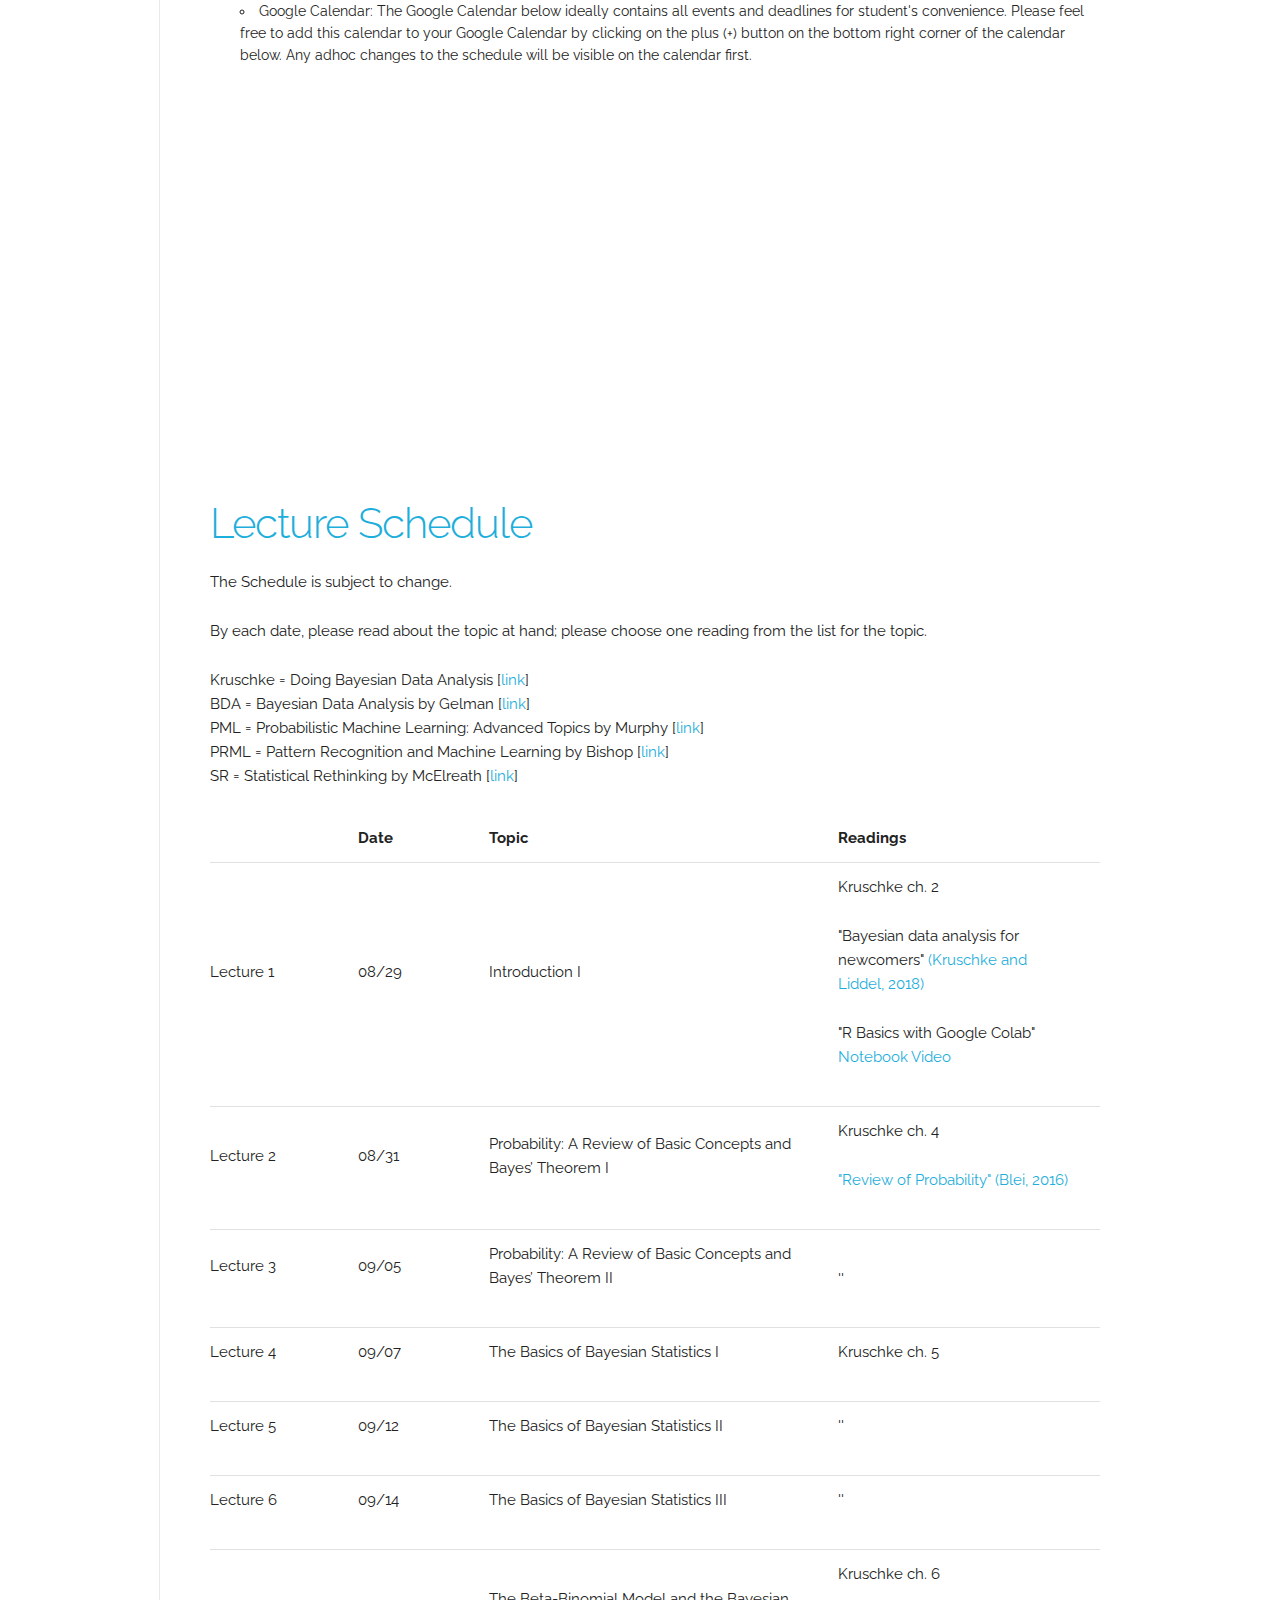
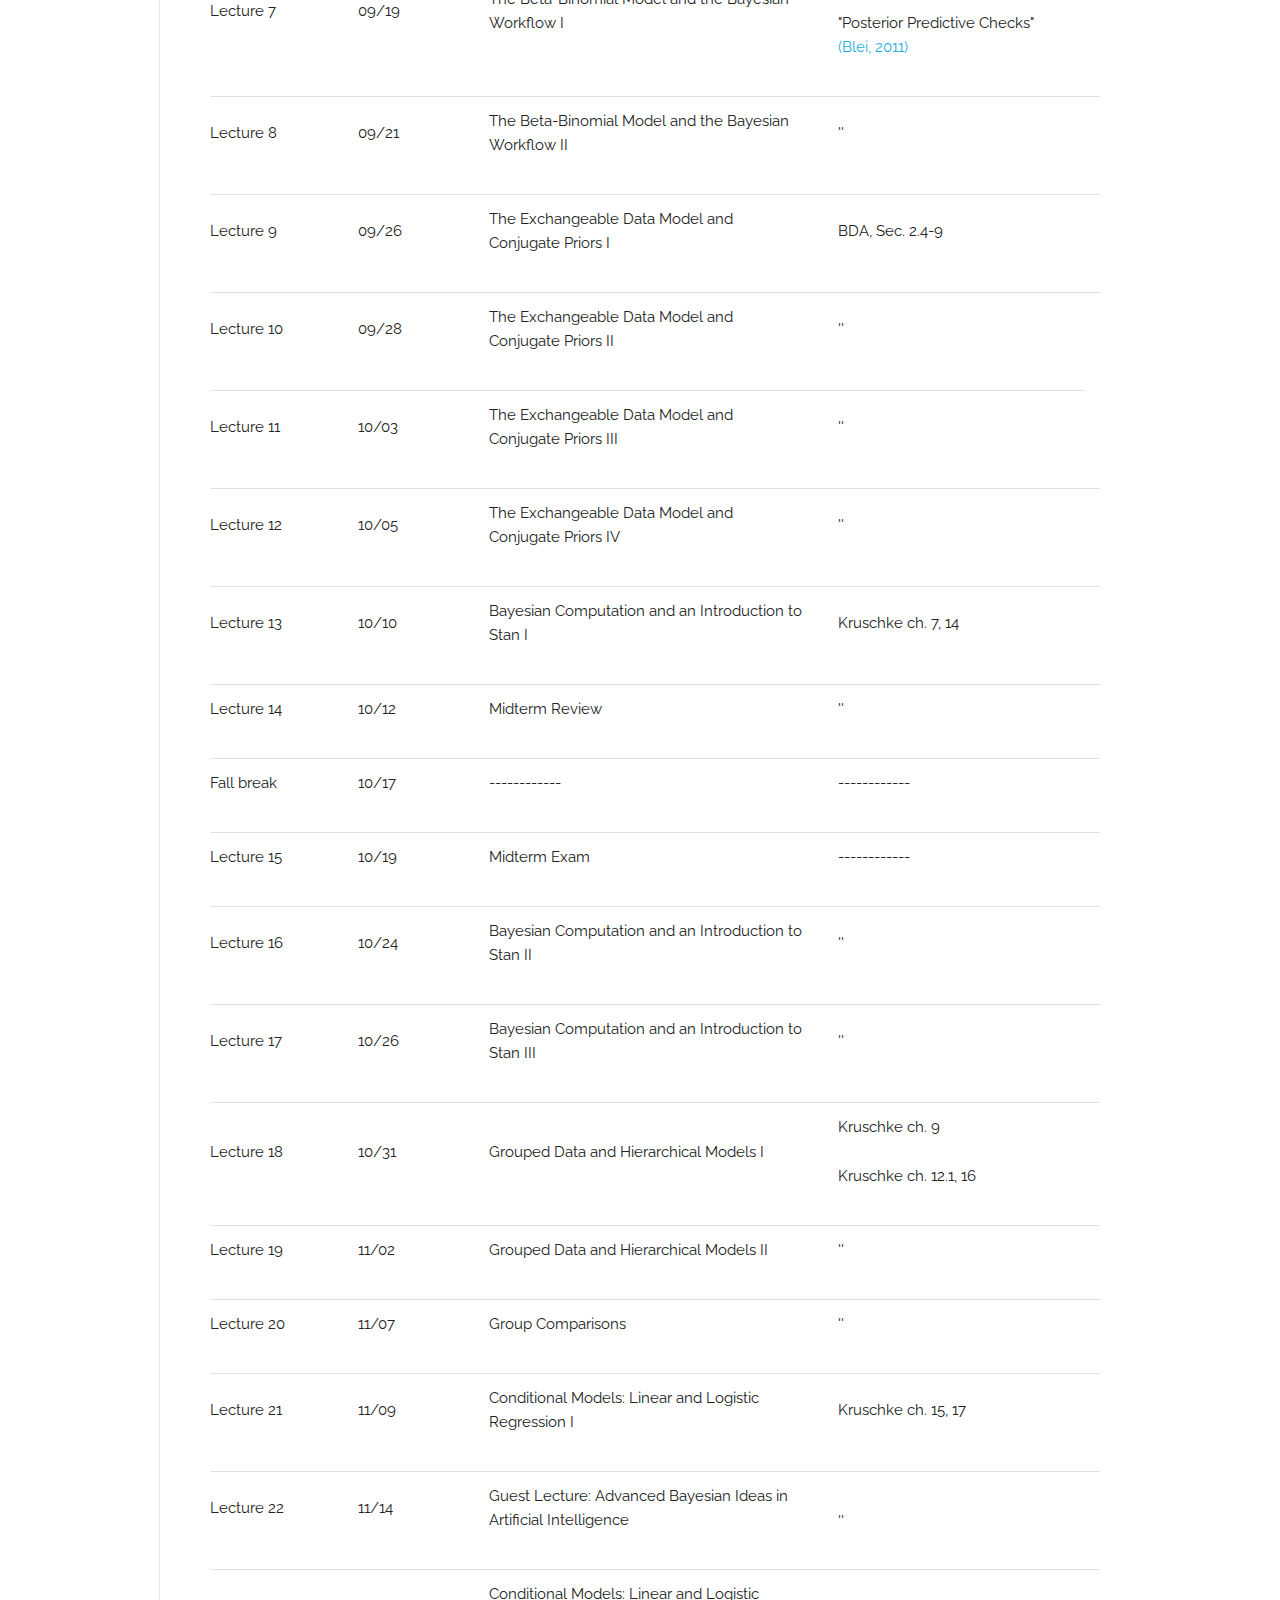
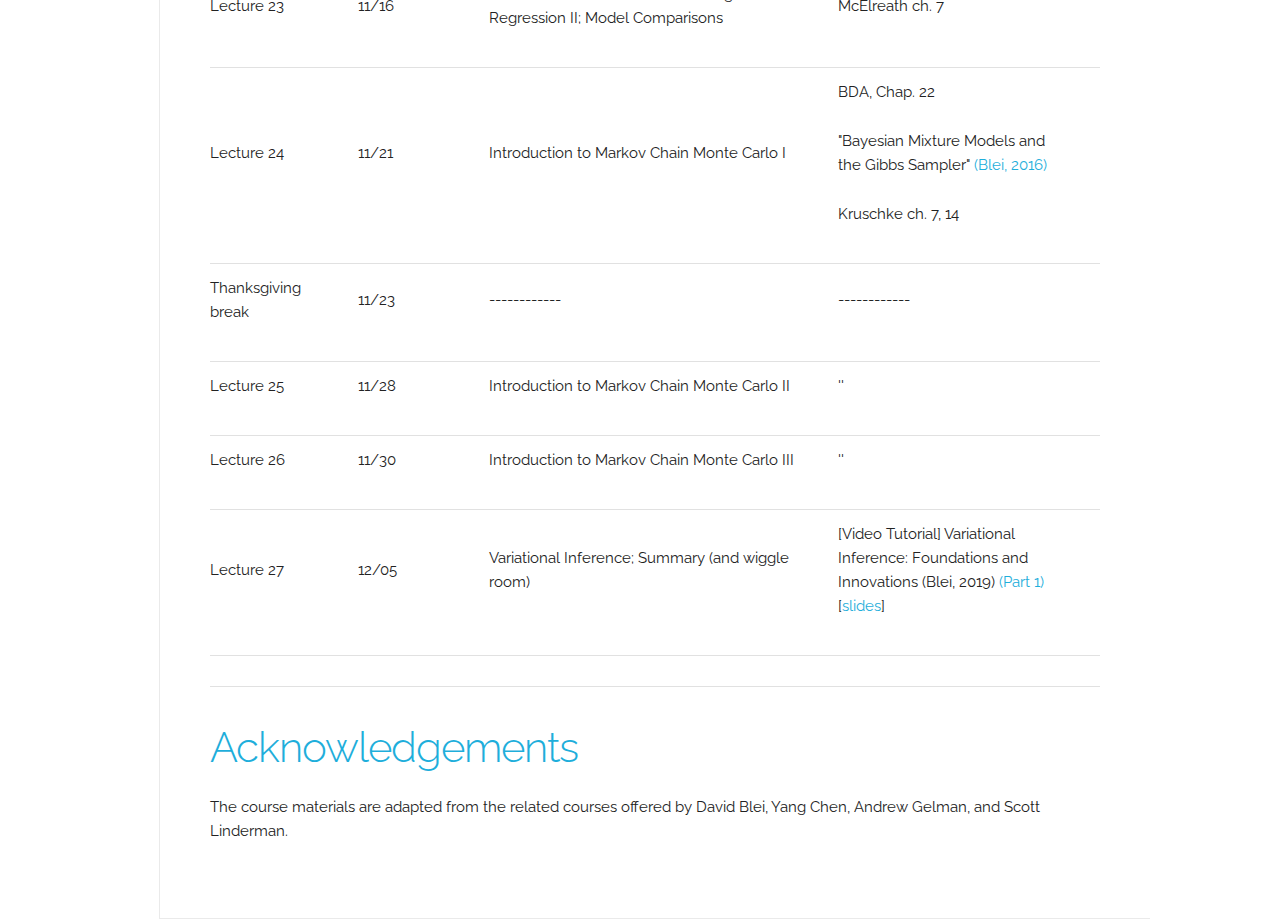
<file: courses/bayesian/fall23/bayesian23f.html>
<!DOCTYPE html>
<html lang="en">
<head>
    <meta charset="utf-8">
    <meta http-equiv="X-UA-Compatible" content="IE=edge">
    <meta name="viewport" content="width=device-width, initial-scale=1">
    <!-- The above 3 meta tags *must* come first in the head; any other head content must come *after* these tags -->
    <title>Bayesian Data Analysis</title>
    <meta name="description" content="Bayesian Data Analysis">
    <meta name="author" content="Yixin Wang">

    <!-- Favicon
    –––––––––––––––––––––––––––––––––––––––––––––––––– -->
    <link rel="icon" href="images/favicon.ico" type="image/x-icon" />

    <!-- FONT
    –––––––––––––––––––––––––––––––––––––––––––––––––– -->
    <link href="https://fonts.googleapis.com/css?family=Raleway:400,300,600" rel="stylesheet" type="text/css">

    <!-- font-awesome -->
    <link href="../../../css/font-awesome.min.css" rel="stylesheet">

    <!-- Bootstrap -->
    <link href="../../../css/bootstrap.min.css" rel="stylesheet">

    <!-- Style CSS -->
    <link href="../../../css/style.css" rel="stylesheet">
    <link rel="stylesheet" href="../../../css/normalize.css">
    <link rel="stylesheet" href="../../../css/skeleton.css">
    <script type="text/javascript" src="http://cdn.mathjax.org/mathjax/latest/MathJax.js?config=TeX-AMS-MML_HTMLorMML"></script>

    <!-- HTML5 shim and Respond.js for IE8 support of HTML5 elements and media queries -->
    <!-- WARNING: Respond.js doesn't work if you view the page via file:// -->
    <!--[if lt IE 9]>
    <script src="https://oss.maxcdn.com/html5shiv/3.7.2/html5shiv.min.js"></script>
    <script src="https://oss.maxcdn.com/respond/1.4.2/respond.min.js"></script>
    <![endif]-->
</head>
<body id="page-top" data-spy="scroll" data-target=".navbar">
<div id="main-wrapper">
<!-- Page Preloader -->
<div id="preloader">
    <div id="status">
        <div class="status-mes"></div>
    </div>
</div>

<div class="columns-block container">



<!-- <div class="four fixedcolumns"> -->
    <!-- <header class="header theiaStickySidebar"> -->


<!-- <div class="nine columns"> -->
<!-- <div class="theiaStickySidebar"> -->
<section class="expertise-wrapper section-wrapper gray-bg">
    <!-- <div class="container-fluid"> -->
        <!-- <div class="row"> -->

<div class="ribbon">

</div>
<div>
<h1>
STATS/DATASCI 451 Fall 2023
</h1>
<h1>
Bayesian Data Analysis
</h1>
</div>
<hr />

<div class="nav-bar">
<p><a href="#overview">Overview</a> | <a href="#calendar">Course Calendar</a> | <a href="#lectures">Lecture Schedule</a> 
</div>
<hr />

<h2 id="overview"><a name="overview">Overview</a></h2>


<p>The course is an introduction to both principles and practice of
Bayesian inference for data analysis. We will focus on building
probabilistic models, algorithms for approximate Bayesian inference,
and methods for checking, criticizing, and revising models. Some of
the models we will study include classic Bayesian mixture and
regression models, hierarchical models, factor models, topic models,
and deep generative models. Alongside these models we will study
algorithms for approximate Bayesian inference including Markov Chain
Monte Carlo and variational inference algorithms. Finally, we will
discuss methods for checking, criticizing, and revising models in an
iterative manner, completing a virtuous cycle of applied Bayesian
statistics.</p>

<p>At the end of this course students will be familiar with the
Bayesian paradigm, and will be able to analyze different classes of
statistical models. The course gives an introduction to the
computational tools needed for Bayesian data analysis and develops
statistical modeling skills through a hands-on data analysis
approach.</p>

<h3 id="syllabus">Syllabus</h3>

<p>For course policies, course requirements, and grading policies,
please see the syllabus [<a
href="bayesian_syllabus_2023.pdf">link</a>].</p>

<!-- <p>The main requirements of the course are just-in-time teaching (JiTT)
questions (5%), weekly quizzes (24%), weekly homework assignments
(55%), and one final project (16%). Only your top 8 quiz scores and
your top 10 homework scores are counted.</p> -->

<h3 id="piazza">Piazza</h3>
<p>Students should sign up Piazza [<a href="https://piazza.com/umich/fall2023/statsdatasci451">link</a>] to join course discussions.</p>

<p><b>All communications with the teaching team (the instructor and
the GSIs) should be conducted over Piazza; please do not email. </b>
If you'd like to reach the instructor or the GSIs for private
questions, please post a private note on Piazza that is only visible
to the instructor and the GSIs. See <a
href="https://support.piazza.com/support/solutions/articles/48000616669-post-a-private-note">here</a>
for detailed instructions.  The GSIs and the instructor will be
monitoring piazza, endorsing correct student answers, and answering
questions that remain after a discussion.</p>

<p><b>As a bonus, up to 3 percentage points will be added to your
final course grade based on piazza participation.</b> You will get
(3x/100) bonus percentage points if the number of your total Piazza
contributions is (x * 100)% of the maximum number of contributions
among all students. The number of Piazza contributions will be
determined by Piazza class statistics.</p>

<h3 id="teaching-staff">Teaching Team and Office Hours</h3>
<ul>
<li>Instructor: Yixin Wang </li>
<ul>
<li>Office Hour: Weekly <a
href="https://calendar.google.com/calendar/u/1?cid=Y19vcGlqcWhrZjloM2MzZHBhb2dkcGh1aHU3OEBncm91cC5jYWxlbmRhci5nb29nbGUuY29t">Office
Hours</a>. </li>
</ul></li>

<li>GSI: 
<ul>
<li>Zhiwei Xu (Office Hour: Monday 4:30-5:30pm virtual, Wednesday 2:20-3:50pm in person, Friday 9:00-9:30am virtual)</li> 
<li>Akhil Goel (Office Hour: Tuesdays: 4:30-6:00pm in person, Thursdays: 9-10:30am virtual)</li> 
</ul>
In person GSI Office Hours: Angel Hall G219 </br>
Virtual GSI Office Hours: <a href="https://umich.zoom.us/j/8636631834">https://umich.zoom.us/j/8636631834</a></br>
Please refer to course calendar for details.
</li>

<!-- <h3 id="when-where">When and Where</h3> -->


<h2 id="calendar"><a name="calendar">Course Calendar</a></h2>
<ul>
<li>Lecture: Tue/Thur 11:30am-12:50pm </li>
<li>Location: Auditorium D Angel Hall </li>
<li>Google Calendar: The Google Calendar below ideally contains all events and deadlines for student's convenience. Please feel free to add this calendar to your Google Calendar by clicking on the plus (+) button on the bottom right corner of the calendar below. Any adhoc changes to the schedule will be visible on the calendar first. </li>

<iframe src="https://calendar.google.com/calendar/embed?height=600&wkst=1&bgcolor=%23ffffff&ctz=America%2FNew_York&showTitle=1&showNav=1&showTabs=1&mode=AGENDA&src=Y2M2MjI2aHRxODhhNzNpZnE3dWtnam84MGtAZ3JvdXAuY2FsZW5kYXIuZ29vZ2xlLmNvbQ&color=%234285F4" style="border-width:0" width="800" height="400" frameborder="0" scrolling="no"></iframe></li>

</ul>

<h2 id="lectures"><a name="lectures">Lecture Schedule</a></h2>

<p>The Schedule is subject to change.</p>

<p>By each date, please read about
the topic at hand; please choose one reading from the list for the
topic.</p>

Kruschke = Doing Bayesian Data Analysis [<a href="https://nyu-cdsc.github.io/learningr/assets/kruschke_bayesian_in_R.pdf">link</a>]</br>
BDA = Bayesian Data Analysis by Gelman [<a href="http://www.stat.columbia.edu/~gelman/book/">link</a>]</br>
PML = Probabilistic Machine Learning: Advanced Topics by Murphy [<a href="https://probml.github.io/pml-book/book2.html">link</a>]</br>
PRML = Pattern Recognition and Machine Learning by Bishop [<a href="https://www.microsoft.com/en-us/research/uploads/prod/2006/01/Bishop-Pattern-Recognition-and-Machine-Learning-2006.pdf">link</a>]</br>
SR = Statistical Rethinking by McElreath [<a href="https://civil.colorado.edu/~balajir/CVEN6833/bayes-resources/RM-StatRethink-Bayes.pdf">link</a>]</br>
<p></p>

<table>
<colgroup>
<col width="15%" />
<col width="15%" />
<col width="40%" />
<col width="30%" />
</colgroup>
<thead>
<tr class="header">
<th align="left"></th>
<th align="left">Date</th>
<th align="left">Topic</th>
<th align="left">Readings</th>
<td align="left"><p></p></td>
</tr>
</thead>
<tbody>
<tr class="odd">
<td align="left"><p>Lecture 1</p></td>
<td align="left"><p>08/29</p></td>
<td align="left"><p>Introduction I</p></td>
<td align="left">
<p> Kruschke ch. 2</br>
<p>"Bayesian data analysis for newcomers" <a href="https://link.springer.com/article/10.3758/s13423-017-1272-1">(Kruschke and Liddel, 2018)</a></br>
<p>"R Basics with Google Colab" <a href="https://colab.research.google.com/drive/1iz6ILnVGt8Qc6UR1l7oTPou4l6WSrw9S?usp=sharing">Notebook</a> <a href="https://www.youtube.com/watch?v=qE_nQPojhhw">Video</a></p></td>
<td align="left"><p></p></td>
</tr>

<tr class="even">
<td align="left"><p>Lecture 2</p></td>
<td align="left"><p>08/31</p></td>
<td align="left"><p>Probability: A Review of Basic Concepts and Bayes’ Theorem I</p></td>
<td align="left">
<p> Kruschke ch. 4</br>
<p><a href="http://www.cs.columbia.edu/~blei/fogm/2016F/doc/probability_review.pdf">"Review of Probability" (Blei, 2016)</a></br>
<td align="left"><p></p></td>
</tr>



<tr class="odd">
<td align="left"><p>Lecture 3</p></td>
<td align="left"><p>09/05</p></td>
<td align="left"><p>Probability: A Review of Basic Concepts and Bayes’ Theorem II</p></td>
<td align="left">
''
<!-- <p>"The Basics of Graphical Models" <a href="http://www.cs.columbia.edu/~blei/fogm/2016F/doc/graphical-models.pdf">(Blei, 2016)</a></br>
"Statistical Concepts" <a href="http://www.cs.columbia.edu/~blei/fogm/2016F/doc/models.pdf">(Blei, 2016)</a></br>
BDA, Sec. 2.1-3</br>
SR, Sec. 2.3-5 and Chap. 3</br>
PRML, Sec. 1.2-3</br>
"Model-based Machine Learning"  <a href="http://www.cs.columbia.edu/~blei/fogm/2022F/readings/Bishop2013.pdf">(Bishop, 2013)</a></p></td> -->
<td align="left"><p></p></td>
<!-- ESL 9.2</p></td> -->
</tr>


<tr class="even">
<td align="left"><p>Lecture 4</p></td>
<td align="left"><p>09/07</p></td>
<td align="left"><p>The Basics of Bayesian Statistics I</p></td>
<td align="left">
<p> Kruschke ch. 5</br>
<!-- <p>Sec. 4 of "The Exponential Family" <a href="http://www.cs.columbia.edu/~blei/fogm/2016F/doc/exponential_families.pdf">(Blei, 2016)</a></br>
PML, Sec 3.1-5</br>
BDA, Sec. 2.4-9</p></td> -->
<td align="left"><p></p></td>
</tr>


<tr class="odd">
<td align="left"><p>Lecture 5</p></td>
<td align="left"><p>09/12</p></td>
<td align="left"><p>The Basics of Bayesian Statistics II</p></td>
<td align="left"><p>''</p></td>
<td align="left"><p></p></td>
</tr>



<tr class="even">
<td align="left"><p>Lecture 6</p></td>
<td align="left"><p>09/14</p></td>
<td align="left"><p>The Basics of Bayesian Statistics III</p></td>
<td align="left"><p>''</td>
<td align="left"><p></p></td>
</tr>


<tr class="odd">
<td align="left"><p>Lecture 7</p></td>
<td align="left"><p>09/19</p></td>
<td align="left"><p>The Beta-Binomial Model and the Bayesian Workflow I</p></td>
<td align="left">
<p> Kruschke ch. 6</br>
<p>"Posterior Predictive Checks" <a href="https://www.cs.princeton.edu/courses/archive/fall11/cos597C/lectures/ppc.pdf">(Blei, 2011)</a></br>
<!-- BDA, Sec. 6.1-5</br>
PML, Sec. 3.9</p></td> -->
<td align="left"><p></p></td>
</tr>



<tr class="even">
<td align="left"><p>Lecture 8</p></td>
<td align="left"><p>09/21</p></td>
<td align="left"><p>The Beta-Binomial Model and the Bayesian Workflow II</p></td>
<td align="left"><p>''</p></td>
<td align="left"><p></p></td>
</tr>


<tr class="odd">
<td align="left"><p>Lecture 9</p></td>
<td align="left"><p>09/26</p></td>
<td align="left"><p>The Exchangeable Data Model and Conjugate Priors I</p></td>
<td align="left"><p>BDA, Sec. 2.4-9</a></br>
</p></td>
<td align="left"><p></p></td>
</tr>


<tr class="even">
<td align="left"><p>Lecture 10</p></td>
<td align="left"><p>09/28</p></td>
<td align="left"><p>The Exchangeable Data Model and Conjugate Priors II</p></td>
<td align="left"><p>''</a></br>
</tr>


<tr class="odd">
<td align="left"><p>Lecture 11</p></td>
<td align="left"><p>10/03</p></td>
<td align="left"><p>The Exchangeable Data Model and Conjugate Priors III</p></td>
<td align="left"><p>''</br>
</p></td>
<td align="left"><p></p></td>
</tr>


<tr class="even">
<td align="left"><p>Lecture 12</p></td>
<td align="left"><p>10/05</p></td>
<td align="left"><p>The Exchangeable Data Model and Conjugate Priors IV</br>
<td align="left"><p>''</p></td>
<td align="left"><p></p></td>
</tr>


<tr class="odd">
<td align="left"><p>Lecture 13</p></td>
<td align="left"><p>10/10</p></td>
<td align="left"><p>Bayesian Computation and an Introduction to Stan I</p></td>
<td align="left"><p>Kruschke ch. 7, 14</br>
<!-- <p>Sec. 1-2 of "Linear regression, Logistic regression, and Generalized Linear Models"<a href="http://www.cs.columbia.edu/~blei/fogm/2014F/lectures/glms.pdf"> (Blei, 2014)</a></br>
BDA, Chap. 14</br>
PML, Sec. 15.1-2</br>
SR, Chap. 4</br></p></td> -->
</p></td>
<td align="left"><p></p></td>
</tr>


<tr class="even">
<td align="left"><p>Lecture 14</p></td>
<td align="left"><p>10/12</p></td>
<td align="left"><p>Midterm Review</p></td>
<td align="left"><p>''</p></td>
<td align="left"><p></p></td>
</tr>


<tr class="odd">
<td align="left"><p>Fall break</p></td>
<td align="left"><p>10/17</p></td>
<td align="left"><p>------------</p></td>
<td align="left"><p>------------</p></td>
<td align="left"><p></p></td>
</tr>


<tr class="odd">
<td align="left"><p>Lecture 15</p></td>
<td align="left"><p>10/19</p></td>
<td align="left"><p>Midterm Exam</p></td>
<td align="left"><p>------------</p></td>
<td align="left"><p></p></td>
</tr>



<tr class="odd">
<td align="left"><p>Lecture 16</p></td>
<td align="left"><p>10/24</p></td>
<td align="left"><p>Bayesian Computation and an Introduction to Stan II</p></td>
<td align="left"><p>''</p></td>
<td align="left"><p></p></td>
</tr>



<tr class="even">
<td align="left"><p>Lecture 17</p></td>
<td align="left"><p>10/26</p></td>
<td align="left">Bayesian Computation and an Introduction to Stan III</p></td>
<td align="left"><p>''</p></td>
<td align="left"><p></p></td>
</tr>


<tr class="even">
<td align="left"><p>Lecture 18</p></td>
<td align="left"><p>10/31</p></td>
<td align="left"><p>Grouped Data and Hierarchical Models I</p></td>
<td align="left"><p> Kruschke ch. 9</br>
<p>Kruschke ch. 12.1, 16</p></td>
<td align="left"><p>
</p></td>
</tr>


<tr class="even">
<td align="left"><p>Lecture 19</p></td>
<td align="left"><p>11/02</p></td>
<td align="left"><p>Grouped Data and Hierarchical Models II</p></td>
<td align="left"><p>''</p></td>
<td align="left"><p></p></td>
</tr>


<tr class="even">
<td align="left"><p>Lecture 20</p></td>
<td align="left"><p>11/07</p></td>
<td align="left"><p>Group Comparisons</p></td>
<td align="left"><p>''</p></td>
<td align="left"><p></p></td>
</tr>



<tr class="odd">
<td align="left"><p>Lecture 21</p></td>
<td align="left"><p>11/09</p></td>
<td align="left"><p>Conditional Models: Linear and Logistic Regression I</p></td>
<td align="left"><p>Kruschke ch. 15, 17</p></td>
<td align="left"><p></p></td>
</tr>



<tr class="even">
<td align="left"><p>Lecture 22</p></td>
<td align="left"><p>11/14</p></td>
<td align="left"><p>Guest Lecture: Advanced Bayesian Ideas in Artificial Intelligence</p></td>
<td align="left">''
<td align="left"><p></p></td>
</tr>


<tr class="odd">
<td align="left"><p>Lecture 23</p></td>
<td align="left"><p>11/16</p></td>
<td align="left"><p>Conditional Models: Linear and Logistic Regression II; Model Comparisons</p></td>
<td align="left"><p>McElreath ch. 7</p></td>
<td align="left"><p></p></td>
</tr>



<tr class="even">
<td align="left"><p>Lecture 24</p></td>
<td align="left"><p>11/21</p></td>
<td align="left"><p>Introduction to Markov Chain Monte Carlo I</p></td>
<td align="left"><p>BDA, Chap. 22</br>
<p>"Bayesian Mixture Models and the Gibbs Sampler"<a href="http://www.cs.columbia.edu/~blei/fogm/2016F/doc/gibbs.pdf"> (Blei, 2016)</a></br>
<p>Kruschke ch. 7, 14</p></td>
<td align="left"><p></p></td>
</tr>



<tr class="odd">
<td align="left"><p>Thanksgiving break</p></td>
<td align="left"><p>11/23</p></td>
<td align="left"><p>------------</p></td>
<td align="left"><p>------------</p></td>
<td align="left"><p></p></td>
</tr>


<tr class="even">
<td align="left"><p>Lecture 25</p></td>
<td align="left"><p>11/28</p></td>
<td align="left"><p>Introduction to Markov Chain Monte Carlo II</p></td>
<td align="left"><p>''</p></td>
<td align="left"><p></p></td>
</tr>


<tr class="even">
<td align="left"><p>Lecture 26</p></td>
<td align="left"><p>11/30</p></td>
<td align="left"><p>Introduction to Markov Chain Monte Carlo III</p></td>
<td align="left"><p>''</p></td>
<td align="left"><p></p></td>
</tr>
<!-- <tr class="even"> -->
<!-- <td align="left"><p>Lecture 25</p></td>
<td align="left"><p>11/29</p></td>
<td align="left"><p>Deep Generative Models and Black Box Variational Inference I</p></td>
<td align="left"><p>"Variational Autoencoders"<a href="https://deepgenerativemodels.github.io/notes/vae/"> (Grover, 2018)</a></br>
[Video Tutorial] "Variational Inference: Foundations and Innovations" (Blei, 2019) <a href="https://www.youtube.com/watch?v=Wd7R_YX4PcQ">(Part 2) </a> [<a href="http://www.cs.columbia.edu/~blei/talks/Blei_VI_tutorial.pdf">slides</a>]</br>
"An Introduction to Variational Autoencoders" Chap. 1-2 <a href="https://arxiv.org/pdf/1906.02691.pdf">(Kingma and Welling, 2019)</a></br>
PML, Sec. 10.3, 21.2</br>
</p></td>
<td align="left"><p></p></td>
</tr>
 -->

<tr class="odd">
<td align="left"><p>Lecture 27</p></td>
<td align="left"><p>12/05</p></td>
<td align="left"><p>Variational Inference; Summary (and wiggle room)</p></td>
<td align="left"><p>[Video Tutorial] Variational Inference: Foundations and Innovations (Blei, 2019) <a href="https://www.youtube.com/watch?v=DaqNNLidswA">(Part 1) </a> [<a href="http://www.cs.columbia.edu/~blei/talks/Blei_VI_tutorial.pdf">slides</a>]</br></a></p></td>
<td align="left"><p></p></td>
</tr>

<!-- 
<tr class="even">
<td align="left"><p>Lecture 28</p></td>
<td align="left"><p>12/07</p></td>
<td align="left"><p>Summary (and wiggle room)</p></td>
<td align="left"><p>------------</p></td>
<td align="left"><p></p></td>
</tr> -->
</tbody>
</table>
<hr />


<!-- 

<h2 id="project"><a name="project">Final Project</a></h2>

<p>The final project is an individual project. For requirements of the
final project, please see the <a href="bayesian_project.pdf">final
project guidelines</a>. The LaTeX template for the project report is
<a href="template.zip">here</a>. </p> -->

<!-- <h2 id="tutorials"><a name="tutorials">Tutorials</a></h2>
<table>
<thead>
<tr class="header">
<th align="left"></th>
<th align="left">Date</th>
<th align="left">Topic</th>
<th align="left">Materials</th>
</tr>
</thead>
<tbody>
<tr class="odd">
<td align="left">Tutorial 1</td>
<td align="left">01.10</td>
<td align="left">Probability review</td>
<td align="left">[<a href="tut/tut01.pdf">slides</a>]</td>
</tr>
<tr class="even">
<td align="left">Tutorial 2</td>
<td align="left">01.17</td>
<td align="left">Linear algebra review</td>
<td align="left">[<a href="tut/tut02.pdf">slides</a>] [<a href="https://nbviewer.jupyter.org/url/www.cs.toronto.edu/~mren/teach/csc411_19s/tut/tut02.ipynb">demo</a>] [<a href="https://nbviewer.jupyter.org/url/www.cs.toronto.edu/~mren/teach/csc411_19s/tut/tut02_worksheet.ipynb">exercise</a>]</td>
</tr>
<tr class="odd">
<td align="left">Tutorial 3</td>
<td align="left">01.24</td>
<td align="left">Gradient descent</td>
<td align="left">[<a href="tut/tut03.pdf">slides</a>] [<a href="https://nbviewer.jupyter.org/url/www.cs.toronto.edu/~mren/teach/csc411_19s/tut/tut03.ipynb">demo</a>] [<a href="https://nbviewer.jupyter.org/url/www.cs.toronto.edu/~mren/teach/csc411_19s/tut/tut03_worksheet.ipynb">exercise</a>]</td>
</tr>
<tr class="even">
<td align="left">Tutorial 4</td>
<td align="left">01.31</td>
<td align="left">Linear algebra review</td>
<td align="left">[<a href="tut/tut04.pdf">slides</a>] [<a href="https://nbviewer.jupyter.org/url/www.cs.toronto.edu/~mren/teach/csc411_19s/tut/tut04.ipynb">demo</a>] [<a href="https://nbviewer.jupyter.org/url/www.cs.toronto.edu/~mren/teach/csc411_19s/tut/tut04_worksheet.ipynb">exercise</a>]</td>
</tr>
<tr class="odd">
<td align="left">Tutorial 5</td>
<td align="left">02.07</td>
<td align="left">Midterm review</td>
<td align="left">[<a href="tut/tut05.pdf">slides</a>]</td>
</tr>
<tr class="even">
<td align="left">Tutorial 6</td>
<td align="left">02.28</td>
<td align="left">MCMC</td>
<td align="left">[<a href="tut/tut06.pdf">slides</a>]</td>
</tr>
<tr class="odd">
<td align="left">Tutorial 7</td>
<td align="left">03.14</td>
<td align="left">Multivariate Gaussian</td>
<td align="left">[<a href="tut/tut07.pptx">slides</a>]</td>
</tr>
<tr class="even">
<td align="left">Tutorial 8</td>
<td align="left">03.21</td>
<td align="left">Bayesian optimization</td>
<td align="left">[<a href="tut/tut08.pdf">slides</a>] [<a href="https://nbviewer.jupyter.org/url/www.cs.toronto.edu/~mren/teach/csc411_19s/tut/tut08_1.ipynb">notebook 1</a>] [<a href="https://nbviewer.jupyter.org/url/www.cs.toronto.edu/~mren/teach/csc411_19s/tut/tut08_2.ipynb">notebook 2</a>]</td>
</tr>
<tr class="odd">
<td align="left">Tutorial 9</td>
<td align="left">03.28</td>
<td align="left">Reinforcement learning</td>
<td align="left">[<a href="https://nbviewer.jupyter.org/url/www.cs.toronto.edu/~mren/teach/csc411_19s/tut/tut09.ipynb">notebook</a>]</td>
</tr>
<tr class="even">
<td align="left">Tutorial 10</td>
<td align="left">04.04</td>
<td align="left">Final review</td>
<td align="left">[<a href="tut/tut10.pdf">slides</a>]</td>
</tr>
</tbody>
</table>
<hr /> -->


<!-- <h2 id="paper-readings"><a name="readings">Paper Readings</a></h2>
<p>5% of your total mark is allocated to reading a set of classic machine learning papers. We hope these papers are both interesting and understandable given what you learn in this course. Please select 2 papers of your interest from the reading list below. You will need to hand in reading notes for the papers you select. The notes should include a summary of the paper's main contribution and your view of the paper's strengths and weaknesses. Submit the notes on MarkUs under file name <code>reading.pdf</code>. A completion mark of 5% will be given.</p>
<ul>
<li><p>Viola, Paul, and Michael Jones. &quot;Rapid object detection using a boosted cascade of simple features.&quot; Computer Vision and Pattern Recognition, 2001. [<a href="http://www.robots.ox.ac.uk/~cvrg/trinity2002/CVPR-2001.pdf">pdf</a>]</p></li>
<li><p>Krizhevsky, Alex, Ilya Sutskever, and Geoffrey E. Hinton. &quot;Imagenet classification with deep convolutional neural networks.&quot; Advances in neural information processing systems. 2012. [<a href="http://papers.nips.cc/paper/4824-imagenet-classification-with-deep-convolutional-neural-networks.pdf">pdf</a>]</p></li>
<li><p>Mnih, Andriy, and Ruslan R. Salakhutdinov. &quot;Probabilistic matrix factorization.&quot; Advances in neural information processing systems. 2008. [<a href="http://papers.nips.cc/paper/3208-probabilistic-matrix-factorization.pdf">pdf</a>]</p></li>
<li><p>Olshausen, Bruno A., and David J. Field. &quot;Sparse coding with an overcomplete basis set: A strategy employed by V1?.&quot; Vision research 37.23 (1997): 3311-3325. [<a href="http://redwood.psych.cornell.edu/papers/olshausen_field_1997.pdf">pdf</a>]</p></li>
<li><p>Mnih, Volodymyr, et al. &quot;Human-level control through deep reinforcement learning.&quot; Nature 518.7540 (2015): 529. [<a href="https://web.stanford.edu/class/psych209/Readings/MnihEtAlHassibis15NatureControlDeepRL.pdf">pdf</a>]</p></li>
<li><p>Hardt, Moritz, Eric Price, and Nati Srebro. &quot;Equality of opportunity in supervised learning.&quot; Advances in neural information processing systems. 2016. [<a href="http://papers.nips.cc/paper/6374-equality-of-opportunity-in-supervised-learning.pdf">pdf</a>]</p></li>
<li><p>Tsochantaridis, Ioannis, et al. &quot;Large margin methods for structured and interdependent output variables.&quot; Journal of machine learning research 6.Sep (2005): 1453-1484. [<a href="http://www.jmlr.org/papers/volume6/tsochantaridis05a/tsochantaridis05a.pdf">pdf</a>]</p></li>
<li><p>Sutskever, Ilya, Oriol Vinyals, and Quoc V. Le. &quot;Sequence to sequence learning with neural networks.&quot; Advances in neural information processing systems. 2014. [<a href="http://papers.nips.cc/paper/5346-sequence-to-sequence-learning-with-neural-networks.pdf">pdf</a>]</p></li>
<li><p>Ren, Shaoqing, et al. &quot;Faster r-cnn: Towards real-time object detection with region proposal networks.&quot; Advances in neural information processing systems. 2015. [<a href="http://papers.nips.cc/paper/5638-faster-r-cnn-towards-real-time-object-detection-with-region-proposal-networks.pdf">pdf</a>]</p></li>
<li><p>Coates, Adam, and Andrew Y. Ng. &quot;The importance of encoding versus training with sparse coding and vector quantization.&quot; Proceedings of the 28th international conference on machine learning. 2011. [<a href="http://www.robotics.stanford.edu/~ang/papers/icml11-EncodingVsTraining.pdf">pdf</a>]</p></li>
<li><p>Kingma, Diederik P., and Max Welling. &quot;Auto-encoding variational bayes.&quot; Proceedings of the 2nd international conference on learning representations. 2014. [<a href="https://arxiv.org/pdf/1312.6114.pdf">pdf</a>]</p></li>
<li><p>Bottou, Léon, and Olivier Bousquet. &quot;The tradeoffs of large scale learning.&quot; Advances in neural information processing systems. 2008. [<a href="http://papers.nips.cc/paper/3323-the-tradeoffs-of-large-scale-learning.pdf">pdf</a>]</p></li>
<li><p>Neal, Radford and Hinton, Geoffrey. “A view of the EM algorithm that justifies incremental, sparse, and other variants.” Learning in graphical models. 1999. [<a href="http://www.cs.toronto.edu/~hinton/absps/emk.pdf">pdf</a>]</p></li>
<li><p>Tipping, Michael and Bishop, Christopher. “Probabilistic principal component analysis.” Journal of the royal statistical society. 1999. [<a href="http://www.robots.ox.ac.uk/~cvrg/hilary2006/ppca.pdf">pdf</a>]</p></li>
</ul>
<hr />
<h2 id="resources"><a name="resources">Resources</a></h2>
<h3 id="suggested-readings">Suggested Readings</h3>
<ul>
<li>ESL: The Elements of Statistical Learning, by Hastie, Tibshirani, and Friedman. [<a href="https://web.stanford.edu/~hastie/Papers/ESLII.pdf">link</a>]</li>
<li>MacKay: Information Theory, Inference, and Learning Algorithms, by David MacKay. [<a href="http://www.inference.org.uk/itila/book.html">link</a>]</li>
<li>Barber: Bayesian Reasoning and Machine Learning, by David Barber. [<a href="http://web4.cs.ucl.ac.uk/staff/D.Barber/textbook/090310.pdf">link</a>]</li>
<li>Bishop: Pattern Recognition and Machine Learning, by Chris Bishop. [<a href="https://www.microsoft.com/en-us/research/people/cmbishop/#!prml-book">link</a>]</li>
<li>Sutton and Barto: Reinforcement Learning: An Introduction, by Sutton and Barto. [<a href="http://incompleteideas.net/book/the-book-2nd.html">link</a>]</li>
</ul>
 -->


<h2 id="acknowledgements"><a name="acknowledgement">Acknowledgements</a></h2> 
The course materials are adapted from the related courses offered by David Blei, Yang Chen, Andrew Gelman, and Scott Linderman.


<div class="ribbon">

</div>



</section>

<!-- </div> -->
<!-- Sticky -->
<!-- </div> -->
<!-- .right-col-block -->
<!-- </div> -->
<div class="row" style="padding-bottom: 25%"> </div>
<!-- .columns-block -->

<!-- #main-wrapper -->

<!-- jquery -->
<script src="../../../js/jquery-2.1.4.min.js"></script>

<!-- Bootstrap -->
<script src="../../../js/bootstrap.min.js"></script>
<script src="../../../js/theia-sticky-sidebar.js"></script>
<script src="../../../js/scripts.js"></script>
</body>
</html>
</file>
<file: style.css>
/* ═══════════════════════════════════════════════════════
   Yixin Wang — shared site styles
   ═══════════════════════════════════════════════════════ */

*, *::before, *::after { margin: 0; padding: 0; box-sizing: border-box; }

:root {
  --c-bg: #FFFFFF;
  --c-sidebar: #FAF9F6;
  --c-hover: #F5F3EE;
  --c-text: #1B1B1B;
  --c-text-2: #555;
  --c-text-3: #888;
  --c-accent: #1a5632;
  --c-accent-bg: #e9f2ec;
  --c-border: #E4E1D9;
  --c-border-light: #F0EDE6;

  /* Award palette */
  --c-award: #8a6914;
  --c-award-strong: #a67c1a;
  --c-award-bg: #fdf6df;
  --c-award-bg-strong: #fbecb8;
  --c-award-border: #e8d278;

  --c-highlight-bg: #fff8eb;
  --c-highlight-border: #e8d5a8;

  /* Topic tag palette */
  --t-causal-c:   #1a5632;  --t-causal-bg:   #e4efe7;
  --t-bayes-c:    #1f4a85;  --t-bayes-bg:    #e2e9f5;
  --t-vi-c:       #3b7ab8;  --t-vi-bg:       #e6f0fa;
  --t-rep-c:      #6a3f8a;  --t-rep-bg:      #ede4f3;
  --t-llm-c:      #9a4a15;  --t-llm-bg:      #fae4d2;
  --t-theory-c:   #4a4a4a;  --t-theory-bg:   #ececec;
  --t-fair-c:     #a63d5a;  --t-fair-bg:     #f7e1e8;
  --t-app-c:      #0c6e85;  --t-app-bg:      #d9ecf2;

  --font-serif: 'Source Serif 4', Georgia, serif;
  --font-sans: 'Instrument Sans', -apple-system, sans-serif;
  --font-mono: 'IBM Plex Mono', monospace;
}

html { scroll-behavior: smooth; }

body {
  font-family: var(--font-sans);
  background: var(--c-bg);
  color: var(--c-text);
  line-height: 1.6;
  -webkit-font-smoothing: antialiased;
  -moz-osx-font-smoothing: grayscale;
}

a { color: var(--c-accent); text-decoration: none; transition: color 0.2s; }
a:hover { color: #123d23; }

.page { display: flex; min-height: 100vh; }

/* ── SIDEBAR ── */
.sidebar {
  width: 320px;
  flex-shrink: 0;
  position: sticky;
  top: 0;
  height: 100vh;
  padding: 56px 36px;
  border-right: 1px solid var(--c-border);
  background: var(--c-sidebar);
  display: flex;
  flex-direction: column;
  overflow-y: auto;
}

.sidebar-photo {
  width: 120px;
  height: 120px;
  border-radius: 50%;
  object-fit: cover;
  margin-bottom: 24px;
  filter: grayscale(15%);
  transition: filter 0.4s;
}
.sidebar-photo:hover { filter: grayscale(0%); }

.sidebar-name {
  font-family: var(--font-serif);
  font-size: 1.55rem;
  font-weight: 600;
  letter-spacing: -0.02em;
  line-height: 1.25;
}

.sidebar-aff {
  font-size: 0.9rem;
  color: var(--c-text-2);
  margin-top: 4px;
}

.sidebar-email {
  font-family: var(--font-mono);
  font-size: 0.78rem;
  color: var(--c-text-3);
  text-decoration: none;
  margin-top: 4px;
  display: inline-block;
  transition: color 0.2s;
}
.sidebar-email:hover { color: var(--c-accent); }

nav { margin-top: 40px; display: flex; flex-direction: column; gap: 3px; }

nav a {
  text-decoration: none;
  font-size: 0.95rem;
  font-weight: 500;
  color: var(--c-text-2);
  padding: 9px 14px;
  border-radius: 7px;
  transition: background 0.2s, color 0.2s;
}
nav a:hover { background: var(--c-hover); color: var(--c-text); }
nav a.active {
  color: var(--c-accent);
  background: var(--c-accent-bg);
  font-weight: 600;
}

.sidebar-footer {
  margin-top: auto;
  padding-top: 28px;
  font-size: 0.76rem;
  color: var(--c-text-3);
  line-height: 1.7;
}

/* ── MAIN ── */
.main {
  flex: 1;
  min-width: 0;
  max-width: 820px;
  padding: 56px 64px 96px;
}

.main-title {
  font-family: var(--font-serif);
  font-size: 2.1rem;
  font-weight: 600;
  letter-spacing: -0.03em;
  margin-bottom: 40px;
}

.main-subtitle {
  font-family: var(--font-serif);
  font-size: 1.1rem;
  color: var(--c-text-2);
  margin-top: -28px;
  margin-bottom: 32px;
  font-style: italic;
  font-weight: 400;
}

/* ═══ BIO / HOME PAGE ═══ */
.bio {
  font-size: 0.95rem;
  line-height: 1.75;
  color: var(--c-text);
  animation: fadeIn 0.5s ease both;
  max-width: 640px;
}
.bio p { margin-bottom: 16px; }
.bio a {
  text-decoration-line: underline;
  text-decoration-color: var(--c-accent-bg);
  text-underline-offset: 2px;
  text-decoration-thickness: 2px;
  transition: text-decoration-color 0.2s;
}
.bio a:hover { text-decoration-color: var(--c-accent); }

.section-heading {
  font-family: var(--font-serif);
  font-size: 1.2rem;
  font-weight: 600;
  letter-spacing: -0.02em;
  margin-top: 40px;
  margin-bottom: 16px;
  color: var(--c-text);
}

.interest-group {
  margin-bottom: 10px;
  padding: 14px 18px;
  border-radius: 8px;
  border: 1px solid var(--c-border-light);
  background: var(--c-sidebar);
  transition: background 0.2s, border-color 0.2s, box-shadow 0.25s;
}
.interest-group:hover {
  background: #fff;
  border-color: var(--c-border);
  box-shadow: 0 2px 8px rgba(0,0,0,0.04);
}

.interest-label {
  font-weight: 600;
  font-size: 0.9rem;
  color: var(--c-text);
  margin-bottom: 3px;
}

.interest-desc {
  font-size: 0.85rem;
  color: var(--c-text-2);
  line-height: 1.6;
}
.interest-desc a {
  text-decoration-line: underline;
  text-decoration-color: var(--c-accent-bg);
  text-underline-offset: 2px;
  text-decoration-thickness: 1.5px;
}
.interest-desc a:hover { text-decoration-color: var(--c-accent); }

.callout {
  margin-top: 32px;
  padding: 16px 20px;
  border-radius: 8px;
  background: var(--c-highlight-bg);
  border: 1px solid var(--c-highlight-border);
  font-size: 0.9rem;
  line-height: 1.6;
  animation: fadeIn 0.5s ease 0.15s both;
  max-width: 640px;
}
.callout strong { font-weight: 600; }
.callout a { text-decoration-line: underline; text-underline-offset: 2px; }

.info-line {
  margin-top: 24px;
  font-size: 0.85rem;
  color: var(--c-text-2);
  animation: fadeIn 0.5s ease 0.2s both;
  max-width: 640px;
}
.info-line a {
  text-decoration-line: underline;
  text-decoration-color: var(--c-accent-bg);
  text-underline-offset: 2px;
  text-decoration-thickness: 1.5px;
}
.info-line a:hover { text-decoration-color: var(--c-accent); }


.office-hours-callout {
  margin-top: 26px;
  padding: 16px 20px;
  border-radius: 10px;
  background: linear-gradient(180deg, #f5faf6 0%, #eef6f0 100%);
  border: 1px solid #d6e7db;
  color: var(--c-text);
  font-size: 0.9rem;
  line-height: 1.65;
  max-width: 640px;
}
.office-hours-callout strong {
  color: var(--c-accent);
  margin-right: 6px;
}
.office-hours-callout a {
  font-weight: 600;
  text-decoration-color: #cfe3d6;
}
.office-hours-callout a:hover {
  text-decoration-color: var(--c-accent);
}

/* ═══ PAPERS PAGE ═══ */
.year-section {
  margin-bottom: 44px;
  animation: slideUp 0.45s ease both;
}

.year-heading {
  display: flex;
  align-items: center;
  gap: 14px;
  margin-bottom: 16px;
  position: sticky;
  top: 0;
  z-index: 5;
  background: var(--c-bg);
  padding: 10px 0;
}

.year-num {
  font-family: var(--font-serif);
  font-weight: 600;
  font-size: 1.35rem;
  color: var(--c-accent);
  letter-spacing: -0.02em;
}

.year-rule { flex: 1; height: 1px; background: var(--c-border); }

/* ── PAPER CARD ── */
.paper {
  padding: 16px 20px;
  border-radius: 8px;
  margin-bottom: 4px;
  transition: background 0.2s, border-color 0.2s, box-shadow 0.25s;
  border: 1px solid transparent;
  position: relative;
}
.paper:hover {
  background: var(--c-sidebar);
  border-color: var(--c-border);
  box-shadow: 0 2px 8px rgba(0,0,0,0.04);
}

.paper-authors {
  font-size: 0.82rem;
  color: var(--c-text-2);
  line-height: 1.5;
}

.paper-title {
  font-family: var(--font-serif);
  font-weight: 500;
  font-size: 1.05rem;
  line-height: 1.45;
  margin: 3px 0 5px;
  letter-spacing: -0.01em;
}

.paper-venue {
  font-family: var(--font-serif);
  font-style: italic;
  font-size: 0.82rem;
  color: var(--c-text-3);
}

/* ── TOPIC TAGS (right after venue, spaced away from links) ── */
.paper-topics {
  display: flex;
  flex-wrap: wrap;
  gap: 5px;
  margin-top: 10px;
  margin-bottom: 4px;
}

.topic {
  font-family: var(--font-mono);
  font-size: 0.67rem;
  font-weight: 500;
  padding: 2px 8px;
  border-radius: 3px;
  text-transform: lowercase;
  letter-spacing: 0.02em;
  line-height: 1.5;
  white-space: nowrap;
}

.topic-causal         { color: var(--t-causal-c);  background: var(--t-causal-bg); }
.topic-bayesian       { color: var(--t-bayes-c);   background: var(--t-bayes-bg); }
.topic-variational    { color: var(--t-vi-c);      background: var(--t-vi-bg); }
.topic-representation { color: var(--t-rep-c); background: var(--t-rep-bg); }
.topic-llm            { color: var(--t-llm-c);     background: var(--t-llm-bg); }
.topic-theory         { color: var(--t-theory-c);  background: var(--t-theory-bg); }
.topic-fairness       { color: var(--t-fair-c);    background: var(--t-fair-bg); }
.topic-application    { color: var(--t-app-c);     background: var(--t-app-bg); }

/* ── AWARD BADGE ── */
.paper-awards {
  margin: 12px 0 4px;
  display: flex;
  flex-wrap: wrap;
  gap: 6px;
}

.award {
  display: inline-flex;
  align-items: center;
  gap: 6px;
  font-size: 0.78rem;
  font-weight: 600;
  color: var(--c-award);
  background: linear-gradient(135deg, var(--c-award-bg) 0%, var(--c-award-bg-strong) 100%);
  padding: 4px 11px;
  border-radius: 5px;
  border: 1px solid var(--c-award-border);
  letter-spacing: 0.005em;
  box-shadow: 0 1px 2px rgba(138, 105, 20, 0.08);
}
.award::before {
  content: '★';
  color: var(--c-award-strong);
  font-size: 0.82rem;
  line-height: 1;
}

/* ── PAPER LINKS (clearly separated from topics) ── */
.paper-links {
  display: flex;
  flex-wrap: wrap;
  gap: 5px;
  margin-top: 14px;
}
.paper-links a {
  font-family: var(--font-mono);
  font-size: 0.72rem;
  font-weight: 500;
  text-decoration: none;
  color: var(--c-accent);
  padding: 2px 9px;
  border-radius: 4px;
  background: var(--c-accent-bg);
  transition: background 0.2s, color 0.2s;
}
.paper-links a:hover { background: var(--c-accent); color: #fff; }

/* ── TOPIC LEGEND ── */
.topic-legend {
  display: flex;
  flex-wrap: wrap;
  gap: 6px;
  margin-bottom: 32px;
  padding: 12px 16px;
  border-radius: 8px;
  background: var(--c-sidebar);
  border: 1px solid var(--c-border-light);
  font-size: 0.75rem;
  color: var(--c-text-3);
  align-items: center;
}
.topic-legend .legend-label {
  font-family: var(--font-mono);
  letter-spacing: 0.04em;
  text-transform: uppercase;
  font-size: 0.66rem;
  margin-right: 4px;
}

/* ═══ TEACHING PAGE ═══ */
.course {
  display: flex;
  align-items: baseline;
  gap: 14px;
  padding: 14px 20px;
  border-radius: 8px;
  margin-bottom: 4px;
  border: 1px solid transparent;
  transition: background 0.2s, border-color 0.2s, box-shadow 0.25s;
  animation: slideUp 0.45s ease both;
}
.course:hover {
  background: var(--c-sidebar);
  border-color: var(--c-border);
  box-shadow: 0 2px 8px rgba(0,0,0,0.04);
}

.course-term {
  font-family: var(--font-mono);
  font-size: 0.72rem;
  font-weight: 500;
  color: var(--c-text-3);
  letter-spacing: 0.03em;
  text-transform: uppercase;
  flex-shrink: 0;
  width: 100px;
}

.course-body { flex: 1; min-width: 0; }

.course-code {
  font-family: var(--font-mono);
  font-size: 0.72rem;
  font-weight: 500;
  color: var(--c-accent);
  background: var(--c-accent-bg);
  padding: 1px 7px;
  border-radius: 4px;
  display: inline-block;
  margin-bottom: 4px;
}

.course-title {
  font-family: var(--font-serif);
  font-weight: 500;
  font-size: 1.05rem;
  line-height: 1.4;
  letter-spacing: -0.01em;
}
.course-title a {
  color: var(--c-text);
  text-decoration-line: underline;
  text-decoration-color: transparent;
  text-underline-offset: 3px;
  text-decoration-thickness: 1.5px;
  transition: text-decoration-color 0.2s;
}
.course-title a:hover { text-decoration-color: var(--c-accent); }

/* ═══ COURSE PAGE (long-form content) ═══ */
.prose {
  font-size: 0.95rem;
  line-height: 1.75;
  color: var(--c-text);
  max-width: 720px;
}
.prose h2 {
  font-family: var(--font-serif);
  font-size: 1.4rem;
  font-weight: 600;
  letter-spacing: -0.02em;
  margin-top: 44px;
  margin-bottom: 14px;
  scroll-margin-top: 20px;
}
.prose h3 {
  font-family: var(--font-serif);
  font-size: 1.1rem;
  font-weight: 600;
  letter-spacing: -0.01em;
  margin-top: 28px;
  margin-bottom: 10px;
}
.prose p { margin-bottom: 14px; }
.prose ul { margin: 10px 0 18px 22px; }
.prose ul li { margin-bottom: 6px; }
.prose a {
  text-decoration-line: underline;
  text-decoration-color: var(--c-accent-bg);
  text-underline-offset: 2px;
  text-decoration-thickness: 1.5px;
}
.prose a:hover { text-decoration-color: var(--c-accent); }
.prose code,
.prose .mono {
  font-family: var(--font-mono);
  font-size: 0.82em;
  background: var(--c-sidebar);
  padding: 1px 6px;
  border-radius: 3px;
}
.prose strong { font-weight: 600; }

/* ── Page-local nav (Overview / Schedule / etc) ── */
.local-nav {
  display: flex;
  flex-wrap: wrap;
  gap: 6px;
  padding: 10px 14px;
  border-radius: 8px;
  background: var(--c-sidebar);
  border: 1px solid var(--c-border-light);
  margin-bottom: 32px;
  font-size: 0.78rem;
}
.local-nav a {
  font-family: var(--font-mono);
  text-decoration: none;
  color: var(--c-text-2);
  padding: 2px 10px;
  border-radius: 4px;
  transition: background 0.2s, color 0.2s;
}
.local-nav a:hover { background: var(--c-accent-bg); color: var(--c-accent); }

/* ── Lecture schedule table ── */
.schedule {
  width: 100%;
  border-collapse: collapse;
  margin: 14px 0;
  font-size: 0.85rem;
  font-variant-numeric: tabular-nums;
}
.schedule th,
.schedule td {
  text-align: left;
  padding: 10px 12px;
  border-bottom: 1px solid var(--c-border-light);
  vertical-align: top;
}
.schedule th {
  font-family: var(--font-mono);
  font-size: 0.7rem;
  text-transform: uppercase;
  letter-spacing: 0.04em;
  color: var(--c-text-3);
  font-weight: 600;
  border-bottom: 1px solid var(--c-border);
  background: var(--c-sidebar);
}
.schedule tr:hover td { background: var(--c-hover); }
.schedule .lec-num {
  font-family: var(--font-mono);
  font-size: 0.75rem;
  color: var(--c-text-3);
  white-space: nowrap;
  width: 80px;
}
.schedule .lec-date {
  font-family: var(--font-mono);
  font-size: 0.8rem;
  white-space: nowrap;
  width: 80px;
  color: var(--c-text-2);
}
.schedule .lec-topic { font-weight: 500; }
.schedule .lec-break td {
  background: var(--c-sidebar);
  color: var(--c-text-3);
  font-style: italic;
  font-family: var(--font-serif);
}
.schedule .readings {
  font-size: 0.8rem;
  color: var(--c-text-2);
  line-height: 1.55;
}
.schedule .readings .book-key {
  font-family: var(--font-mono);
  font-weight: 600;
  color: var(--c-accent);
  font-size: 0.72rem;
}

.book-legend {
  display: grid;
  grid-template-columns: repeat(auto-fit, minmax(280px, 1fr));
  gap: 6px 16px;
  padding: 14px 18px;
  border-radius: 8px;
  background: var(--c-sidebar);
  border: 1px solid var(--c-border-light);
  margin: 14px 0 20px;
  font-size: 0.82rem;
}
.book-legend > div { line-height: 1.5; }
.book-legend .book-key {
  font-family: var(--font-mono);
  font-weight: 600;
  color: var(--c-accent);
  font-size: 0.72rem;
  margin-right: 6px;
}

/* ═══ ANIMATIONS ═══ */
@keyframes fadeIn {
  from { opacity: 0; transform: translateY(10px); }
  to   { opacity: 1; transform: translateY(0); }
}
@keyframes slideUp {
  from { opacity: 0; transform: translateY(14px); }
  to   { opacity: 1; transform: translateY(0); }
}

/* ═══ RESPONSIVE ═══ */
@media (max-width: 960px) {
  .page { flex-direction: column; }
  .sidebar {
    width: 100%;
    height: auto;
    position: relative;
    flex-direction: row;
    flex-wrap: wrap;
    align-items: center;
    gap: 16px;
    padding: 24px;
    border-right: none;
    border-bottom: 1px solid var(--c-border);
  }
  .sidebar-photo { width: 64px; height: 64px; margin-bottom: 0; }
  .sidebar-info { flex: 1; min-width: 140px; }
  nav { flex-direction: row; gap: 4px; margin-top: 0; width: 100%; flex-wrap: wrap; }
  .sidebar-footer { display: none; }
  .main { padding: 28px 20px 64px; }
  .year-dots { display: none; }
  .course { flex-direction: column; gap: 6px; align-items: flex-start; }
  .course-term { width: auto; }
  .schedule { font-size: 0.8rem; }
  .schedule th, .schedule td { padding: 8px 6px; }
  .schedule .lec-num { display: none; }
}



/* ═══ 2026 OVERRIDES: papers filter chips + wider course pages ═══ */
:root {
  --t-causal-c:        #5b4b8a;  --t-causal-bg:        #f0ebfb;
  --t-prob-c:          #155e75;  --t-prob-bg:          #e6f7fb;
  --t-rep-c:           #7c3aed;  --t-rep-bg:           #f1eafe;
  --t-ml-c:            #b45309;  --t-ml-bg:            #fff2e8;
  --t-impact-c:        #9d174d;  --t-impact-bg:        #fde7f3;
  --t-app-c:           #0369a1;  --t-app-bg:           #e0f2fe;
}

.topic {
  border: 1px solid rgba(27, 27, 27, 0.08);
  text-transform: none;
  letter-spacing: 0.01em;
  padding: 3px 9px;
  border-radius: 999px;
}

.topic-causal        { color: var(--t-causal-c); background: var(--t-causal-bg); }
.topic-probabilistic { color: var(--t-prob-c);   background: var(--t-prob-bg); }
.topic-representation { color: var(--t-rep-c); background: var(--t-rep-bg); }
.topic-ml            { color: var(--t-ml-c);     background: var(--t-ml-bg); }
.topic-impact        { color: var(--t-impact-c); background: var(--t-impact-bg); }
.topic-application   { color: var(--t-app-c);    background: var(--t-app-bg); }

.paper-topics {
  gap: 6px;
  margin-top: 10px;
  margin-bottom: 10px;
}

.paper-topic-chip {
  font-size: 0.68rem;
  line-height: 1.3;
  padding: 2px 8px;
}

.paper-links {
  gap: 6px;
  margin-top: 0;
  padding-top: 8px;
}

.topic-filter {
  cursor: pointer;
  transition: transform 0.18s, box-shadow 0.18s, border-color 0.18s, opacity 0.18s;
}

button.topic-filter,
button.topic-filter-clear {
  appearance: none;
  -webkit-appearance: none;
  font: inherit;
}

.topic-filter:hover,
.topic-filter-clear:hover {
  transform: translateY(-1px);
  box-shadow: 0 2px 8px rgba(17, 24, 39, 0.08);
}

.topic-filter.is-active {
  border-color: currentColor;
  box-shadow: 0 0 0 2px rgba(27, 27, 27, 0.06);
}

.topic-legend {
  gap: 8px;
  padding: 14px 16px;
}

.topic-legend .legend-label {
  margin-right: 8px;
}

.filter-summary {
  margin-top: -20px;
  margin-bottom: 26px;
  font-size: 0.82rem;
  color: var(--c-text-2);
}

.filter-empty {
  margin-top: -10px;
  margin-bottom: 26px;
  padding: 12px 14px;
  border-radius: 8px;
  border: 1px dashed var(--c-border);
  background: var(--c-sidebar);
  color: var(--c-text-2);
  font-size: 0.85rem;
}

.topic-filter-clear {
  border: 1px solid var(--c-border);
  background: #fff;
  color: var(--c-text-2);
  border-radius: 999px;
  padding: 4px 12px;
  font-family: var(--font-mono);
  font-size: 0.72rem;
  cursor: pointer;
  transition: background 0.2s, color 0.2s, border-color 0.2s, transform 0.18s, box-shadow 0.18s;
}

.topic-filter-clear.is-active {
  background: var(--c-accent-bg);
  color: var(--c-accent);
  border-color: rgba(26, 86, 50, 0.18);
}

.paper.is-hidden,
.year-section.is-hidden,
.year-dot.is-hidden {
  display: none !important;
}

.course-page .page {
  display: block;
  min-height: auto;
}

.course-page .main {
  max-width: 1360px;
  width: min(1360px, calc(100vw - 72px));
  margin: 0 auto;
  padding: 40px 36px 96px;
}

.course-page .prose {
  max-width: none;
}

@media (max-width: 960px) {
  .filter-summary,
  .filter-empty {
    margin-top: 0;
  }
}


/* Strategic + expanded research-area colors for papers page */
:root {
  --t-llm-c:         #9a3412;  --t-llm-bg:         #ffeadb;
  --t-gen-c:         #0f766e;  --t-gen-bg:         #def7f3;
  --t-robust-c:      #92400e;  --t-robust-bg:      #fff3e0;
  --t-strategic-c:   #7c2d12;  --t-strategic-bg:   #feecdc;
  --t-rep-c:         #4338ca;  --t-rep-bg:         #e8e7ff;
}

.topic-language-models { color: var(--t-llm-c);       background: var(--t-llm-bg); }
.topic-generative-models { color: var(--t-gen-c);     background: var(--t-gen-bg); }
.topic-robustness { color: var(--t-robust-c);         background: var(--t-robust-bg); }
.topic-strategic { color: var(--t-strategic-c);       background: var(--t-strategic-bg); }
.topic-representation { color: var(--t-rep-c); background: var(--t-rep-bg); }









/* Papers page layout with right-side sticky year rail */
.papers-main {
  position: relative;
  max-width: 940px;
  padding-right: 86px;
}

.year-nav-rail {
  position: absolute;
  top: 0;
  right: 0;
  bottom: 0;
  width: 0;
  pointer-events: none;
}

.year-dots {
  position: fixed;
  right: 24px;
  top: 50%;
  transform: translateY(-50%);
  display: flex;
  flex-direction: column;
  align-items: flex-end;
  gap: 6px;
  z-index: 20;
  pointer-events: auto;
}

.year-dot {
  display: flex;
  align-items: center;
  gap: 6px;
  text-decoration: none;
  color: var(--c-text-3);
  font-size: 0.68rem;
  font-weight: 500;
  font-family: var(--font-mono);
  transition: color 0.2s;
}

.year-dot:hover {
  color: var(--c-accent);
}

.year-dot .dot {
  width: 6px;
  height: 6px;
  border-radius: 50%;
  background: var(--c-border);
  transition: background 0.2s, transform 0.2s;
}

.year-dot:hover .dot,
.year-dot.active .dot {
  background: var(--c-accent);
  transform: scale(1.4);
}

.year-dot .dot-label {
  opacity: 0;
  transition: opacity 0.2s;
}

.year-dot:hover .dot-label,
.year-dot.active .dot-label {
  opacity: 1;
}

@media (max-width: 1180px) {
  .papers-main {
    padding-right: 74px;
  }
}

/* Keep year dots on the right on phones */
@media (max-width: 960px) {
  .papers-main {
    padding-right: 30px;
  }

  .year-nav-rail {
    position: fixed;
    right: max(8px, env(safe-area-inset-right));
    top: 50%;
    bottom: auto;
    width: 12px;
    transform: translateY(-50%);
    pointer-events: none;
    z-index: 30;
  }

  .year-dots {
    position: static;
    transform: none;
    right: auto;
    top: auto;
    display: flex;
    flex-direction: column;
    align-items: center;
    gap: 8px;
    pointer-events: auto;
  }

  .year-dot {
    width: 10px;
    height: 10px;
    font-size: 0;
    line-height: 0;
    gap: 0;
  }

  .year-dot .dot {
    width: 6px;
    height: 6px;
    margin: 2px;
  }

  .year-dot .dot-label {
    display: none !important;
    opacity: 0 !important;
  }
}

/* Top research-area chips */
.topic-legend .topic,
.topic-filter-clear {
  font-size: 0.70rem;
  line-height: 1.2;
}

/* Paper-level chips: match the top research-area tag style */
.paper-topics {
  gap: 6px;
  margin-top: 8px;
  margin-bottom: 8px;
}

.paper-topic-chip {
  font-size: 0.70rem !important;
  line-height: 1.2 !important;
  padding: 3px 9px !important;
  letter-spacing: 0.01em;
  border-radius: 999px;
}

.paper-links a {
  font-size: 0.70rem;
  line-height: 1.15;
}

@media (max-width: 1180px) {
  .papers-main {
    padding-right: 104px;
  }

  .year-nav-rail {
    right: 10px;
    width: 66px;
  }

  .year-dot {
    font-size: 0.66rem;
    padding: 5px 8px;
  }
}

@media (max-width: 960px) {
  .papers-main {
    padding-right: 84px;
  }

  .year-nav-rail {
    right: 2px;
    width: 58px;
  }

  .year-dots {
    top: 88px;
  }

  .year-dot .dot-label {
    display: none;
  }
}
</file>
<file: css/style.css>
/*
Template Name: Resumex
Description: HTML5 / CSS3 One Page
Version: 1.0
Author: themehippo.com
*/

/*------------------------------------------------------------------
# [Color codes]

# Body  (text): #3a4750
# Heading Color #444444
# Theme Color (link color) #82b541
# Mid grey (sub header) #f4f4f4
# -------------------------------------------------------------------*/

body {
    font-family : 'Hind', sans-serif;
    font-size   : 15px;
    line-height : 1.8em;
    color       : #3d3d50;
    font-weight : 300;
    background: url("../img/pattern-bg.png")  fixed;
    }

/* --------------------------------------
 * Global Typography
 *------------------------------------------*/

h1, h2, h3, h4, h5, h6 {
    margin : 0 0 15px;
    color  : #2b2b3d;
    }

h1 {
    font-size   : 24px;
    line-height : 1.8em;
    font-weight : 700;
    }

h2 {
    font-size   : 18px;
    line-height : 1.8em;
    font-weight : 700;
    }

h3 {
    font-size   : 16px;
    line-height : 1.8em;
    font-weight : 500;
    }

h4 {
    font-size   : 15px;
    line-height : 1.8em;
    font-weight : 500;
    }

h5 {
    font-size   : 15px;
    line-height : 1.5em;
    font-weight : 500;
    }

h6 {
    font-size   : 15px;
    line-height : 1.5em;
    }

/* --------------------------------------
 * LINK STYLE
 *------------------------------------------*/
a {
    color              : #FFC107;
    text-decoration    : none;
    -webkit-transition : all 0.3s ease 0s;
    -moz-transition    : all 0.3s ease 0s;
    -o-transition      : all 0.3s ease 0s;
    transition         : all 0.3s ease 0s;
    }

a,
a:active,
a:focus,
a:active {
    text-decoration : none;
    outline         : none
    }

a:hover,
a:focus {
    text-decoration : none;
    color           : #ff9800;
    }

p {
    margin-bottom : 20px;
    }

ul {
    margin     : 0;
    padding    : 0;
    list-style : none;
    }

/*------------------
 * Button Style
 *------------------*/

.btn {
    padding        : 11px 30px 14px;
    margin-bottom  : 0;
    font-size      : 14px;
    font-weight    : 500;
    border-radius  : 0;
    border         : 0;
    text-transform : uppercase;
    }

.btn-lg {
    font-weight : 700;
    font-size   : 24px;
    padding     : 15px 30px;
    }

/*btn-primary*/
.btn-primary {
    background-color : #FFC107;
    }

.btn-primary:hover,
.btn-primary:focus,
.btn-primary:active:focus {
    background : #ff9800;
    }

/*btn-default*/
.btn-default {
    color            : #2a54f5;
    background-color : transparent;
    border           : 2px solid #2a54f5;
    }

.btn-default:hover,
.btn-default:focus,
.btn-default:active:focus {
    background   : #2a54f5;
    color        : #ffffff;
    border-color : #2a54f5;
    }

button:focus,
.btn:focus,
.btn:active:focus {
    outline : none;
    }

/* --------------------
 * Column Block
 * -------------------*/

.columns-block {
    display                : -webkit-flex;
    display                : flex;
    -webkit-flex-direction : row;
    flex-direction         : row;
    margin                 : 60px auto;
    padding                : 0;
    box-shadow             : 0 0 0 1px #eaeaea;
    }

.blocks {
    box-sizing : border-box;
    }

.left-col-block {
    overflow     : hidden;
    -webkit-flex : 1 0 0;
    flex         : 1 0 0;
    position     : relative;
    background   : rgba(255, 255, 255, .8);
    border-right : 1px solid #eaeaea;
    width        : 22%; 
    }

.right-col-block {
    -webkit-flex : 2 0 0;
    flex         : 2 0 0;
    position     : relative;
    background   : #ffffff;
    width        : 74.0%; 
    }

@media (max-width : 768px) {

    .columns-block {
        display    : block;
        margin     : 0;
        box-shadow : none;
        }

    .left-col-block {
        width    : 100%;
        position : relative;
        border   : 0;
        }

    .right-col-block {
        width      : 100%;
        position   : relative;
        box-shadow : none;
        }
    }

@media (min-width : 769px) and (max-width : 1024px) {
    .columns-block {
        margin-top    : 30px;
        margin-bottom : 30px;
        }
    }

/* --------------------
 * Section Background
 * -------------------*/

.gray-bg {
    background-color : #ffffff;
    }

/* --------------------
 *  main Wrapper
 * -------------------*/
#main-wrapper {
    overflow : hidden;
    }

/*-------------------
 * Section Wrapper
 *-------------------*/
.section-wrapper {
    padding       : 50px;
    border-bottom : 1px solid #eaeaea;
    }

@media (max-width : 480px) {
    .section-wrapper {
        padding : 30px 20px;
        }
    }

/*---------------------------
* Section Title
*---------------------------*/
.section-title {
    margin-bottom : 15px;
    }

.section-title h2 {
    margin-bottom : 5px;
    color         : #bebece;
    }

/*-----------------------------
 * NAVIGATION & HEADER STYLE
 *-----------------------------*/

.header {
    padding  : 20px !important;
    margin   : 0;
    position : relative;
    }

.header .profile-img {
    margin-bottom : 50px;
    }

.header .content-wrapper {

    }

.header .content {
    width  : 100%;
    margin : 0 auto;
    }

.header .content h1 {
    line-height : 1;
    margin      : 0 0 5px;
    }

.header .content .lead {
    font-size : 18px;
    }

.header .content .about-text {
    margin : 10px 0;
    font-size : 15px;
    }

.header .btn {
    margin-top : 40px;
    }

@media (max-width : 768px) {
    .header {
        padding       : 0;
        text-align    : center;
        border-bottom : 1px solid #ededed;
        }

    .header img {
        margin : 0 auto;
        }

    .header .content {
        padding : 50px;
        }
    }

/* Header Sticky */

.sticky {
    position : -webkit-sticky;
    position : sticky;
    top      : 0;
    }

/*-------------------
 * Social Icon
 *-------------------*/

.social-icon {
    margin  : 20px 0;
    padding : 0;
    display : block;
    }

.social-icon li {
    display : inline-block;
    margin  : 0 2px;
    }

.social-icon li a {
    display       : block;
    font-size     : 12px;
    color         : #333333;
    width         : 34px;
    height        : 34px;
    line-height   : 33px;
    text-align    : center;
    border-radius : 2px;
    border        : 2px solid #eeeeee;
    }

.social-icon li a:hover {
    border-color : #cccccc;
    }

/*-------------------
 * Expertise
 *-------------------*/
.expertise-item {
    margin-bottom : 20px;
    }

.expertise-item h3 {
    margin-bottom : 5px;
    font-weight   : 700;
    }

/*-------------------
 * Skills Progressbar
 *-------------------*/

.progress-item {
    position : relative;
    }

.progress-item .progress-title {
    font-size     : 15px;
    font-weight   : 400;
    display       : inline-block;
    margin-bottom : 5px;
    }

.progress-item .progress {
    height        : 4px;
    box-shadow    : none;
    border-radius : 5px;
    }

.progress-item .progress-bar {
    background-color : #FFC107;
    box-shadow       : none;
    text-align       : right;
    }

.progress-item .progress-percent {
    font-size        : 10px;
    background-color : #313131;
    position         : absolute;
    top              : 5px;
    padding          : 0 8px;
    border-radius    : 3px;
    }

.progress-item .progress-percent::before {
    content      : "";
    position     : absolute;
    left         : 0;
    bottom       : -4px;
    border-top   : 6px solid #313131;
    border-right : 8px solid transparent;
    }

/*-------------------
 * Portfolio
 *-------------------*/

.portfolio-item {
    position      : relative;
    display       : block;
    margin-bottom : 30px;
    }

.portfolio-item .portfolio-thumb img {
    height    : auto;
    display   : block;
    max-width : 100%;
    }

.portfolio-item .portfolio-info {
    position   : absolute;
    bottom     : 0;
    padding    : 30px 15px 5px;
    width      : 100%;
    background : -webkit-linear-gradient(
            top,
            transparent 0%,
            rgba(0, 0, 0, 0.5) 100%
    );
    }

.portfolio-item .portfolio-info h3 {
    margin      : 0;
    line-height : 1;
    color       : #ffffff;
    }

.portfolio-item .portfolio-info small {
    color : #ffffff;
    }

.portfolio-item:hover .portfolio-info {
    background : -webkit-linear-gradient(
            top,
            transparent 0%,
            #000 100%
    );
    }

/*-------------------
 * Content Item
 *-------------------*/

.content-item {
    margin-bottom : 40px;
    }

.content-item h3 {
    margin         : 0 0 10px;
    line-height    : 1;
    font-weight    : bold;
    text-transform : uppercase;
    }

.content-item h4 {
    margin      : 0;
    line-height : 1;
    }

.content-item small {
    color : #888888;
    }

/*-------------------
 * Contact
 *-------------------*/

.feedback-form {
    margin-top : 50px;
    }

/*-------------------
 * Form Style
 *-------------------*/
.form-control {
    height        : 50px;
    padding       : 0 20px;
    font-size     : 13px;
    line-height   : 50px;
    color         : #969595;
    border        : 1px solid #cccccc;
    border-radius : 0;
    box-shadow    : none;
    box-sizing    : border-box;
    }

.form-control:focus,
.form-control:active {
    box-shadow : none;
    }

/* --------------------------------------------
 *   Footer
 *---------------------------------------------- */

/* Copyright */

.footer {
    padding : 30px 50px;
    }

.footer .copyright-section {
    font-size : 13px;
    color     : #888888;

    }

.footer .copyright-section .copytext {
    font-weight : 400;
    display     : block;
    }

@media (max-width : 480px) {
    .footer {
        padding : 10px 20px;
        }
    }

/* ---------------------------------------------- /*
 * Preloader
/* ---------------------------------------------- */
#preloader {
    background : rgba(255, 255, 255,.8);
    bottom     : 0;
    left       : 0;
    position   : fixed;
    right      : 0;
    top        : 0;
    z-index    : 9999;
    }

#status,
.status-mes {
    background-image    : url(../img/preloader.svg);
    background-position : center;
    background-repeat   : no-repeat;
    height              : 200px;
    left                : 50%;
    margin              : -100px 0 0 -100px;
    position            : absolute;
    top                 : 50%;
    width               : 200px;
    }

.status-mes {
    background : none;
    left       : 0;
    margin     : 0;
    text-align : center;
    top        : 65%;
    }
</file>
<file: css/skeleton.css>
/*
* Skeleton V2.0.4
* Copyright 2014, Dave Gamache
* www.getskeleton.com
* Free to use under the MIT license.
* http://www.opensource.org/licenses/mit-license.php
* 12/29/2014
*/


/* Table of contents
––––––––––––––––––––––––––––––––––––––––––––––––––
- Grid
- Base Styles
- Typography
- Links
- Buttons
- Forms
- Lists
- Code
- Tables
- Spacing
- Utilities
- Clearing
- Media Queries
*/


/* Grid
–––––––––––––––––––––––––––––––––––––––––––––––––– */
.container {
  position: relative;
  width: 100%;
  max-width: 960px;
  margin: 0 auto;
  padding: 0 20px;
  box-sizing: border-box; }
.column ,
.columns {
  width: 100%;
  float: left;
  box-sizing: border-box; }
.fixedcolumns{
  width: 300px;
  float: left;
  box-sizing: border-box;  
}

/* For devices larger than 400px */
@media (min-width: 400px) {
  .container {
    width: 85%;
    padding: 0; }
}

/* For devices larger than 550px */
@media (min-width: 550px) {
  .container {
    width: 80%; }
  .column,
  .columns {
    margin-left: 4%; }
  .column:first-child,
  .columns:first-child {
    margin-left: 0; }

  .one.column,
  .one.columns                    { width: 4.66666666667%; }
  .two.columns                    { width: 13.3333333333%; }
  .three.columns                  { width: 22%;            }
  .four.columns                   { width: 30.6666666667%; }
  .five.columns                   { width: 39.3333333333%; }
  .six.columns                    { width: 48%;            }
  .seven.columns                  { width: 56.6666666667%; }
  .eight.columns                  { width: 65.3333333333%; }
  .nine.columns                   { width: 74.0%;          }
  .ten.columns                    { width: 82.6666666667%; }
  .eleven.columns                 { width: 91.3333333333%; }
  .twelve.columns                 { width: 100%; margin-left: 0; }

  .one-third.column               { width: 30.6666666667%; }
  .two-thirds.column              { width: 65.3333333333%; }

  .one-half.column                { width: 48%; }

  /* Offsets */
  .offset-by-one.column,
  .offset-by-one.columns          { margin-left: 8.66666666667%; }
  .offset-by-two.column,
  .offset-by-two.columns          { margin-left: 17.3333333333%; }
  .offset-by-three.column,
  .offset-by-three.columns        { margin-left: 26%;            }
  .offset-by-four.column,
  .offset-by-four.columns         { margin-left: 34.6666666667%; }
  .offset-by-five.column,
  .offset-by-five.columns         { margin-left: 43.3333333333%; }
  .offset-by-six.column,
  .offset-by-six.columns          { margin-left: 52%;            }
  .offset-by-seven.column,
  .offset-by-seven.columns        { margin-left: 60.6666666667%; }
  .offset-by-eight.column,
  .offset-by-eight.columns        { margin-left: 69.3333333333%; }
  .offset-by-nine.column,
  .offset-by-nine.columns         { margin-left: 78.0%;          }
  .offset-by-ten.column,
  .offset-by-ten.columns          { margin-left: 86.6666666667%; }
  .offset-by-eleven.column,
  .offset-by-eleven.columns       { margin-left: 95.3333333333%; }

  .offset-by-one-third.column,
  .offset-by-one-third.columns    { margin-left: 34.6666666667%; }
  .offset-by-two-thirds.column,
  .offset-by-two-thirds.columns   { margin-left: 69.3333333333%; }

  .offset-by-one-half.column,
  .offset-by-one-half.columns     { margin-left: 52%; }

}


/* Base Styles
–––––––––––––––––––––––––––––––––––––––––––––––––– */
/* NOTE
html is set to 62.5% so that all the REM measurements throughout Skeleton
are based on 10px sizing. So basically 1.5rem = 15px :) */
html {
  font-size: 62.5%; }
body {
  font-size: 1.5em; /* currently ems cause chrome bug misinterpreting rems on body element */
  line-height: 1.6;
  font-weight: 400;
  font-family: "Raleway", "HelveticaNeue", "Helvetica Neue", Helvetica, Arial, sans-serif;
  color: #222; }


/* Typography
–––––––––––––––––––––––––––––––––––––––––––––––––– */
h1, h2, h3, h4, h5, h6 {
  margin-top: 0;
  margin-bottom: 2rem;
  font-weight: 300; }
h1 { font-size: 4.0rem; line-height: 1.2;  letter-spacing: -.1rem;}
h2 { font-size: 3.6rem; line-height: 1.25; letter-spacing: -.1rem; }
h3 { font-size: 3.0rem; line-height: 1.3;  letter-spacing: -.1rem; }
h4 { font-size: 2.4rem; line-height: 1.35; letter-spacing: -.08rem; }
h5 { font-size: 1.8rem; line-height: 1.5;  letter-spacing: -.05rem; }
h6 { font-size: 1.5rem; line-height: 1.6;  letter-spacing: 0; }

/* Larger than phablet */
@media (min-width: 550px) {
  h1 { font-size: 5.0rem; }
  h2 { font-size: 4.2rem; }
  h3 { font-size: 3.6rem; }
  h4 { font-size: 3.0rem; }
  h5 { font-size: 2.4rem; }
  h6 { font-size: 1.5rem; }
}

p {
  margin-top: 0; }


/* Links
–––––––––––––––––––––––––––––––––––––––––––––––––– */
a {
  color: #1EAEDB; }
a:hover {
  color: #0FA0CE; }


/* Buttons
–––––––––––––––––––––––––––––––––––––––––––––––––– */
.button,
button,
input[type="submit"],
input[type="reset"],
input[type="button"] {
  display: inline-block;
  height: 20px;
  padding: 0 10px;
  color: #555;
  text-align: center;
  font-size: 10px;
  font-weight: 600;
  line-height: 20px;
  letter-spacing: .1rem;
  text-transform: uppercase;
  text-decoration: none;
  white-space: nowrap;
  background-color: transparent;
  border-radius: 5px;
  border: 1px solid #bbb;
  cursor: pointer;
  box-sizing: border-box; }
.button:hover,
button:hover,
input[type="submit"]:hover,
input[type="reset"]:hover,
input[type="button"]:hover,
.button:focus,
button:focus,
input[type="submit"]:focus,
input[type="reset"]:focus,
input[type="button"]:focus {
  color: #333;
  border-color: #888;
  outline: 0; }
.button.button-primary,
button.button-primary,
input[type="submit"].button-primary,
input[type="reset"].button-primary,
input[type="button"].button-primary {
  color: #FFF;
  background-color: #33C3F0;
  border-color: #33C3F0; }
.button.button-primary:hover,
button.button-primary:hover,
input[type="submit"].button-primary:hover,
input[type="reset"].button-primary:hover,
input[type="button"].button-primary:hover,
.button.button-primary:focus,
button.button-primary:focus,
input[type="submit"].button-primary:focus,
input[type="reset"].button-primary:focus,
input[type="button"].button-primary:focus {
  color: #FFF;
  background-color: #1EAEDB;
  border-color: #1EAEDB; }


/* Forms
–––––––––––––––––––––––––––––––––––––––––––––––––– */
input[type="email"],
input[type="number"],
input[type="search"],
input[type="text"],
input[type="tel"],
input[type="url"],
input[type="password"],
textarea,
select {
  height: 38px;
  padding: 6px 10px; /* The 6px vertically centers text on FF, ignored by Webkit */
  background-color: #fff;
  border: 1px solid #D1D1D1;
  border-radius: 4px;
  box-shadow: none;
  box-sizing: border-box; }
/* Removes awkward default styles on some inputs for iOS */
input[type="email"],
input[type="number"],
input[type="search"],
input[type="text"],
input[type="tel"],
input[type="url"],
input[type="password"],
textarea {
  -webkit-appearance: none;
     -moz-appearance: none;
          appearance: none; }
textarea {
  min-height: 65px;
  padding-top: 6px;
  padding-bottom: 6px; }
input[type="email"]:focus,
input[type="number"]:focus,
input[type="search"]:focus,
input[type="text"]:focus,
input[type="tel"]:focus,
input[type="url"]:focus,
input[type="password"]:focus,
textarea:focus,
select:focus {
  border: 1px solid #33C3F0;
  outline: 0; }
label,
legend {
  display: block;
  margin-bottom: .5rem;
  font-weight: 600; }
fieldset {
  padding: 0;
  border-width: 0; }
input[type="checkbox"],
input[type="radio"] {
  display: inline; }
label > .label-body {
  display: inline-block;
  margin-left: .5rem;
  font-weight: normal; }


/* Lists
–––––––––––––––––––––––––––––––––––––––––––––––––– */
ul {
  list-style: circle inside; }
ol {
  list-style: decimal inside; }
ol, ul {
  padding-left: 0;
  margin-top: 0; }
ul ul,
ul ol,
ol ol,
ol ul {
  margin: 1.5rem 0 1.5rem 3rem;
  font-size: 90%; }
li {
  margin-bottom: 1rem; }


/* Code
–––––––––––––––––––––––––––––––––––––––––––––––––– */
code {
  padding: .2rem .5rem;
  margin: 0 .2rem;
  font-size: 90%;
  white-space: nowrap;
  background: #F1F1F1;
  border: 1px solid #E1E1E1;
  border-radius: 4px; }
pre > code {
  display: block;
  padding: 1rem 1.5rem;
  white-space: pre; }


/* Tables
–––––––––––––––––––––––––––––––––––––––––––––––––– */
th,
td {
  padding: 12px 15px;
  text-align: left;
  border-bottom: 1px solid #E1E1E1; }
th:first-child,
td:first-child {
  padding-left: 0; }
th:last-child,
td:last-child {
  padding-right: 0; }


/* Spacing
–––––––––––––––––––––––––––––––––––––––––––––––––– */
button,
.button {
  margin-bottom: 1rem; }
input,
textarea,
select,
fieldset {
  margin-bottom: 1.5rem; }
pre,
blockquote,
dl,
figure,
table,
p,
ul,
ol,
form {
  margin-bottom: 2.5rem; }


/* Utilities
–––––––––––––––––––––––––––––––––––––––––––––––––– */
.u-full-width {
  width: 100%;
  box-sizing: border-box; }
.u-max-full-width {
  max-width: 100%;
  box-sizing: border-box; }
.u-pull-right {
  float: right; 
  width: 100%;}
.u-pull-left {
  float: left; }


/* Misc
–––––––––––––––––––––––––––––––––––––––––––––––––– */
hr {
  margin-top: 3rem;
  margin-bottom: 3.5rem;
  border-width: 0;
  border-top: 1px solid #E1E1E1; }


/* Clearing
–––––––––––––––––––––––––––––––––––––––––––––––––– */

/* Self Clearing Goodness */
.container:after,
.row:after,
.u-cf {
  content: "";
  display: table;
  clear: both; }


/* Media Queries
–––––––––––––––––––––––––––––––––––––––––––––––––– */
/*
Note: The best way to structure the use of media queries is to create the queries
near the relevant code. For example, if you wanted to change the styles for buttons
on small devices, paste the mobile query code up in the buttons section and style it
there.
*/


/* Larger than mobile */
@media (min-width: 400px) {}

/* Larger than phablet (also point when grid becomes active) */
@media (min-width: 550px) {}

/* Larger than tablet */
@media (min-width: 750px) {}

/* Larger than desktop */
@media (min-width: 1000px) {}

/* Larger than Desktop HD */
@media (min-width: 1200px) {}
</file>
